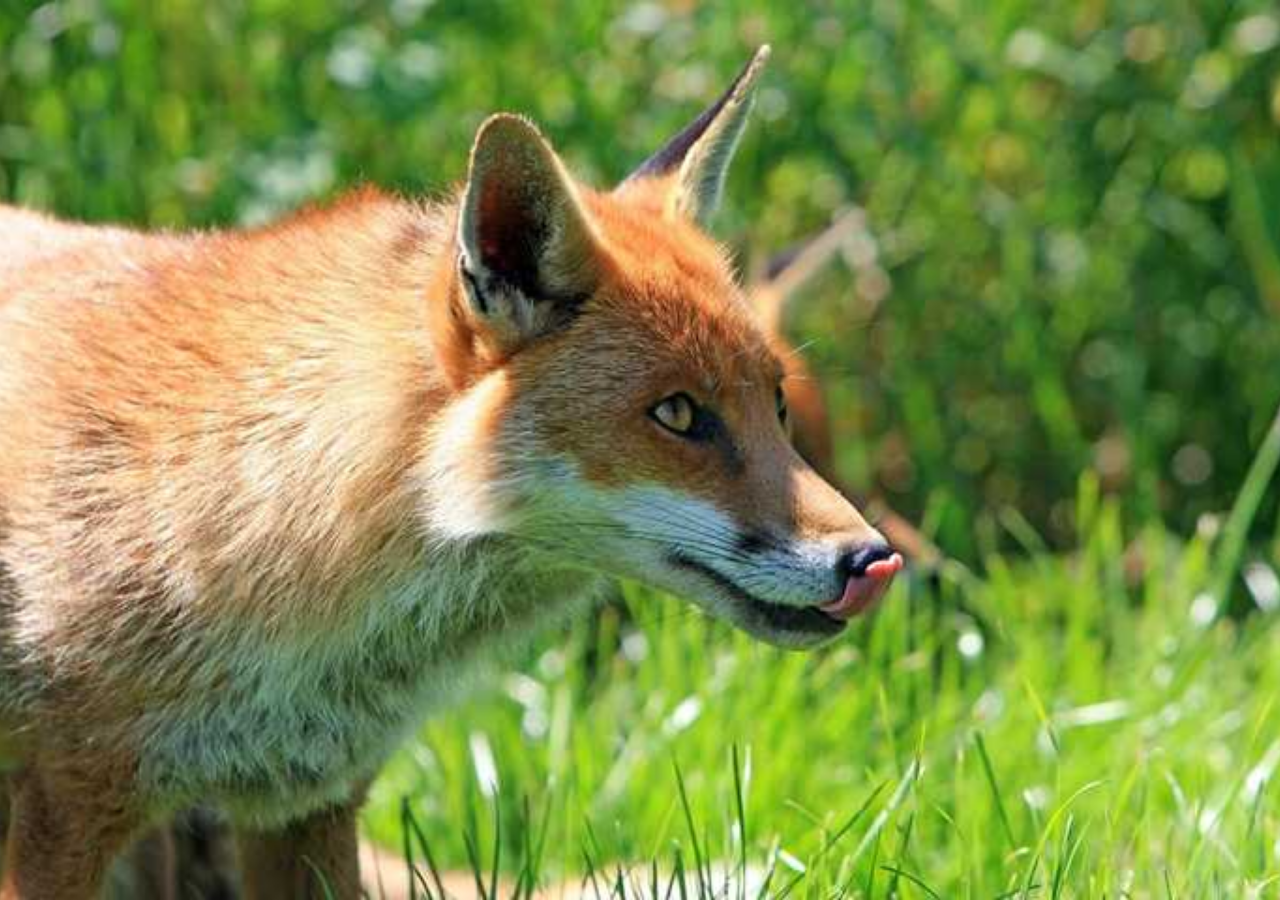
<file: index.html>
<!DOCTYPE html>
<html>
  <head>
    <meta charset="utf-8">
    <title>A2HS demo</title>
    <link href="style.css" rel="stylesheet">
    <script src="index.js" defer></script>
    <link rel="manifest" href="manifest.webmanifest">
  </head>
  <body>
    <img src="images/fox1.jpg" alt="a fox picture">
    <button class="add-button">Add to home screen</button>
  </body>
</html>
</file>
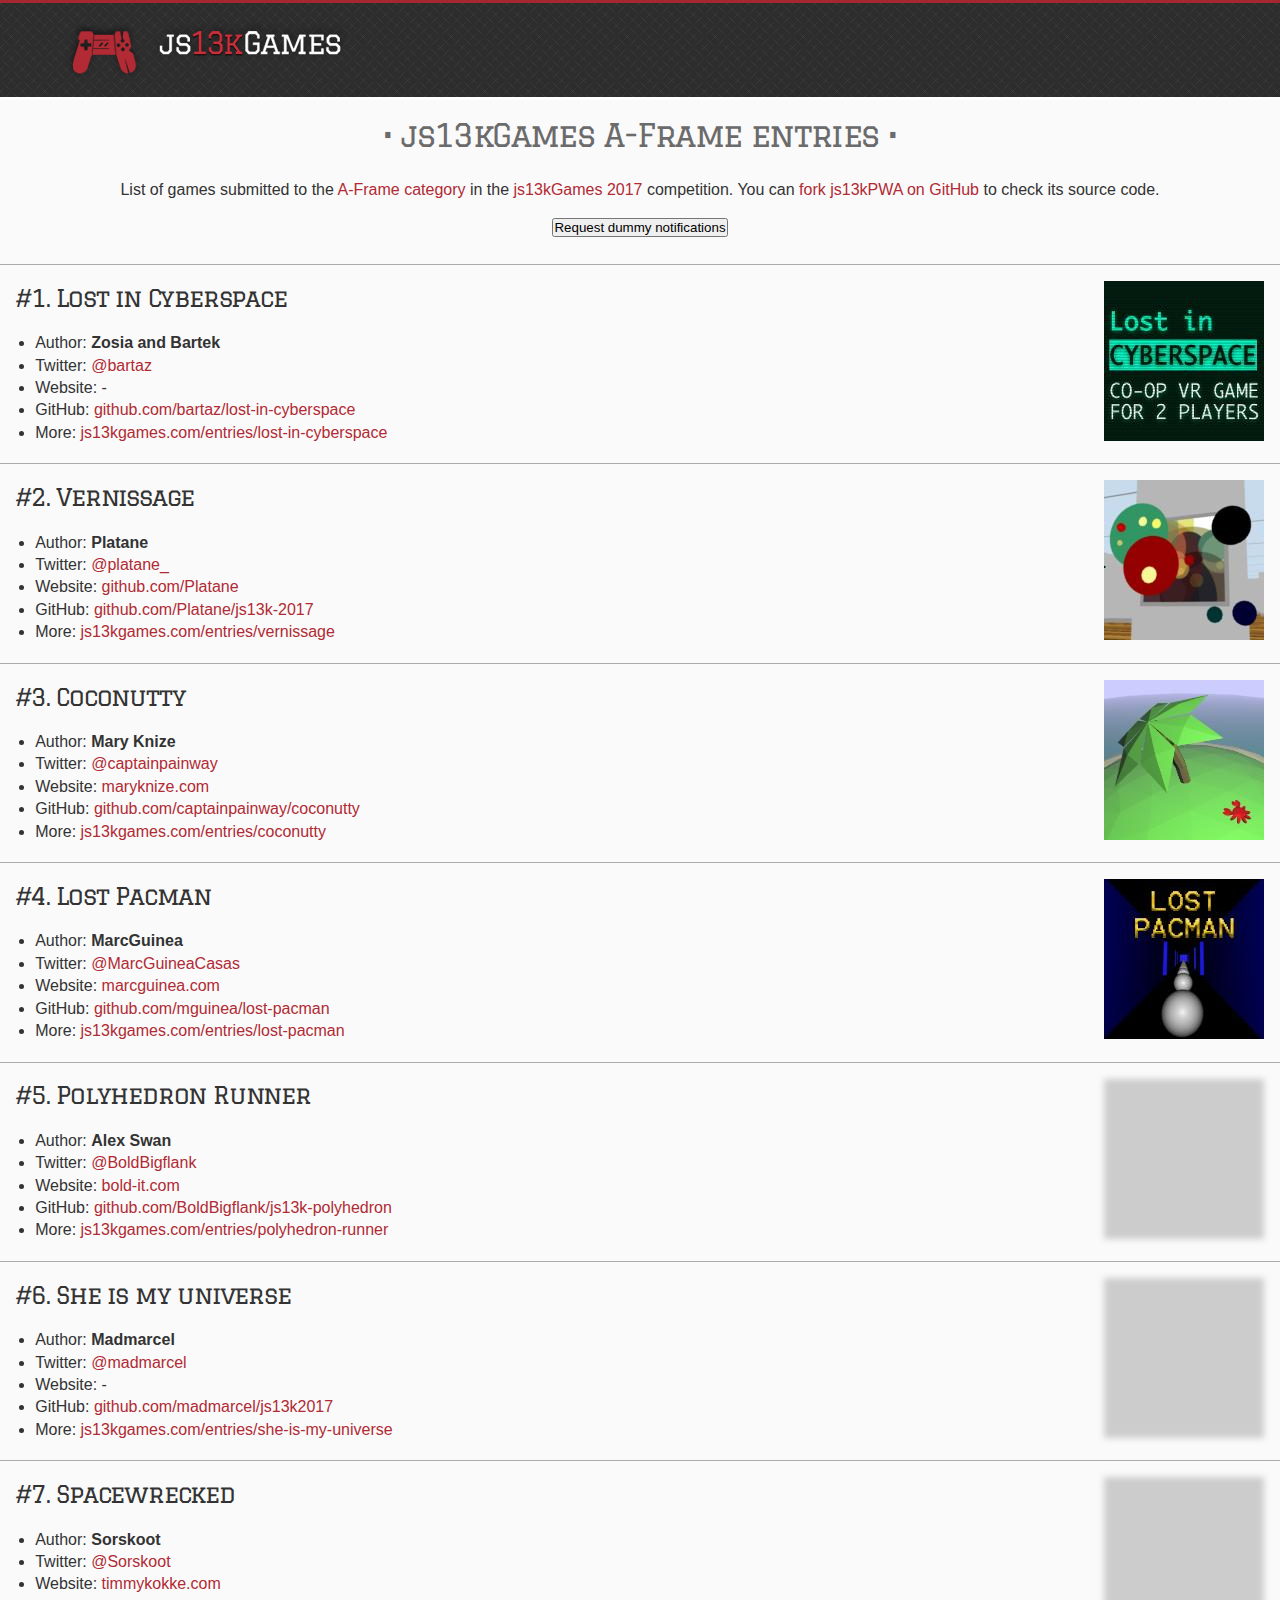
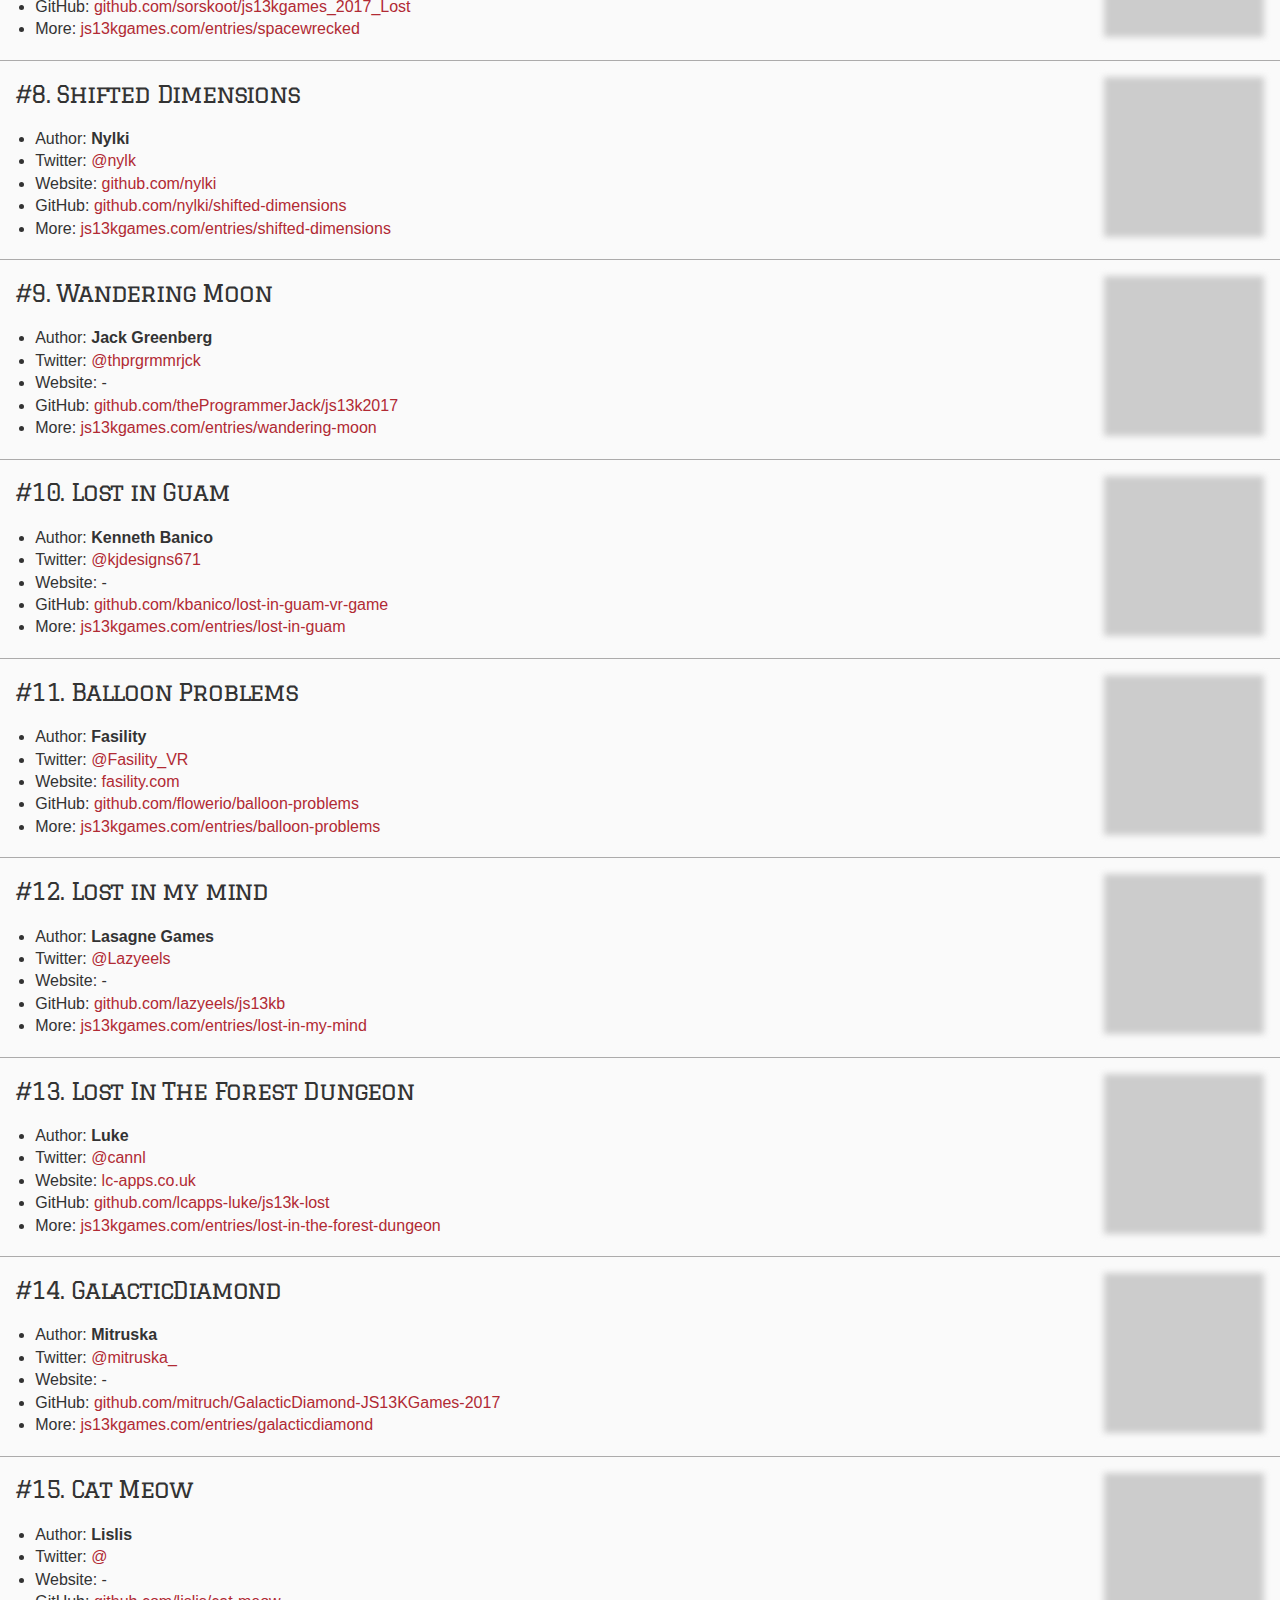
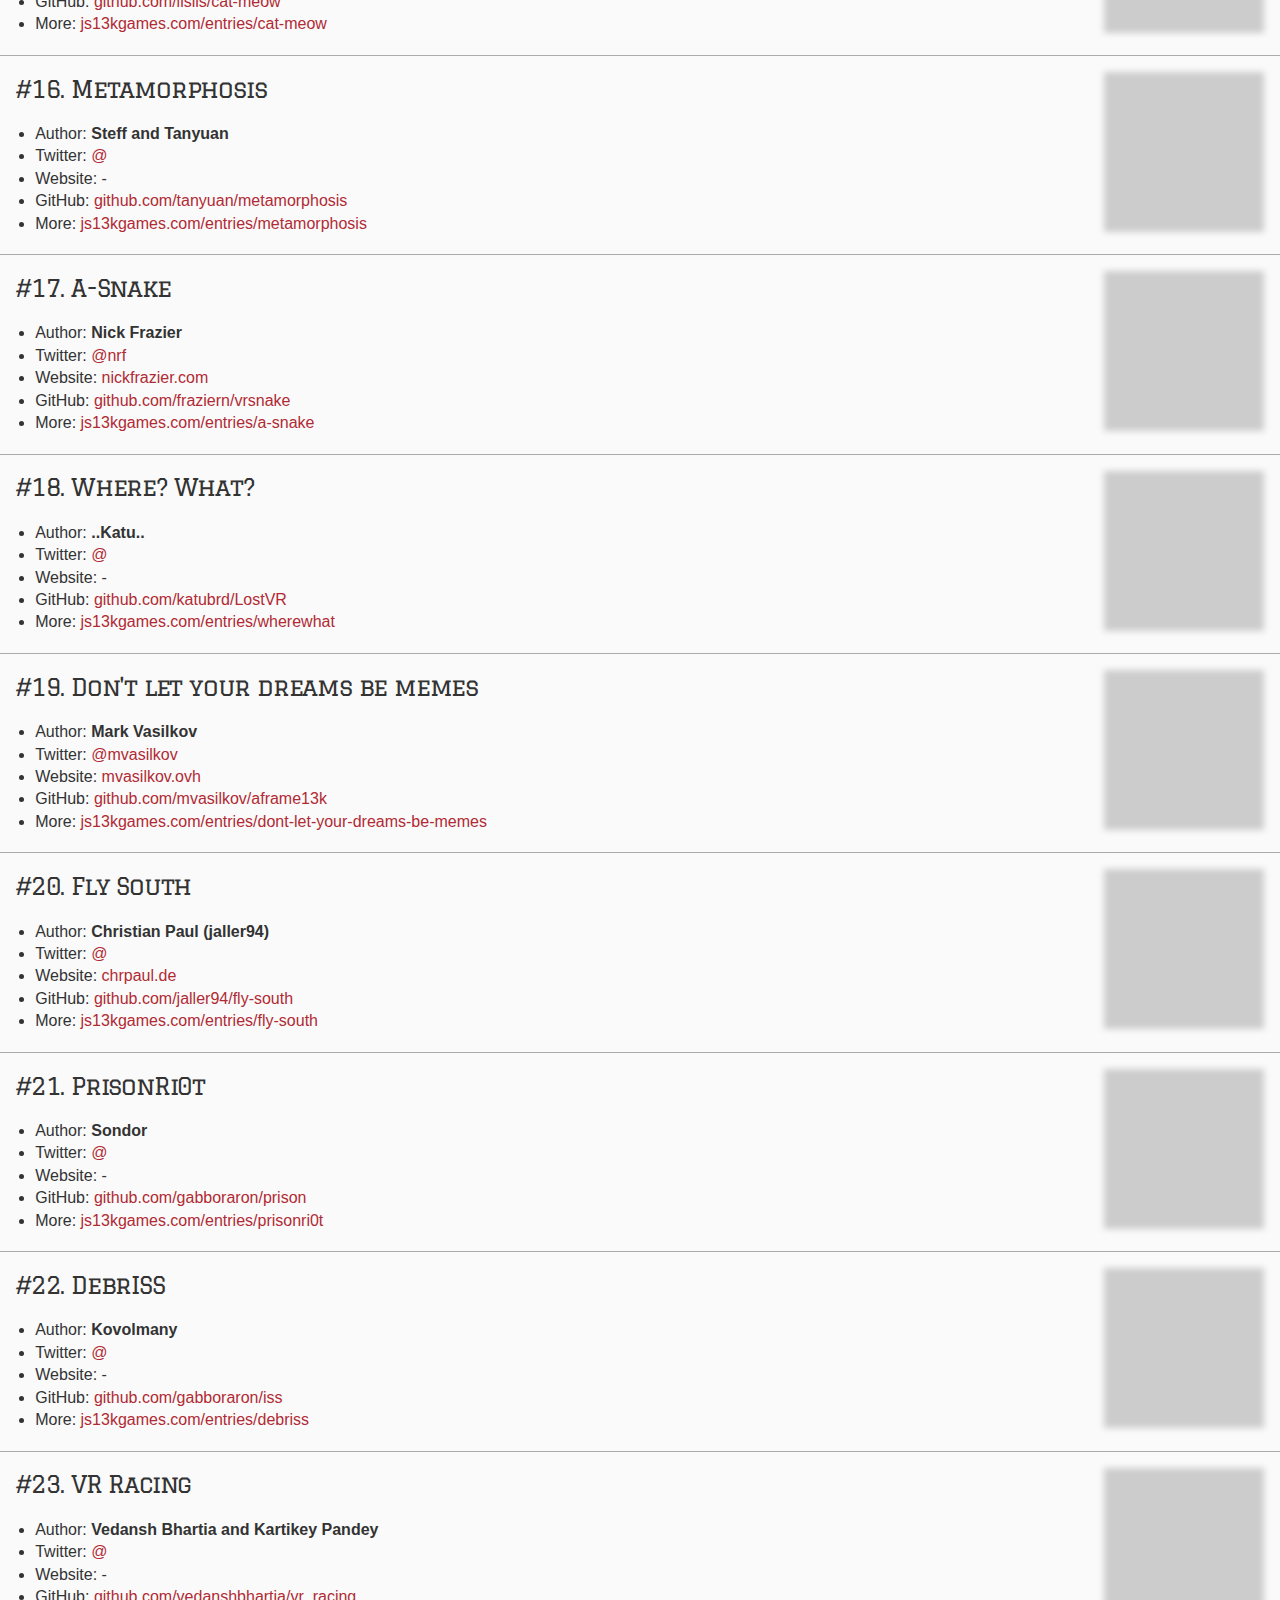
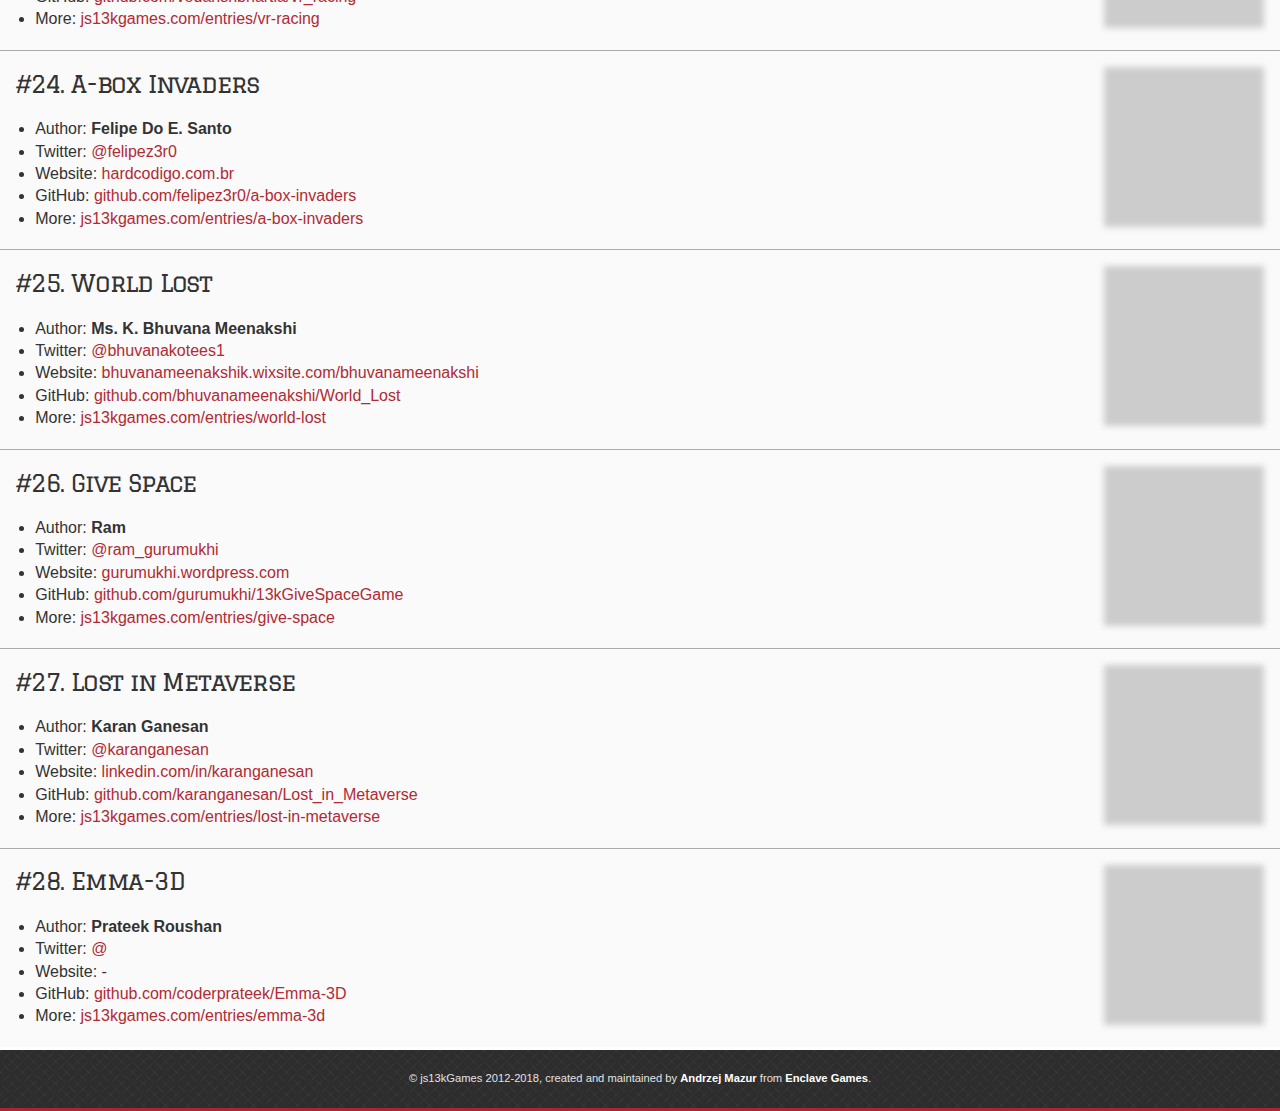
<file: pwa-examples-master/js13kpwa/index.html>
<!DOCTYPE html>
<html lang="en">
<head>
	<meta charset="utf-8">
	<title>js13kGames A-Frame entries</title>
	<meta name="description" content="A list of A-Frame entries submitted to the js13kGames 2017 competition, used as an example for the MDN articles about Progressive Web Apps.">
	<meta name="author" content="end3r">
	<meta name="theme-color" content="#B12A34">
	<meta name="viewport" content="width=device-width, initial-scale=1">
	<meta property="og:image" content="icons/icon-512.png">
	<link rel="shortcut icon" href="favicon.ico">
	<link rel="stylesheet" href="style.css">
	<link rel="manifest" href="js13kpwa.webmanifest">
	<script src="data/games.js" defer></script>
	<script src="app.js" defer></script>
</head>
<body>
<header>
	<p><a class="logo" href="http://js13kgames.com"><img src="img/js13kgames.png" alt="js13kGames"></a></p>
</header>
<main>
	<h1>js13kGames A-Frame entries</h1>
	<p class="description">List of games submitted to the <a href="http://js13kgames.com/aframe">A-Frame category</a> in the <a href="http://2017.js13kgames.com">js13kGames 2017</a> competition. You can <a href="https://github.com/mdn/pwa-examples/blob/master/js13kpwa">fork js13kPWA on GitHub</a> to check its source code.</p>
	<button id="notifications">Request dummy notifications</button>
	<section id="content"></section>
</main>
<footer>
	<p>&copy; js13kGames 2012-2018, created and maintained by <a href="http://end3r.com">Andrzej Mazur</a> from <a href="http://enclavegames.com">Enclave Games</a>.</p>
</footer>
</body>
</html>
</file>
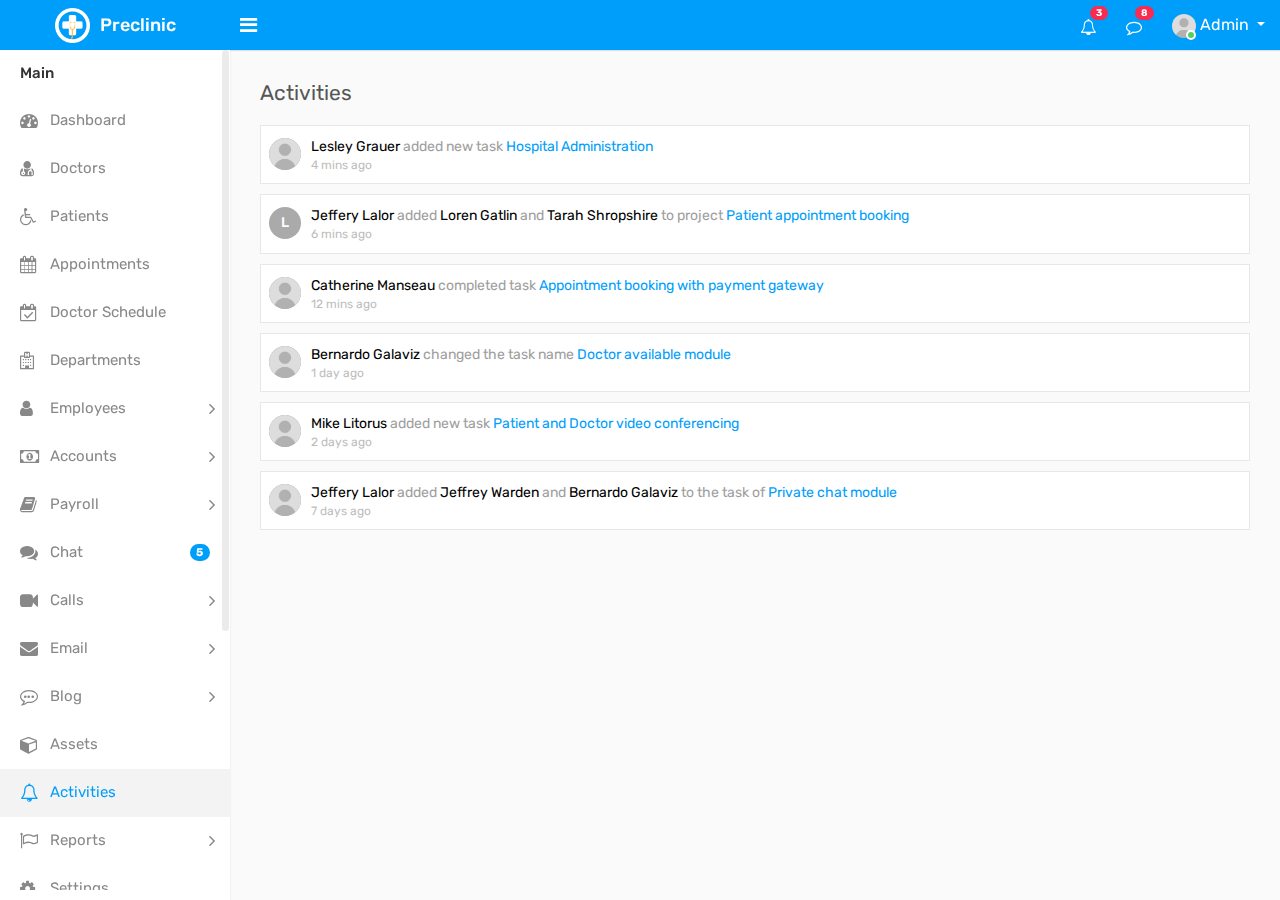
<file: a2hs/version/activities.html>
<!DOCTYPE html>
<html lang="en">


<!-- activities22:59-->
<head>
    <meta charset="utf-8">
    <meta name="viewport" content="width=device-width, initial-scale=1.0, user-scalable=0">
    <link rel="shortcut icon" type="image/x-icon" href="assets/img/favicon.ico">
    <title>Preclinic - Medical & Hospital - Bootstrap 4 Admin Template</title>
    <link rel="stylesheet" type="text/css" href="assets/css/bootstrap.min.css">
    <link rel="stylesheet" type="text/css" href="assets/css/font-awesome.min.css">
    <link rel="stylesheet" type="text/css" href="assets/css/style.css">
    <!--[if lt IE 9]>
		<script src="assets/js/html5shiv.min.js"></script>
		<script src="assets/js/respond.min.js"></script>
	<![endif]-->
</head>

<body>
    <div class="main-wrapper">
        <div class="header">
			<div class="header-left">
				<a href="index-2.html" class="logo">
					<img src="assets/img/logo.png" width="35" height="35" alt=""> <span>Preclinic</span>
				</a>
			</div>
			<a id="toggle_btn" href="javascript:void(0);"><i class="fa fa-bars"></i></a>
            <a id="mobile_btn" class="mobile_btn float-left" href="#sidebar"><i class="fa fa-bars"></i></a>
            <ul class="nav user-menu float-right">
                <li class="nav-item dropdown">
                    <a href="#" class="dropdown-toggle nav-link" data-toggle="dropdown"><i class="fa fa-bell-o"></i> <span class="badge badge-pill bg-danger float-right">3</span></a>
                    <div class="dropdown-menu notifications">
                        <div class="topnav-dropdown-header">
                            <span>Notifications</span>
                        </div>
                        <div class="drop-scroll">
                            <ul class="notification-list">
                                <li class="notification-message">
                                    <a href="activities.html">
                                        <div class="media">
											<span class="avatar">
												<img alt="John Doe" src="assets/img/user.jpg" class="img-fluid rounded-circle">
											</span>
											<div class="media-body">
												<p class="noti-details"><span class="noti-title">John Doe</span> added new task <span class="noti-title">Patient appointment booking</span></p>
												<p class="noti-time"><span class="notification-time">4 mins ago</span></p>
											</div>
                                        </div>
                                    </a>
                                </li>
                                <li class="notification-message">
                                    <a href="activities.html">
                                        <div class="media">
											<span class="avatar">V</span>
											<div class="media-body">
												<p class="noti-details"><span class="noti-title">Tarah Shropshire</span> changed the task name <span class="noti-title">Appointment booking with payment gateway</span></p>
												<p class="noti-time"><span class="notification-time">6 mins ago</span></p>
											</div>
                                        </div>
                                    </a>
                                </li>
                                <li class="notification-message">
                                    <a href="activities.html">
                                        <div class="media">
											<span class="avatar">L</span>
											<div class="media-body">
												<p class="noti-details"><span class="noti-title">Misty Tison</span> added <span class="noti-title">Domenic Houston</span> and <span class="noti-title">Claire Mapes</span> to project <span class="noti-title">Doctor available module</span></p>
												<p class="noti-time"><span class="notification-time">8 mins ago</span></p>
											</div>
                                        </div>
                                    </a>
                                </li>
                                <li class="notification-message">
                                    <a href="activities.html">
                                        <div class="media">
											<span class="avatar">G</span>
											<div class="media-body">
												<p class="noti-details"><span class="noti-title">Rolland Webber</span> completed task <span class="noti-title">Patient and Doctor video conferencing</span></p>
												<p class="noti-time"><span class="notification-time">12 mins ago</span></p>
											</div>
                                        </div>
                                    </a>
                                </li>
                                <li class="notification-message">
                                    <a href="activities.html">
                                        <div class="media">
											<span class="avatar">V</span>
											<div class="media-body">
												<p class="noti-details"><span class="noti-title">Bernardo Galaviz</span> added new task <span class="noti-title">Private chat module</span></p>
												<p class="noti-time"><span class="notification-time">2 days ago</span></p>
											</div>
                                        </div>
                                    </a>
                                </li>
                            </ul>
                        </div>
                        <div class="topnav-dropdown-footer">
                            <a href="activities.html">View all Notifications</a>
                        </div>
                    </div>
                </li>
                <li class="nav-item dropdown">
                    <a href="javascript:void(0);" id="open_msg_box" class="hasnotifications nav-link"><i class="fa fa-comment-o"></i> <span class="badge badge-pill bg-danger float-right">8</span></a>
                </li>
                <li class="nav-item dropdown has-arrow">
                    <a href="#" class="dropdown-toggle nav-link user-link" data-toggle="dropdown">
                        <span class="user-img"><img class="rounded-circle" src="assets/img/user.jpg" width="40" alt="Admin">
							<span class="status online"></span></span>
                        <span>Admin</span>
                    </a>
					<div class="dropdown-menu">
						<a class="dropdown-item" href="profile.html">My Profile</a>
						<a class="dropdown-item" href="edit-profile.html">Edit Profile</a>
						<a class="dropdown-item" href="settings.html">Settings</a>
						<a class="dropdown-item" href="login.html">Logout</a>
					</div>
                </li>
            </ul>
            <div class="dropdown mobile-user-menu float-right">
                <a href="#" class="nav-link dropdown-toggle" data-toggle="dropdown" aria-expanded="false"><i class="fa fa-ellipsis-v"></i></a>
                <div class="dropdown-menu dropdown-menu-right">
                    <a class="dropdown-item" href="profile.html">My Profile</a>
                    <a class="dropdown-item" href="edit-profile.html">Edit Profile</a>
                    <a class="dropdown-item" href="settings.html">Settings</a>
                    <a class="dropdown-item" href="login.html">Logout</a>
                </div>
            </div>
        </div>
        <div class="sidebar" id="sidebar">
            <div class="sidebar-inner slimscroll">
                <div id="sidebar-menu" class="sidebar-menu">
                    <ul>
                        <li class="menu-title">Main</li>
                        <li>
                            <a href="index-2.html"><i class="fa fa-dashboard"></i> <span>Dashboard</span></a>
                        </li>
						<li>
                            <a href="doctors.html"><i class="fa fa-user-md"></i> <span>Doctors</span></a>
                        </li>
                        <li>
                            <a href="patients.html"><i class="fa fa-wheelchair"></i> <span>Patients</span></a>
                        </li>
                        <li>
                            <a href="appointments.html"><i class="fa fa-calendar"></i> <span>Appointments</span></a>
                        </li>
                        <li>
                            <a href="schedule.html"><i class="fa fa-calendar-check-o"></i> <span>Doctor Schedule</span></a>
                        </li>
                        <li>
                            <a href="departments.html"><i class="fa fa-hospital-o"></i> <span>Departments</span></a>
                        </li>
						<li class="submenu">
							<a href="#"><i class="fa fa-user"></i> <span> Employees </span> <span class="menu-arrow"></span></a>
							<ul style="display: none;">
								<li><a href="employees.html">Employees List</a></li>
								<li><a href="leaves.html">Leaves</a></li>
								<li><a href="holidays.html">Holidays</a></li>
								<li><a href="attendance.html">Attendance</a></li>
							</ul>
						</li>
						<li class="submenu">
							<a href="#"><i class="fa fa-money"></i> <span> Accounts </span> <span class="menu-arrow"></span></a>
							<ul style="display: none;">
								<li><a href="invoices.html">Invoices</a></li>
								<li><a href="payments.html">Payments</a></li>
								<li><a href="expenses.html">Expenses</a></li>
								<li><a href="taxes.html">Taxes</a></li>
								<li><a href="provident-fund.html">Provident Fund</a></li>
							</ul>
						</li>
						<li class="submenu">
							<a href="#"><i class="fa fa-book"></i> <span> Payroll </span> <span class="menu-arrow"></span></a>
							<ul style="display: none;">
								<li><a href="salary.html"> Employee Salary </a></li>
								<li><a href="salary-view.html"> Payslip </a></li>
							</ul>
						</li>
                        <li>
                            <a href="chat.html"><i class="fa fa-comments"></i> <span>Chat</span> <span class="badge badge-pill bg-primary float-right">5</span></a>
                        </li>
                        <li class="submenu">
                            <a href="#"><i class="fa fa-video-camera camera"></i> <span> Calls</span> <span class="menu-arrow"></span></a>
                            <ul style="display: none;">
                                <li><a href="voice-call.html">Voice Call</a></li>
                                <li><a href="video-call.html">Video Call</a></li>
                                <li><a href="incoming-call.html">Incoming Call</a></li>
                            </ul>
                        </li>
                        <li class="submenu">
                            <a href="#"><i class="fa fa-envelope"></i> <span> Email</span> <span class="menu-arrow"></span></a>
                            <ul style="display: none;">
                                <li><a href="compose.html">Compose Mail</a></li>
                                <li><a href="inbox.html">Inbox</a></li>
                                <li><a href="mail-view.html">Mail View</a></li>
                            </ul>
                        </li>
                        <li class="submenu">
                            <a href="#"><i class="fa fa-commenting-o"></i> <span> Blog</span> <span class="menu-arrow"></span></a>
                            <ul style="display: none;">
                                <li><a href="blog.html">Blog</a></li>
                                <li><a href="blog-details.html">Blog View</a></li>
                                <li><a href="add-blog.html">Add Blog</a></li>
                                <li><a href="edit-blog.html">Edit Blog</a></li>
                            </ul>
                        </li>
						<li>
							<a href="assets.html"><i class="fa fa-cube"></i> <span>Assets</span></a>
						</li>
						<li class="active">
							<a href="activities.html"><i class="fa fa-bell-o"></i> <span>Activities</span></a>
						</li>
						<li class="submenu">
							<a href="#"><i class="fa fa-flag-o"></i> <span> Reports </span> <span class="menu-arrow"></span></a>
							<ul style="display: none;">
								<li><a href="expense-reports.html"> Expense Report </a></li>
								<li><a href="invoice-reports.html"> Invoice Report </a></li>
							</ul>
						</li>
                        <li>
                            <a href="settings.html"><i class="fa fa-cog"></i> <span>Settings</span></a>
                        </li>
                        <li class="menu-title">UI Elements</li>
                        <li class="submenu">
                            <a href="#"><i class="fa fa-laptop"></i> <span> Components</span> <span class="menu-arrow"></span></a>
                            <ul style="display: none;">
                                <li><a href="uikit.html">UI Kit</a></li>
                                <li><a href="typography.html">Typography</a></li>
                                <li><a href="tabs.html">Tabs</a></li>
                            </ul>
                        </li>
                        <li class="submenu">
                            <a href="#"><i class="fa fa-edit"></i> <span> Forms</span> <span class="menu-arrow"></span></a>
                            <ul style="display: none;">
                                <li><a href="form-basic-inputs.html">Basic Inputs</a></li>
                                <li><a href="form-input-groups.html">Input Groups</a></li>
                                <li><a href="form-horizontal.html">Horizontal Form</a></li>
                                <li><a href="form-vertical.html">Vertical Form</a></li>
                            </ul>
                        </li>
                        <li class="submenu">
                            <a href="#"><i class="fa fa-table"></i> <span> Tables</span> <span class="menu-arrow"></span></a>
                            <ul style="display: none;">
                                <li><a href="tables-basic.html">Basic Tables</a></li>
                                <li><a href="tables-datatables.html">Data Table</a></li>
                            </ul>
                        </li>
                        <li>
                            <a href="calendar.html"><i class="fa fa-calendar"></i> <span>Calendar</span></a>
                        </li>
                        <li class="menu-title">Extras</li>
                        <li class="submenu">
                            <a href="#"><i class="fa fa-columns"></i> <span>Pages</span> <span class="menu-arrow"></span></a>
                            <ul style="display: none;">
                                <li><a href="login.html"> Login </a></li>
                                <li><a href="register.html"> Register </a></li>
                                <li><a href="forgot-password.html"> Forgot Password </a></li>
                                <li><a href="change-password2.html"> Change Password </a></li>
                                <li><a href="lock-screen.html"> Lock Screen </a></li>
                                <li><a href="profile.html"> Profile </a></li>
                                <li><a href="gallery.html"> Gallery </a></li>
                                <li><a href="error-404.html">404 Error </a></li>
                                <li><a href="error-500.html">500 Error </a></li>
                                <li><a href="blank-page.html"> Blank Page </a></li>
                            </ul>
                        </li>
                        <li class="submenu">
                            <a href="javascript:void(0);"><i class="fa fa-share-alt"></i> <span>Multi Level</span> <span class="menu-arrow"></span></a>
                            <ul style="display: none;">
                                <li class="submenu">
                                    <a href="javascript:void(0);"><span>Level 1</span> <span class="menu-arrow"></span></a>
                                    <ul style="display: none;">
                                        <li><a href="javascript:void(0);"><span>Level 2</span></a></li>
                                        <li class="submenu">
                                            <a href="javascript:void(0);"> <span> Level 2</span> <span class="menu-arrow"></span></a>
                                            <ul style="display: none;">
                                                <li><a href="javascript:void(0);">Level 3</a></li>
                                                <li><a href="javascript:void(0);">Level 3</a></li>
                                            </ul>
                                        </li>
                                        <li><a href="javascript:void(0);"><span>Level 2</span></a></li>
                                    </ul>
                                </li>
                                <li>
                                    <a href="javascript:void(0);"><span>Level 1</span></a>
                                </li>
                            </ul>
                        </li>
                    </ul>
                </div>
            </div>
        </div>
        <div class="page-wrapper">
            <div class="content">
                <div class="row">
                    <div class="col-sm-12">
                        <h4 class="page-title">Activities</h4>
                    </div>
                </div>
                <div class="row">
                    <div class="col-md-12">
                        <div class="activity">
                            <div class="activity-box">
                                <ul class="activity-list">
                                    <li>
                                        <div class="activity-user">
                                            <a href="profile.html" title="Lesley Grauer" data-toggle="tooltip" class="avatar">
                                                <img alt="Lesley Grauer" src="assets/img/user.jpg" class="img-fluid rounded-circle">
                                            </a>
                                        </div>
                                        <div class="activity-content">
                                            <div class="timeline-content">
                                                <a href="profile.html" class="name">Lesley Grauer</a> added new task <a href="#">Hospital Administration</a>
                                                <span class="time">4 mins ago</span>
                                            </div>
                                        </div>
										<a class="activity-delete" href="#" title="Delete">&times;</a>
                                    </li>
                                    <li>
                                        <div class="activity-user">
                                            <a href="profile.html" class="avatar" title="Jeffery Lalor" data-toggle="tooltip">L</a>
                                        </div>
                                        <div class="activity-content">
                                            <div class="timeline-content">
                                                <a href="profile.html" class="name">Jeffery Lalor</a> added <a href="profile.html" class="name">Loren Gatlin</a> and <a href="profile.html" class="name">Tarah Shropshire</a> to project <a href="#">Patient appointment booking</a>
                                                <span class="time">6 mins ago</span>
                                            </div>
                                        </div>
										<a class="activity-delete" href="#" title="Delete">&times;</a>
                                    </li>
                                    <li>
                                        <div class="activity-user">
                                            <a href="profile.html" title="Catherine Manseau" data-toggle="tooltip" class="avatar">
                                                <img alt="Catherine Manseau" src="assets/img/user.jpg" class="img-fluid rounded-circle">
                                            </a>
                                        </div>
                                        <div class="activity-content">
                                            <div class="timeline-content">
                                                <a href="profile.html" class="name">Catherine Manseau</a> completed task <a href="#">Appointment booking with payment gateway</a>
                                                <span class="time">12 mins ago</span>
                                            </div>
                                        </div>
										<a class="activity-delete" href="#" title="Delete">&times;</a>
                                    </li>
                                    <li>
                                        <div class="activity-user">
                                            <a href="#" title="Bernardo Galaviz" data-toggle="tooltip" class="avatar">
                                                <img alt="Bernardo Galaviz" src="assets/img/user.jpg" class="img-fluid rounded-circle">
                                            </a>
                                        </div>
                                        <div class="activity-content">
                                            <div class="timeline-content">
                                                <a href="profile.html" class="name">Bernardo Galaviz</a> changed the task name <a href="#">Doctor available module</a>
                                                <span class="time">1 day ago</span>
                                            </div>
                                        </div>
										<a class="activity-delete" href="#" title="Delete">&times;</a>
                                    </li>
                                    <li>
                                        <div class="activity-user">
                                            <a href="profile.html" title="Mike Litorus" data-toggle="tooltip" class="avatar">
                                                <img alt="Mike Litorus" src="assets/img/user.jpg" class="img-fluid rounded-circle">
                                            </a>
                                        </div>
                                        <div class="activity-content">
                                            <div class="timeline-content">
                                                <a href="profile.html" class="name">Mike Litorus</a> added new task <a href="#">Patient and Doctor video conferencing</a>
                                                <span class="time">2 days ago</span>
                                            </div>
                                        </div>
										<a class="activity-delete" href="#" title="Delete">&times;</a>
                                    </li>
                                    <li>
                                        <div class="activity-user">
                                            <a href="profile.html" title="Jeffery Lalor" data-toggle="tooltip" class="avatar">
                                                <img alt="Jeffery Lalor" src="assets/img/user.jpg" class="img-fluid rounded-circle">
                                            </a>
                                        </div>
                                        <div class="activity-content">
                                            <div class="timeline-content">
                                                <a href="profile.html" class="name">Jeffery Lalor</a> added <a href="profile.html" class="name">Jeffrey Warden</a> and <a href="profile.html" class="name">Bernardo Galaviz</a> to the task of <a href="#">Private chat module</a>
                                                <span class="time">7 days ago</span>
                                            </div>
                                        </div>
										<a class="activity-delete" href="#" title="Delete">&times;</a>
                                    </li>
                                </ul>
                            </div>
                        </div>
                    </div>
                </div>
            </div>
            <div class="notification-box">
                <div class="msg-sidebar notifications msg-noti">
                    <div class="topnav-dropdown-header">
                        <span>Messages</span>
                    </div>
                    <div class="drop-scroll msg-list-scroll" id="msg_list">
                        <ul class="list-box">
                            <li>
                                <a href="chat.html">
                                    <div class="list-item">
                                        <div class="list-left">
                                            <span class="avatar">R</span>
                                        </div>
                                        <div class="list-body">
                                            <span class="message-author">Richard Miles </span>
                                            <span class="message-time">12:28 AM</span>
                                            <div class="clearfix"></div>
                                            <span class="message-content">Lorem ipsum dolor sit amet, consectetur adipiscing</span>
                                        </div>
                                    </div>
                                </a>
                            </li>
                            <li>
                                <a href="chat.html">
                                    <div class="list-item new-message">
                                        <div class="list-left">
                                            <span class="avatar">J</span>
                                        </div>
                                        <div class="list-body">
                                            <span class="message-author">John Doe</span>
                                            <span class="message-time">1 Aug</span>
                                            <div class="clearfix"></div>
                                            <span class="message-content">Lorem ipsum dolor sit amet, consectetur adipiscing</span>
                                        </div>
                                    </div>
                                </a>
                            </li>
                            <li>
                                <a href="chat.html">
                                    <div class="list-item">
                                        <div class="list-left">
                                            <span class="avatar">T</span>
                                        </div>
                                        <div class="list-body">
                                            <span class="message-author"> Tarah Shropshire </span>
                                            <span class="message-time">12:28 AM</span>
                                            <div class="clearfix"></div>
                                            <span class="message-content">Lorem ipsum dolor sit amet, consectetur adipiscing</span>
                                        </div>
                                    </div>
                                </a>
                            </li>
                            <li>
                                <a href="chat.html">
                                    <div class="list-item">
                                        <div class="list-left">
                                            <span class="avatar">M</span>
                                        </div>
                                        <div class="list-body">
                                            <span class="message-author">Mike Litorus</span>
                                            <span class="message-time">12:28 AM</span>
                                            <div class="clearfix"></div>
                                            <span class="message-content">Lorem ipsum dolor sit amet, consectetur adipiscing</span>
                                        </div>
                                    </div>
                                </a>
                            </li>
                            <li>
                                <a href="chat.html">
                                    <div class="list-item">
                                        <div class="list-left">
                                            <span class="avatar">C</span>
                                        </div>
                                        <div class="list-body">
                                            <span class="message-author"> Catherine Manseau </span>
                                            <span class="message-time">12:28 AM</span>
                                            <div class="clearfix"></div>
                                            <span class="message-content">Lorem ipsum dolor sit amet, consectetur adipiscing</span>
                                        </div>
                                    </div>
                                </a>
                            </li>
                            <li>
                                <a href="chat.html">
                                    <div class="list-item">
                                        <div class="list-left">
                                            <span class="avatar">D</span>
                                        </div>
                                        <div class="list-body">
                                            <span class="message-author"> Domenic Houston </span>
                                            <span class="message-time">12:28 AM</span>
                                            <div class="clearfix"></div>
                                            <span class="message-content">Lorem ipsum dolor sit amet, consectetur adipiscing</span>
                                        </div>
                                    </div>
                                </a>
                            </li>
                            <li>
                                <a href="chat.html">
                                    <div class="list-item">
                                        <div class="list-left">
                                            <span class="avatar">B</span>
                                        </div>
                                        <div class="list-body">
                                            <span class="message-author"> Buster Wigton </span>
                                            <span class="message-time">12:28 AM</span>
                                            <div class="clearfix"></div>
                                            <span class="message-content">Lorem ipsum dolor sit amet, consectetur adipiscing</span>
                                        </div>
                                    </div>
                                </a>
                            </li>
                            <li>
                                <a href="chat.html">
                                    <div class="list-item">
                                        <div class="list-left">
                                            <span class="avatar">R</span>
                                        </div>
                                        <div class="list-body">
                                            <span class="message-author"> Rolland Webber </span>
                                            <span class="message-time">12:28 AM</span>
                                            <div class="clearfix"></div>
                                            <span class="message-content">Lorem ipsum dolor sit amet, consectetur adipiscing</span>
                                        </div>
                                    </div>
                                </a>
                            </li>
                            <li>
                                <a href="chat.html">
                                    <div class="list-item">
                                        <div class="list-left">
                                            <span class="avatar">C</span>
                                        </div>
                                        <div class="list-body">
                                            <span class="message-author"> Claire Mapes </span>
                                            <span class="message-time">12:28 AM</span>
                                            <div class="clearfix"></div>
                                            <span class="message-content">Lorem ipsum dolor sit amet, consectetur adipiscing</span>
                                        </div>
                                    </div>
                                </a>
                            </li>
                            <li>
                                <a href="chat.html">
                                    <div class="list-item">
                                        <div class="list-left">
                                            <span class="avatar">M</span>
                                        </div>
                                        <div class="list-body">
                                            <span class="message-author">Melita Faucher</span>
                                            <span class="message-time">12:28 AM</span>
                                            <div class="clearfix"></div>
                                            <span class="message-content">Lorem ipsum dolor sit amet, consectetur adipiscing</span>
                                        </div>
                                    </div>
                                </a>
                            </li>
                            <li>
                                <a href="chat.html">
                                    <div class="list-item">
                                        <div class="list-left">
                                            <span class="avatar">J</span>
                                        </div>
                                        <div class="list-body">
                                            <span class="message-author">Jeffery Lalor</span>
                                            <span class="message-time">12:28 AM</span>
                                            <div class="clearfix"></div>
                                            <span class="message-content">Lorem ipsum dolor sit amet, consectetur adipiscing</span>
                                        </div>
                                    </div>
                                </a>
                            </li>
                            <li>
                                <a href="chat.html">
                                    <div class="list-item">
                                        <div class="list-left">
                                            <span class="avatar">L</span>
                                        </div>
                                        <div class="list-body">
                                            <span class="message-author">Loren Gatlin</span>
                                            <span class="message-time">12:28 AM</span>
                                            <div class="clearfix"></div>
                                            <span class="message-content">Lorem ipsum dolor sit amet, consectetur adipiscing</span>
                                        </div>
                                    </div>
                                </a>
                            </li>
                            <li>
                                <a href="chat.html">
                                    <div class="list-item">
                                        <div class="list-left">
                                            <span class="avatar">T</span>
                                        </div>
                                        <div class="list-body">
                                            <span class="message-author">Tarah Shropshire</span>
                                            <span class="message-time">12:28 AM</span>
                                            <div class="clearfix"></div>
                                            <span class="message-content">Lorem ipsum dolor sit amet, consectetur adipiscing</span>
                                        </div>
                                    </div>
                                </a>
                            </li>
                        </ul>
                    </div>
                    <div class="topnav-dropdown-footer">
                        <a href="chat.html">See all messages</a>
                    </div>
                </div>
            </div>
        </div>
    </div>
    <div class="sidebar-overlay" data-reff=""></div>
    <script src="assets/js/jquery-3.2.1.min.js"></script>
	<script src="assets/js/popper.min.js"></script>
    <script src="assets/js/bootstrap.min.js"></script>
    <script src="assets/js/jquery.slimscroll.js"></script>
    <script src="assets/js/app.js"></script>
</body>


<!-- activities22:59-->
</html>
</file>
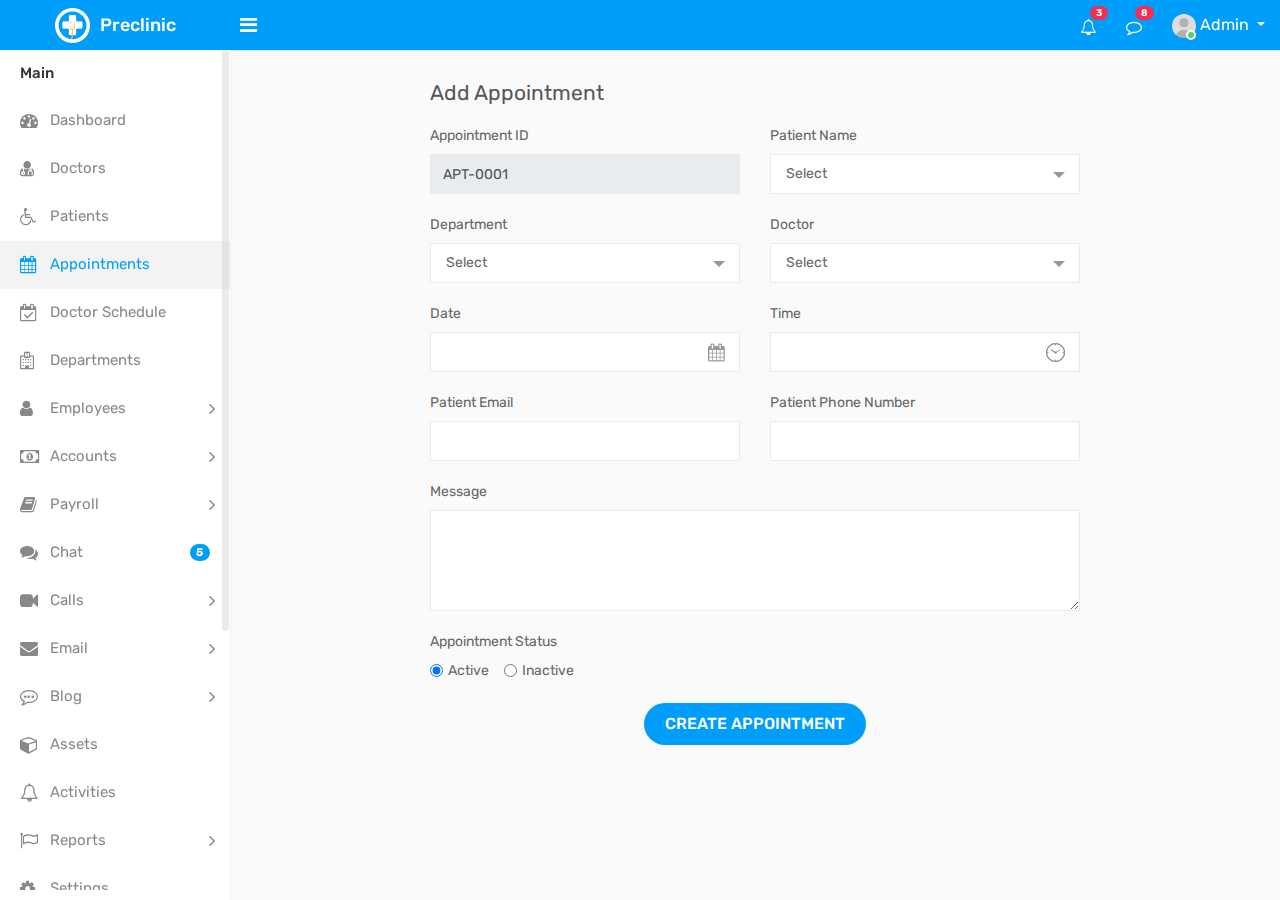
<file: a2hs/version/add-appointment.html>
<!DOCTYPE html>
<html lang="en">


<!-- add-appointment24:07-->
<head>
    <meta charset="utf-8">
    <meta name="viewport" content="width=device-width, initial-scale=1.0, user-scalable=0">
    <link rel="shortcut icon" type="image/x-icon" href="assets/img/favicon.ico">
    <title>Preclinic - Medical & Hospital - Bootstrap 4 Admin Template</title>
    <link rel="stylesheet" type="text/css" href="assets/css/bootstrap.min.css">
    <link rel="stylesheet" type="text/css" href="assets/css/font-awesome.min.css">
    <link rel="stylesheet" type="text/css" href="assets/css/select2.min.css">
    <link rel="stylesheet" type="text/css" href="assets/css/bootstrap-datetimepicker.min.css">
    <link rel="stylesheet" type="text/css" href="assets/css/style.css">
    <!--[if lt IE 9]>
		<script src="assets/js/html5shiv.min.js"></script>
		<script src="assets/js/respond.min.js"></script>
	<![endif]-->
</head>

<body>
    <div class="main-wrapper">
        <div class="header">
			<div class="header-left">
				<a href="index-2.html" class="logo">
					<img src="assets/img/logo.png" width="35" height="35" alt=""> <span>Preclinic</span>
				</a>
			</div>
			<a id="toggle_btn" href="javascript:void(0);"><i class="fa fa-bars"></i></a>
            <a id="mobile_btn" class="mobile_btn float-left" href="#sidebar"><i class="fa fa-bars"></i></a>
            <ul class="nav user-menu float-right">
                <li class="nav-item dropdown d-none d-sm-block">
                    <a href="#" class="dropdown-toggle nav-link" data-toggle="dropdown"><i class="fa fa-bell-o"></i> <span class="badge badge-pill bg-danger float-right">3</span></a>
                    <div class="dropdown-menu notifications">
                        <div class="topnav-dropdown-header">
                            <span>Notifications</span>
                        </div>
                        <div class="drop-scroll">
                            <ul class="notification-list">
                                <li class="notification-message">
                                    <a href="activities.html">
                                        <div class="media">
											<span class="avatar">
												<img alt="John Doe" src="assets/img/user.jpg" class="img-fluid rounded-circle">
											</span>
											<div class="media-body">
												<p class="noti-details"><span class="noti-title">John Doe</span> added new task <span class="noti-title">Patient appointment booking</span></p>
												<p class="noti-time"><span class="notification-time">4 mins ago</span></p>
											</div>
                                        </div>
                                    </a>
                                </li>
                                <li class="notification-message">
                                    <a href="activities.html">
                                        <div class="media">
											<span class="avatar">V</span>
											<div class="media-body">
												<p class="noti-details"><span class="noti-title">Tarah Shropshire</span> changed the task name <span class="noti-title">Appointment booking with payment gateway</span></p>
												<p class="noti-time"><span class="notification-time">6 mins ago</span></p>
											</div>
                                        </div>
                                    </a>
                                </li>
                                <li class="notification-message">
                                    <a href="activities.html">
                                        <div class="media">
											<span class="avatar">L</span>
											<div class="media-body">
												<p class="noti-details"><span class="noti-title">Misty Tison</span> added <span class="noti-title">Domenic Houston</span> and <span class="noti-title">Claire Mapes</span> to project <span class="noti-title">Doctor available module</span></p>
												<p class="noti-time"><span class="notification-time">8 mins ago</span></p>
											</div>
                                        </div>
                                    </a>
                                </li>
                                <li class="notification-message">
                                    <a href="activities.html">
                                        <div class="media">
											<span class="avatar">G</span>
											<div class="media-body">
												<p class="noti-details"><span class="noti-title">Rolland Webber</span> completed task <span class="noti-title">Patient and Doctor video conferencing</span></p>
												<p class="noti-time"><span class="notification-time">12 mins ago</span></p>
											</div>
                                        </div>
                                    </a>
                                </li>
                                <li class="notification-message">
                                    <a href="activities.html">
                                        <div class="media">
											<span class="avatar">V</span>
											<div class="media-body">
												<p class="noti-details"><span class="noti-title">Bernardo Galaviz</span> added new task <span class="noti-title">Private chat module</span></p>
												<p class="noti-time"><span class="notification-time">2 days ago</span></p>
											</div>
                                        </div>
                                    </a>
                                </li>
                            </ul>
                        </div>
                        <div class="topnav-dropdown-footer">
                            <a href="activities.html">View all Notifications</a>
                        </div>
                    </div>
                </li>
                <li class="nav-item dropdown d-none d-sm-block">
                    <a href="javascript:void(0);" id="open_msg_box" class="hasnotifications nav-link"><i class="fa fa-comment-o"></i> <span class="badge badge-pill bg-danger float-right">8</span></a>
                </li>
                <li class="nav-item dropdown has-arrow">
                    <a href="#" class="dropdown-toggle nav-link user-link" data-toggle="dropdown">
                        <span class="user-img"><img class="rounded-circle" src="assets/img/user.jpg" width="40" alt="Admin">
							<span class="status online"></span></span>
                        <span>Admin</span>
                    </a>
					<div class="dropdown-menu">
						<a class="dropdown-item" href="profile.html">My Profile</a>
						<a class="dropdown-item" href="edit-profile.html">Edit Profile</a>
						<a class="dropdown-item" href="settings.html">Settings</a>
						<a class="dropdown-item" href="login.html">Logout</a>
					</div>
                </li>
            </ul>
            <div class="dropdown mobile-user-menu float-right">
                <a href="#" class="nav-link dropdown-toggle" data-toggle="dropdown" aria-expanded="false"><i class="fa fa-ellipsis-v"></i></a>
                <div class="dropdown-menu dropdown-menu-right">
                    <a class="dropdown-item" href="profile.html">My Profile</a>
                    <a class="dropdown-item" href="edit-profile.html">Edit Profile</a>
                    <a class="dropdown-item" href="settings.html">Settings</a>
                    <a class="dropdown-item" href="login.html">Logout</a>
                </div>
            </div>
        </div>
        <div class="sidebar" id="sidebar">
            <div class="sidebar-inner slimscroll">
                <div id="sidebar-menu" class="sidebar-menu">
                    <ul>
                        <li class="menu-title">Main</li>
                        <li>
                            <a href="index-2.html"><i class="fa fa-dashboard"></i> <span>Dashboard</span></a>
                        </li>
						<li>
                            <a href="doctors.html"><i class="fa fa-user-md"></i> <span>Doctors</span></a>
                        </li>
                        <li>
                            <a href="patients.html"><i class="fa fa-wheelchair"></i> <span>Patients</span></a>
                        </li>
                        <li class="active">
                            <a href="appointments.html"><i class="fa fa-calendar"></i> <span>Appointments</span></a>
                        </li>
                        <li>
                            <a href="schedule.html"><i class="fa fa-calendar-check-o"></i> <span>Doctor Schedule</span></a>
                        </li>
                        <li>
                            <a href="departments.html"><i class="fa fa-hospital-o"></i> <span>Departments</span></a>
                        </li>
						<li class="submenu">
							<a href="#"><i class="fa fa-user"></i> <span> Employees </span> <span class="menu-arrow"></span></a>
							<ul style="display: none;">
								<li><a href="employees.html">Employees List</a></li>
								<li><a href="leaves.html">Leaves</a></li>
								<li><a href="holidays.html">Holidays</a></li>
								<li><a href="attendance.html">Attendance</a></li>
							</ul>
						</li>
						<li class="submenu">
							<a href="#"><i class="fa fa-money"></i> <span> Accounts </span> <span class="menu-arrow"></span></a>
							<ul style="display: none;">
								<li><a href="invoices.html">Invoices</a></li>
								<li><a href="payments.html">Payments</a></li>
								<li><a href="expenses.html">Expenses</a></li>
								<li><a href="taxes.html">Taxes</a></li>
								<li><a href="provident-fund.html">Provident Fund</a></li>
							</ul>
						</li>
						<li class="submenu">
							<a href="#"><i class="fa fa-book"></i> <span> Payroll </span> <span class="menu-arrow"></span></a>
							<ul style="display: none;">
								<li><a href="salary.html"> Employee Salary </a></li>
								<li><a href="salary-view.html"> Payslip </a></li>
							</ul>
						</li>
                        <li>
                            <a href="chat.html"><i class="fa fa-comments"></i> <span>Chat</span> <span class="badge badge-pill bg-primary float-right">5</span></a>
                        </li>
                        <li class="submenu">
                            <a href="#"><i class="fa fa-video-camera camera"></i> <span> Calls</span> <span class="menu-arrow"></span></a>
                            <ul style="display: none;">
                                <li><a href="voice-call.html">Voice Call</a></li>
                                <li><a href="video-call.html">Video Call</a></li>
                                <li><a href="incoming-call.html">Incoming Call</a></li>
                            </ul>
                        </li>
                        <li class="submenu">
                            <a href="#"><i class="fa fa-envelope"></i> <span> Email</span> <span class="menu-arrow"></span></a>
                            <ul style="display: none;">
                                <li><a href="compose.html">Compose Mail</a></li>
                                <li><a href="inbox.html">Inbox</a></li>
                                <li><a href="mail-view.html">Mail View</a></li>
                            </ul>
                        </li>
                        <li class="submenu">
                            <a href="#"><i class="fa fa-commenting-o"></i> <span> Blog</span> <span class="menu-arrow"></span></a>
                            <ul style="display: none;">
                                <li><a href="blog.html">Blog</a></li>
                                <li><a href="blog-details.html">Blog View</a></li>
                                <li><a href="add-blog.html">Add Blog</a></li>
                                <li><a href="edit-blog.html">Edit Blog</a></li>
                            </ul>
                        </li>
						<li>
							<a href="assets.html"><i class="fa fa-cube"></i> <span>Assets</span></a>
						</li>
						<li>
							<a href="activities.html"><i class="fa fa-bell-o"></i> <span>Activities</span></a>
						</li>
						<li class="submenu">
							<a href="#"><i class="fa fa-flag-o"></i> <span> Reports </span> <span class="menu-arrow"></span></a>
							<ul style="display: none;">
								<li><a href="expense-reports.html"> Expense Report </a></li>
								<li><a href="invoice-reports.html"> Invoice Report </a></li>
							</ul>
						</li>
                        <li>
                            <a href="settings.html"><i class="fa fa-cog"></i> <span>Settings</span></a>
                        </li>
                        <li class="menu-title">UI Elements</li>
                        <li class="submenu">
                            <a href="#"><i class="fa fa-laptop"></i> <span> Components</span> <span class="menu-arrow"></span></a>
                            <ul style="display: none;">
                                <li><a href="uikit.html">UI Kit</a></li>
                                <li><a href="typography.html">Typography</a></li>
                                <li><a href="tabs.html">Tabs</a></li>
                            </ul>
                        </li>
                        <li class="submenu">
                            <a href="#"><i class="fa fa-edit"></i> <span> Forms</span> <span class="menu-arrow"></span></a>
                            <ul style="display: none;">
                                <li><a href="form-basic-inputs.html">Basic Inputs</a></li>
                                <li><a href="form-input-groups.html">Input Groups</a></li>
                                <li><a href="form-horizontal.html">Horizontal Form</a></li>
                                <li><a href="form-vertical.html">Vertical Form</a></li>
                            </ul>
                        </li>
                        <li class="submenu">
                            <a href="#"><i class="fa fa-table"></i> <span> Tables</span> <span class="menu-arrow"></span></a>
                            <ul style="display: none;">
                                <li><a href="tables-basic.html">Basic Tables</a></li>
                                <li><a href="tables-datatables.html">Data Table</a></li>
                            </ul>
                        </li>
                        <li>
                            <a href="calendar.html"><i class="fa fa-calendar"></i> <span>Calendar</span></a>
                        </li>
                        <li class="menu-title">Extras</li>
                        <li class="submenu">
                            <a href="#"><i class="fa fa-columns"></i> <span>Pages</span> <span class="menu-arrow"></span></a>
                            <ul style="display: none;">
                                <li><a href="login.html"> Login </a></li>
                                <li><a href="register.html"> Register </a></li>
                                <li><a href="forgot-password.html"> Forgot Password </a></li>
                                <li><a href="change-password2.html"> Change Password </a></li>
                                <li><a href="lock-screen.html"> Lock Screen </a></li>
                                <li><a href="profile.html"> Profile </a></li>
                                <li><a href="gallery.html"> Gallery </a></li>
                                <li><a href="error-404.html">404 Error </a></li>
                                <li><a href="error-500.html">500 Error </a></li>
                                <li><a href="blank-page.html"> Blank Page </a></li>
                            </ul>
                        </li>
                        <li class="submenu">
                            <a href="javascript:void(0);"><i class="fa fa-share-alt"></i> <span>Multi Level</span> <span class="menu-arrow"></span></a>
                            <ul style="display: none;">
                                <li class="submenu">
                                    <a href="javascript:void(0);"><span>Level 1</span> <span class="menu-arrow"></span></a>
                                    <ul style="display: none;">
                                        <li><a href="javascript:void(0);"><span>Level 2</span></a></li>
                                        <li class="submenu">
                                            <a href="javascript:void(0);"> <span> Level 2</span> <span class="menu-arrow"></span></a>
                                            <ul style="display: none;">
                                                <li><a href="javascript:void(0);">Level 3</a></li>
                                                <li><a href="javascript:void(0);">Level 3</a></li>
                                            </ul>
                                        </li>
                                        <li><a href="javascript:void(0);"><span>Level 2</span></a></li>
                                    </ul>
                                </li>
                                <li>
                                    <a href="javascript:void(0);"><span>Level 1</span></a>
                                </li>
                            </ul>
                        </li>
                    </ul>
                </div>
            </div>
        </div>
        <div class="page-wrapper">
            <div class="content">
                <div class="row">
                    <div class="col-lg-8 offset-lg-2">
                        <h4 class="page-title">Add Appointment</h4>
                    </div>
                </div>
                <div class="row">
                    <div class="col-lg-8 offset-lg-2">
                        <form>
                            <div class="row">
                                <div class="col-md-6">
                                    <div class="form-group">
										<label>Appointment ID</label>
										<input class="form-control" type="text" value="APT-0001" readonly="">
									</div>
                                </div>
                                <div class="col-md-6">
									<div class="form-group">
										<label>Patient Name</label>
										<select class="select">
											<option>Select</option>
											<option>Jennifer Robinson</option>
											<option>Terry Baker</option>
										</select>
									</div>
                                </div>
                            </div>
                            <div class="row">
                                <div class="col-md-6">
                                    <div class="form-group">
                                        <label>Department</label>
                                        <select class="select">
                                            <option>Select</option>
                                            <option>Dentists</option>
                                            <option>Neurology</option>
                                            <option>Opthalmology</option>
                                            <option>Orthopedics</option>
                                            <option>Cancer Department</option>
                                            <option>ENT Department</option>
                                        </select>
                                    </div>
                                </div>
                                <div class="col-md-6">
                                    <div class="form-group">
                                        <label>Doctor</label>
                                        <select class="select">
											<option>Select</option>
											<option>Cristina Groves</option>
											<option>Marie Wells</option>
											<option>Henry Daniels</option>
                                        </select>
                                    </div>
                                </div>
                            </div>
                            <div class="row">
                                <div class="col-md-6">
                                    <div class="form-group">
                                        <label>Date</label>
                                        <div class="cal-icon">
                                            <input type="text" class="form-control datetimepicker">
                                        </div>
                                    </div>
                                </div>
                                <div class="col-md-6">
                                    <div class="form-group">
                                        <label>Time</label>
                                        <div class="time-icon">
                                            <input type="text" class="form-control" id="datetimepicker3">
                                        </div>
                                    </div>
                                </div>
                            </div>
                            <div class="row">
                                <div class="col-md-6">
                                    <div class="form-group">
                                        <label>Patient Email</label>
                                        <input class="form-control" type="email">
                                    </div>
                                </div>
                                <div class="col-md-6">
                                    <div class="form-group">
                                        <label>Patient Phone Number</label>
                                        <input class="form-control" type="text">
                                    </div>
                                </div>
                            </div>
                            <div class="form-group">
                                <label>Message</label>
                                <textarea cols="30" rows="4" class="form-control"></textarea>
                            </div>
                            <div class="form-group">
                                <label class="display-block">Appointment Status</label>
								<div class="form-check form-check-inline">
									<input class="form-check-input" type="radio" name="status" id="product_active" value="option1" checked>
									<label class="form-check-label" for="product_active">
									Active
									</label>
								</div>
								<div class="form-check form-check-inline">
									<input class="form-check-input" type="radio" name="status" id="product_inactive" value="option2">
									<label class="form-check-label" for="product_inactive">
									Inactive
									</label>
								</div>
                            </div>
                            <div class="m-t-20 text-center">
                                <button class="btn btn-primary submit-btn">Create Appointment</button>
                            </div>
                        </form>
                    </div>
                </div>
            </div>
			<div class="notification-box">
                <div class="msg-sidebar notifications msg-noti">
                    <div class="topnav-dropdown-header">
                        <span>Messages</span>
                    </div>
                    <div class="drop-scroll msg-list-scroll" id="msg_list">
                        <ul class="list-box">
                            <li>
                                <a href="chat.html">
                                    <div class="list-item">
                                        <div class="list-left">
                                            <span class="avatar">R</span>
                                        </div>
                                        <div class="list-body">
                                            <span class="message-author">Richard Miles </span>
                                            <span class="message-time">12:28 AM</span>
                                            <div class="clearfix"></div>
                                            <span class="message-content">Lorem ipsum dolor sit amet, consectetur adipiscing</span>
                                        </div>
                                    </div>
                                </a>
                            </li>
                            <li>
                                <a href="chat.html">
                                    <div class="list-item new-message">
                                        <div class="list-left">
                                            <span class="avatar">J</span>
                                        </div>
                                        <div class="list-body">
                                            <span class="message-author">John Doe</span>
                                            <span class="message-time">1 Aug</span>
                                            <div class="clearfix"></div>
                                            <span class="message-content">Lorem ipsum dolor sit amet, consectetur adipiscing</span>
                                        </div>
                                    </div>
                                </a>
                            </li>
                            <li>
                                <a href="chat.html">
                                    <div class="list-item">
                                        <div class="list-left">
                                            <span class="avatar">T</span>
                                        </div>
                                        <div class="list-body">
                                            <span class="message-author"> Tarah Shropshire </span>
                                            <span class="message-time">12:28 AM</span>
                                            <div class="clearfix"></div>
                                            <span class="message-content">Lorem ipsum dolor sit amet, consectetur adipiscing</span>
                                        </div>
                                    </div>
                                </a>
                            </li>
                            <li>
                                <a href="chat.html">
                                    <div class="list-item">
                                        <div class="list-left">
                                            <span class="avatar">M</span>
                                        </div>
                                        <div class="list-body">
                                            <span class="message-author">Mike Litorus</span>
                                            <span class="message-time">12:28 AM</span>
                                            <div class="clearfix"></div>
                                            <span class="message-content">Lorem ipsum dolor sit amet, consectetur adipiscing</span>
                                        </div>
                                    </div>
                                </a>
                            </li>
                            <li>
                                <a href="chat.html">
                                    <div class="list-item">
                                        <div class="list-left">
                                            <span class="avatar">C</span>
                                        </div>
                                        <div class="list-body">
                                            <span class="message-author"> Catherine Manseau </span>
                                            <span class="message-time">12:28 AM</span>
                                            <div class="clearfix"></div>
                                            <span class="message-content">Lorem ipsum dolor sit amet, consectetur adipiscing</span>
                                        </div>
                                    </div>
                                </a>
                            </li>
                            <li>
                                <a href="chat.html">
                                    <div class="list-item">
                                        <div class="list-left">
                                            <span class="avatar">D</span>
                                        </div>
                                        <div class="list-body">
                                            <span class="message-author"> Domenic Houston </span>
                                            <span class="message-time">12:28 AM</span>
                                            <div class="clearfix"></div>
                                            <span class="message-content">Lorem ipsum dolor sit amet, consectetur adipiscing</span>
                                        </div>
                                    </div>
                                </a>
                            </li>
                            <li>
                                <a href="chat.html">
                                    <div class="list-item">
                                        <div class="list-left">
                                            <span class="avatar">B</span>
                                        </div>
                                        <div class="list-body">
                                            <span class="message-author"> Buster Wigton </span>
                                            <span class="message-time">12:28 AM</span>
                                            <div class="clearfix"></div>
                                            <span class="message-content">Lorem ipsum dolor sit amet, consectetur adipiscing</span>
                                        </div>
                                    </div>
                                </a>
                            </li>
                            <li>
                                <a href="chat.html">
                                    <div class="list-item">
                                        <div class="list-left">
                                            <span class="avatar">R</span>
                                        </div>
                                        <div class="list-body">
                                            <span class="message-author"> Rolland Webber </span>
                                            <span class="message-time">12:28 AM</span>
                                            <div class="clearfix"></div>
                                            <span class="message-content">Lorem ipsum dolor sit amet, consectetur adipiscing</span>
                                        </div>
                                    </div>
                                </a>
                            </li>
                            <li>
                                <a href="chat.html">
                                    <div class="list-item">
                                        <div class="list-left">
                                            <span class="avatar">C</span>
                                        </div>
                                        <div class="list-body">
                                            <span class="message-author"> Claire Mapes </span>
                                            <span class="message-time">12:28 AM</span>
                                            <div class="clearfix"></div>
                                            <span class="message-content">Lorem ipsum dolor sit amet, consectetur adipiscing</span>
                                        </div>
                                    </div>
                                </a>
                            </li>
                            <li>
                                <a href="chat.html">
                                    <div class="list-item">
                                        <div class="list-left">
                                            <span class="avatar">M</span>
                                        </div>
                                        <div class="list-body">
                                            <span class="message-author">Melita Faucher</span>
                                            <span class="message-time">12:28 AM</span>
                                            <div class="clearfix"></div>
                                            <span class="message-content">Lorem ipsum dolor sit amet, consectetur adipiscing</span>
                                        </div>
                                    </div>
                                </a>
                            </li>
                            <li>
                                <a href="chat.html">
                                    <div class="list-item">
                                        <div class="list-left">
                                            <span class="avatar">J</span>
                                        </div>
                                        <div class="list-body">
                                            <span class="message-author">Jeffery Lalor</span>
                                            <span class="message-time">12:28 AM</span>
                                            <div class="clearfix"></div>
                                            <span class="message-content">Lorem ipsum dolor sit amet, consectetur adipiscing</span>
                                        </div>
                                    </div>
                                </a>
                            </li>
                            <li>
                                <a href="chat.html">
                                    <div class="list-item">
                                        <div class="list-left">
                                            <span class="avatar">L</span>
                                        </div>
                                        <div class="list-body">
                                            <span class="message-author">Loren Gatlin</span>
                                            <span class="message-time">12:28 AM</span>
                                            <div class="clearfix"></div>
                                            <span class="message-content">Lorem ipsum dolor sit amet, consectetur adipiscing</span>
                                        </div>
                                    </div>
                                </a>
                            </li>
                            <li>
                                <a href="chat.html">
                                    <div class="list-item">
                                        <div class="list-left">
                                            <span class="avatar">T</span>
                                        </div>
                                        <div class="list-body">
                                            <span class="message-author">Tarah Shropshire</span>
                                            <span class="message-time">12:28 AM</span>
                                            <div class="clearfix"></div>
                                            <span class="message-content">Lorem ipsum dolor sit amet, consectetur adipiscing</span>
                                        </div>
                                    </div>
                                </a>
                            </li>
                        </ul>
                    </div>
                    <div class="topnav-dropdown-footer">
                        <a href="chat.html">See all messages</a>
                    </div>
					
                </div>
            </div>
        </div>
    </div>
    <div class="sidebar-overlay" data-reff=""></div>
    <script src="assets/js/jquery-3.2.1.min.js"></script>
	<script src="assets/js/popper.min.js"></script>
    <script src="assets/js/bootstrap.min.js"></script>
    <script src="assets/js/jquery.slimscroll.js"></script>
    <script src="assets/js/select2.min.js"></script>
	<script src="assets/js/moment.min.js"></script>
	<script src="assets/js/bootstrap-datetimepicker.min.js"></script>
    <script src="assets/js/app.js"></script>
	<script>
            $(function () {
                $('#datetimepicker3').datetimepicker({
                    format: 'LT'

                });
            });
     </script>
</body>


<!-- add-appointment24:07-->
</html>
</file>
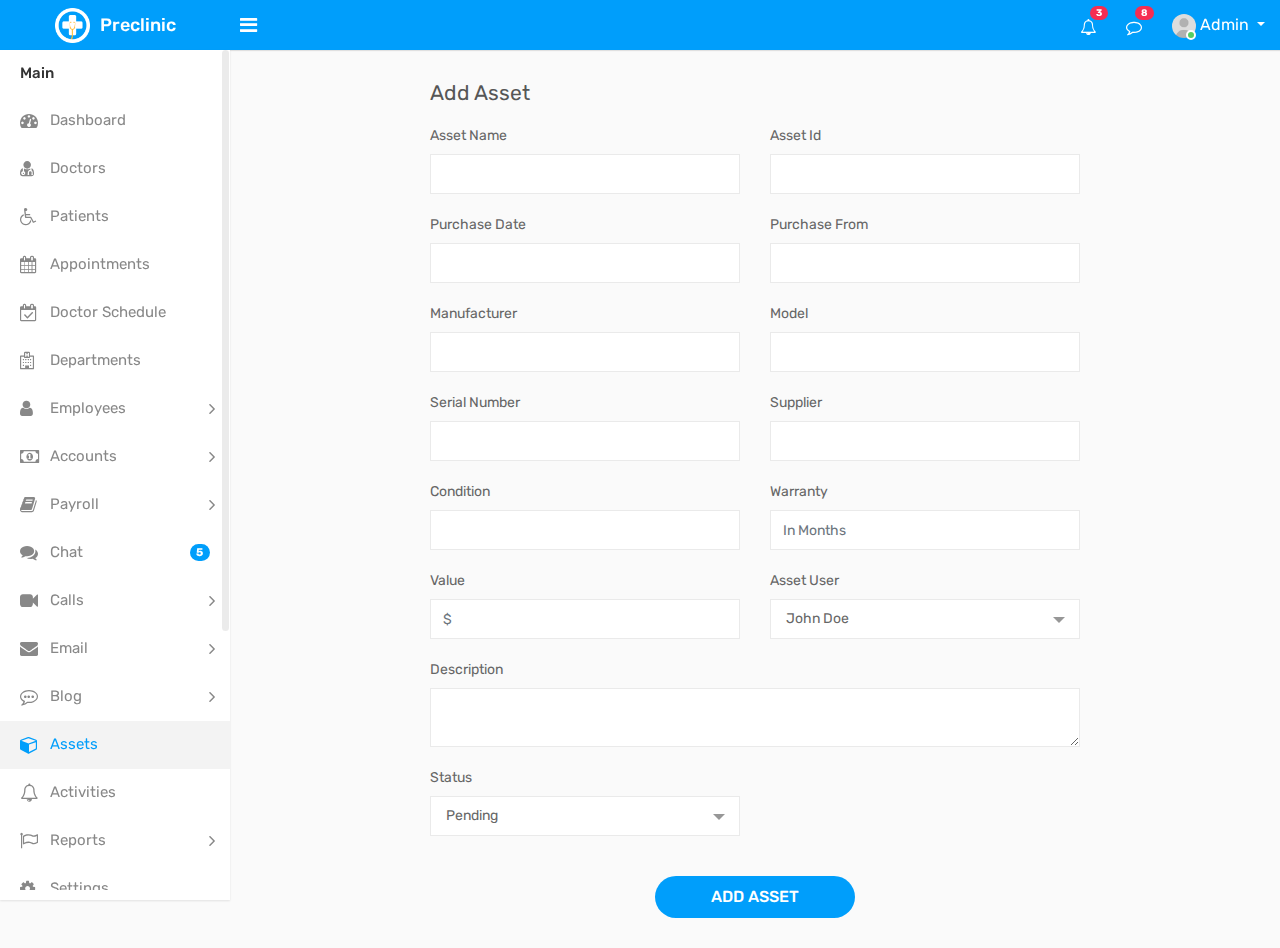
<file: a2hs/version/add-asset.html>
<!DOCTYPE html>
<html lang="en">


<!-- add-asset24:09-->
<head>
    <meta charset="utf-8">
    <meta name="viewport" content="width=device-width, initial-scale=1.0, user-scalable=0">
    <link rel="shortcut icon" type="image/x-icon" href="assets/img/favicon.ico">
    <title>Preclinic - Medical & Hospital - Bootstrap 4 Admin Template</title>
    <link rel="stylesheet" type="text/css" href="assets/css/bootstrap.min.css">
    <link rel="stylesheet" type="text/css" href="assets/css/font-awesome.min.css">
    <link rel="stylesheet" type="text/css" href="assets/css/select2.min.css">
    <link rel="stylesheet" type="text/css" href="assets/css/style.css">
    <!--[if lt IE 9]>
		<script src="assets/js/html5shiv.min.js"></script>
		<script src="assets/js/respond.min.js"></script>
	<![endif]-->
</head>

<body>
    <div class="main-wrapper">
        <div class="header">
			<div class="header-left">
				<a href="index-2.html" class="logo">
					<img src="assets/img/logo.png" width="35" height="35" alt=""> <span>Preclinic</span>
				</a>
			</div>
			<a id="toggle_btn" href="javascript:void(0);"><i class="fa fa-bars"></i></a>
            <a id="mobile_btn" class="mobile_btn float-left" href="#sidebar"><i class="fa fa-bars"></i></a>
            <ul class="nav user-menu float-right">
                <li class="nav-item dropdown d-none d-sm-block">
                    <a href="#" class="dropdown-toggle nav-link" data-toggle="dropdown"><i class="fa fa-bell-o"></i> <span class="badge badge-pill bg-danger float-right">3</span></a>
                    <div class="dropdown-menu notifications">
                        <div class="topnav-dropdown-header">
                            <span>Notifications</span>
                        </div>
                        <div class="drop-scroll">
                            <ul class="notification-list">
                                <li class="notification-message">
                                    <a href="activities.html">
                                        <div class="media">
											<span class="avatar">
												<img alt="John Doe" src="assets/img/user.jpg" class="img-fluid rounded-circle">
											</span>
											<div class="media-body">
												<p class="noti-details"><span class="noti-title">John Doe</span> added new task <span class="noti-title">Patient appointment booking</span></p>
												<p class="noti-time"><span class="notification-time">4 mins ago</span></p>
											</div>
                                        </div>
                                    </a>
                                </li>
                                <li class="notification-message">
                                    <a href="activities.html">
                                        <div class="media">
											<span class="avatar">V</span>
											<div class="media-body">
												<p class="noti-details"><span class="noti-title">Tarah Shropshire</span> changed the task name <span class="noti-title">Appointment booking with payment gateway</span></p>
												<p class="noti-time"><span class="notification-time">6 mins ago</span></p>
											</div>
                                        </div>
                                    </a>
                                </li>
                                <li class="notification-message">
                                    <a href="activities.html">
                                        <div class="media">
											<span class="avatar">L</span>
											<div class="media-body">
												<p class="noti-details"><span class="noti-title">Misty Tison</span> added <span class="noti-title">Domenic Houston</span> and <span class="noti-title">Claire Mapes</span> to project <span class="noti-title">Doctor available module</span></p>
												<p class="noti-time"><span class="notification-time">8 mins ago</span></p>
											</div>
                                        </div>
                                    </a>
                                </li>
                                <li class="notification-message">
                                    <a href="activities.html">
                                        <div class="media">
											<span class="avatar">G</span>
											<div class="media-body">
												<p class="noti-details"><span class="noti-title">Rolland Webber</span> completed task <span class="noti-title">Patient and Doctor video conferencing</span></p>
												<p class="noti-time"><span class="notification-time">12 mins ago</span></p>
											</div>
                                        </div>
                                    </a>
                                </li>
                                <li class="notification-message">
                                    <a href="activities.html">
                                        <div class="media">
											<span class="avatar">V</span>
											<div class="media-body">
												<p class="noti-details"><span class="noti-title">Bernardo Galaviz</span> added new task <span class="noti-title">Private chat module</span></p>
												<p class="noti-time"><span class="notification-time">2 days ago</span></p>
											</div>
                                        </div>
                                    </a>
                                </li>
                            </ul>
                        </div>
                        <div class="topnav-dropdown-footer">
                            <a href="activities.html">View all Notifications</a>
                        </div>
                    </div>
                </li>
                <li class="nav-item dropdown d-none d-sm-block">
                    <a href="javascript:void(0);" id="open_msg_box" class="hasnotifications nav-link"><i class="fa fa-comment-o"></i> <span class="badge badge-pill bg-danger float-right">8</span></a>
                </li>
                <li class="nav-item dropdown has-arrow">
                    <a href="#" class="dropdown-toggle nav-link user-link" data-toggle="dropdown">
                        <span class="user-img"><img class="rounded-circle" src="assets/img/user.jpg" width="40" alt="Admin">
							<span class="status online"></span></span>
                        <span>Admin</span>
                    </a>
					<div class="dropdown-menu">
						<a class="dropdown-item" href="profile.html">My Profile</a>
						<a class="dropdown-item" href="edit-profile.html">Edit Profile</a>
						<a class="dropdown-item" href="settings.html">Settings</a>
						<a class="dropdown-item" href="login.html">Logout</a>
					</div>
                </li>
            </ul>
            <div class="dropdown mobile-user-menu float-right">
                <a href="#" class="nav-link dropdown-toggle" data-toggle="dropdown" aria-expanded="false"><i class="fa fa-ellipsis-v"></i></a>
                <div class="dropdown-menu dropdown-menu-right">
                    <a class="dropdown-item" href="profile.html">My Profile</a>
                    <a class="dropdown-item" href="edit-profile.html">Edit Profile</a>
                    <a class="dropdown-item" href="settings.html">Settings</a>
                    <a class="dropdown-item" href="login.html">Logout</a>
                </div>
            </div>
        </div>
        <div class="sidebar" id="sidebar">
            <div class="sidebar-inner slimscroll">
                <div id="sidebar-menu" class="sidebar-menu">
                    <ul>
                        <li class="menu-title">Main</li>
                        <li>
                            <a href="index-2.html"><i class="fa fa-dashboard"></i> <span>Dashboard</span></a>
                        </li>
						<li>
                            <a href="doctors.html"><i class="fa fa-user-md"></i> <span>Doctors</span></a>
                        </li>
                        <li>
                            <a href="patients.html"><i class="fa fa-wheelchair"></i> <span>Patients</span></a>
                        </li>
                        <li>
                            <a href="appointments.html"><i class="fa fa-calendar"></i> <span>Appointments</span></a>
                        </li>
                        <li>
                            <a href="schedule.html"><i class="fa fa-calendar-check-o"></i> <span>Doctor Schedule</span></a>
                        </li>
                        <li>
                            <a href="departments.html"><i class="fa fa-hospital-o"></i> <span>Departments</span></a>
                        </li>
						<li class="submenu">
							<a href="#"><i class="fa fa-user"></i> <span> Employees </span> <span class="menu-arrow"></span></a>
							<ul style="display: none;">
								<li><a href="employees.html">Employees List</a></li>
								<li><a href="leaves.html">Leaves</a></li>
								<li><a href="holidays.html">Holidays</a></li>
								<li><a href="attendance.html">Attendance</a></li>
							</ul>
						</li>
						<li class="submenu">
							<a href="#"><i class="fa fa-money"></i> <span> Accounts </span> <span class="menu-arrow"></span></a>
							<ul style="display: none;">
								<li><a href="invoices.html">Invoices</a></li>
								<li><a href="payments.html">Payments</a></li>
								<li><a href="expenses.html">Expenses</a></li>
								<li><a href="taxes.html">Taxes</a></li>
								<li><a href="provident-fund.html">Provident Fund</a></li>
							</ul>
						</li>
						<li class="submenu">
							<a href="#"><i class="fa fa-book"></i> <span> Payroll </span> <span class="menu-arrow"></span></a>
							<ul style="display: none;">
								<li><a href="salary.html"> Employee Salary </a></li>
								<li><a href="salary-view.html"> Payslip </a></li>
							</ul>
						</li>
                        <li>
                            <a href="chat.html"><i class="fa fa-comments"></i> <span>Chat</span> <span class="badge badge-pill bg-primary float-right">5</span></a>
                        </li>
                        <li class="submenu">
                            <a href="#"><i class="fa fa-video-camera camera"></i> <span> Calls</span> <span class="menu-arrow"></span></a>
                            <ul style="display: none;">
                                <li><a href="voice-call.html">Voice Call</a></li>
                                <li><a href="video-call.html">Video Call</a></li>
                                <li><a href="incoming-call.html">Incoming Call</a></li>
                            </ul>
                        </li>
                        <li class="submenu">
                            <a href="#"><i class="fa fa-envelope"></i> <span> Email</span> <span class="menu-arrow"></span></a>
                            <ul style="display: none;">
                                <li><a href="compose.html">Compose Mail</a></li>
                                <li><a href="inbox.html">Inbox</a></li>
                                <li><a href="mail-view.html">Mail View</a></li>
                            </ul>
                        </li>
                        <li class="submenu">
                            <a href="#"><i class="fa fa-commenting-o"></i> <span> Blog</span> <span class="menu-arrow"></span></a>
                            <ul style="display: none;">
                                <li><a href="blog.html">Blog</a></li>
                                <li><a href="blog-details.html">Blog View</a></li>
                                <li><a href="add-blog.html">Add Blog</a></li>
                                <li><a href="edit-blog.html">Edit Blog</a></li>
                            </ul>
                        </li>
						<li class="active">
							<a href="assets.html"><i class="fa fa-cube"></i> <span>Assets</span></a>
						</li>
						<li>
							<a href="activities.html"><i class="fa fa-bell-o"></i> <span>Activities</span></a>
						</li>
						<li class="submenu">
							<a href="#"><i class="fa fa-flag-o"></i> <span> Reports </span> <span class="menu-arrow"></span></a>
							<ul style="display: none;">
								<li><a href="expense-reports.html"> Expense Report </a></li>
								<li><a href="invoice-reports.html"> Invoice Report </a></li>
							</ul>
						</li>
                        <li>
                            <a href="settings.html"><i class="fa fa-cog"></i> <span>Settings</span></a>
                        </li>
                        <li class="menu-title">UI Elements</li>
                        <li class="submenu">
                            <a href="#"><i class="fa fa-laptop"></i> <span> Components</span> <span class="menu-arrow"></span></a>
                            <ul style="display: none;">
                                <li><a href="uikit.html">UI Kit</a></li>
                                <li><a href="typography.html">Typography</a></li>
                                <li><a href="tabs.html">Tabs</a></li>
                            </ul>
                        </li>
                        <li class="submenu">
                            <a href="#"><i class="fa fa-edit"></i> <span> Forms</span> <span class="menu-arrow"></span></a>
                            <ul style="display: none;">
                                <li><a href="form-basic-inputs.html">Basic Inputs</a></li>
                                <li><a href="form-input-groups.html">Input Groups</a></li>
                                <li><a href="form-horizontal.html">Horizontal Form</a></li>
                                <li><a href="form-vertical.html">Vertical Form</a></li>
                            </ul>
                        </li>
                        <li class="submenu">
                            <a href="#"><i class="fa fa-table"></i> <span> Tables</span> <span class="menu-arrow"></span></a>
                            <ul style="display: none;">
                                <li><a href="tables-basic.html">Basic Tables</a></li>
                                <li><a href="tables-datatables.html">Data Table</a></li>
                            </ul>
                        </li>
                        <li>
                            <a href="calendar.html"><i class="fa fa-calendar"></i> <span>Calendar</span></a>
                        </li>
                        <li class="menu-title">Extras</li>
                        <li class="submenu">
                            <a href="#"><i class="fa fa-columns"></i> <span>Pages</span> <span class="menu-arrow"></span></a>
                            <ul style="display: none;">
                                <li><a href="login.html"> Login </a></li>
                                <li><a href="register.html"> Register </a></li>
                                <li><a href="forgot-password.html"> Forgot Password </a></li>
                                <li><a href="change-password2.html"> Change Password </a></li>
                                <li><a href="lock-screen.html"> Lock Screen </a></li>
                                <li><a href="profile.html"> Profile </a></li>
                                <li><a href="gallery.html"> Gallery </a></li>
                                <li><a href="error-404.html">404 Error </a></li>
                                <li><a href="error-500.html">500 Error </a></li>
                                <li><a href="blank-page.html"> Blank Page </a></li>
                            </ul>
                        </li>
                        <li class="submenu">
                            <a href="javascript:void(0);"><i class="fa fa-share-alt"></i> <span>Multi Level</span> <span class="menu-arrow"></span></a>
                            <ul style="display: none;">
                                <li class="submenu">
                                    <a href="javascript:void(0);"><span>Level 1</span> <span class="menu-arrow"></span></a>
                                    <ul style="display: none;">
                                        <li><a href="javascript:void(0);"><span>Level 2</span></a></li>
                                        <li class="submenu">
                                            <a href="javascript:void(0);"> <span> Level 2</span> <span class="menu-arrow"></span></a>
                                            <ul style="display: none;">
                                                <li><a href="javascript:void(0);">Level 3</a></li>
                                                <li><a href="javascript:void(0);">Level 3</a></li>
                                            </ul>
                                        </li>
                                        <li><a href="javascript:void(0);"><span>Level 2</span></a></li>
                                    </ul>
                                </li>
                                <li>
                                    <a href="javascript:void(0);"><span>Level 1</span></a>
                                </li>
                            </ul>
                        </li>
                    </ul>
                </div>
            </div>
        </div>
        <div class="page-wrapper">
            <div class="content">
                <div class="row">
                    <div class="col-lg-8 offset-lg-2">
                        <h4 class="page-title">Add Asset</h4>
                    </div>
                </div>
                <div class="row">
                    <div class="col-lg-8 offset-lg-2">
                        <form>
                            <div class="row">
                                <div class="col-md-6">
                                    <div class="form-group">
                                        <label>Asset Name</label>
                                        <input class="form-control" type="text">
                                    </div>
                                </div>
                                <div class="col-md-6">
                                    <div class="form-group">
                                        <label>Asset Id</label>
                                        <input class="form-control" type="text">
                                    </div>
                                </div>
                            </div>
                            <div class="row">
                                <div class="col-md-6">
                                    <div class="form-group">
                                        <label>Purchase Date</label>
                                        <input class="form-control" type="text">
                                    </div>
                                </div>
                                <div class="col-md-6">
                                    <div class="form-group">
                                        <label>Purchase From</label>
                                        <input class="form-control" type="text">
                                    </div>
                                </div>
                            </div>
                            <div class="row">
                                <div class="col-md-6">
                                    <div class="form-group">
                                        <label>Manufacturer</label>
                                        <input class="form-control" type="text">
                                    </div>
                                </div>
                                <div class="col-md-6">
                                    <div class="form-group">
                                        <label>Model</label>
                                        <input class="form-control" type="text">
                                    </div>
                                </div>
                            </div>
                            <div class="row">
                                <div class="col-md-6">
                                    <div class="form-group">
                                        <label>Serial Number</label>
                                        <input class="form-control" type="text">
                                    </div>
                                </div>
                                <div class="col-md-6">
                                    <div class="form-group">
                                        <label>Supplier</label>
                                        <input class="form-control" type="text">
                                    </div>
                                </div>
                                <div class="col-md-6">
                                    <div class="form-group">
                                        <label>Condition</label>
                                        <input class="form-control" type="text">
                                    </div>
                                </div>
                                <div class="col-md-6">
                                    <div class="form-group">
                                        <label>Warranty</label>
                                        <input class="form-control" type="text" placeholder="In Months">
                                    </div>
                                </div>
                            </div>
                            <div class="row">
                                <div class="col-md-6">
                                    <div class="form-group">
                                        <label>Value</label>
                                        <input class="form-control" type="text" placeholder="$">
                                    </div>
                                </div>
                                <div class="col-md-6">
                                    <div class="form-group">
                                        <label>Asset User</label>
                                        <select class="select">
                                            <option>John Doe</option>
                                            <option>Richard Miles</option>
                                        </select>
                                    </div>
                                </div>
                                <div class="col-md-12">
                                    <div class="form-group">
                                        <label>Description</label>
                                        <textarea class="form-control"></textarea>
                                    </div>
                                </div>
                                <div class="col-md-6">
                                    <div class="form-group">
                                        <label>Status</label>
                                        <select class="select">
                                            <option>Pending</option>
                                            <option>Approved</option>
                                            <option>Deployed</option>
                                            <option>Damaged</option>
                                        </select>
                                    </div>
                                </div>
                            </div>
                            <div class="m-t-20 text-center">
                                <button class="btn btn-primary submit-btn">Add Asset</button>
                            </div>
                        </form>
                    </div>
                </div>
            </div>
			<div class="notification-box">
                <div class="msg-sidebar notifications msg-noti">
                    <div class="topnav-dropdown-header">
                        <span>Messages</span>
                    </div>
                    <div class="drop-scroll msg-list-scroll" id="msg_list">
                        <ul class="list-box">
                            <li>
                                <a href="chat.html">
                                    <div class="list-item">
                                        <div class="list-left">
                                            <span class="avatar">R</span>
                                        </div>
                                        <div class="list-body">
                                            <span class="message-author">Richard Miles </span>
                                            <span class="message-time">12:28 AM</span>
                                            <div class="clearfix"></div>
                                            <span class="message-content">Lorem ipsum dolor sit amet, consectetur adipiscing</span>
                                        </div>
                                    </div>
                                </a>
                            </li>
                            <li>
                                <a href="chat.html">
                                    <div class="list-item new-message">
                                        <div class="list-left">
                                            <span class="avatar">J</span>
                                        </div>
                                        <div class="list-body">
                                            <span class="message-author">John Doe</span>
                                            <span class="message-time">1 Aug</span>
                                            <div class="clearfix"></div>
                                            <span class="message-content">Lorem ipsum dolor sit amet, consectetur adipiscing</span>
                                        </div>
                                    </div>
                                </a>
                            </li>
                            <li>
                                <a href="chat.html">
                                    <div class="list-item">
                                        <div class="list-left">
                                            <span class="avatar">T</span>
                                        </div>
                                        <div class="list-body">
                                            <span class="message-author"> Tarah Shropshire </span>
                                            <span class="message-time">12:28 AM</span>
                                            <div class="clearfix"></div>
                                            <span class="message-content">Lorem ipsum dolor sit amet, consectetur adipiscing</span>
                                        </div>
                                    </div>
                                </a>
                            </li>
                            <li>
                                <a href="chat.html">
                                    <div class="list-item">
                                        <div class="list-left">
                                            <span class="avatar">M</span>
                                        </div>
                                        <div class="list-body">
                                            <span class="message-author">Mike Litorus</span>
                                            <span class="message-time">12:28 AM</span>
                                            <div class="clearfix"></div>
                                            <span class="message-content">Lorem ipsum dolor sit amet, consectetur adipiscing</span>
                                        </div>
                                    </div>
                                </a>
                            </li>
                            <li>
                                <a href="chat.html">
                                    <div class="list-item">
                                        <div class="list-left">
                                            <span class="avatar">C</span>
                                        </div>
                                        <div class="list-body">
                                            <span class="message-author"> Catherine Manseau </span>
                                            <span class="message-time">12:28 AM</span>
                                            <div class="clearfix"></div>
                                            <span class="message-content">Lorem ipsum dolor sit amet, consectetur adipiscing</span>
                                        </div>
                                    </div>
                                </a>
                            </li>
                            <li>
                                <a href="chat.html">
                                    <div class="list-item">
                                        <div class="list-left">
                                            <span class="avatar">D</span>
                                        </div>
                                        <div class="list-body">
                                            <span class="message-author"> Domenic Houston </span>
                                            <span class="message-time">12:28 AM</span>
                                            <div class="clearfix"></div>
                                            <span class="message-content">Lorem ipsum dolor sit amet, consectetur adipiscing</span>
                                        </div>
                                    </div>
                                </a>
                            </li>
                            <li>
                                <a href="chat.html">
                                    <div class="list-item">
                                        <div class="list-left">
                                            <span class="avatar">B</span>
                                        </div>
                                        <div class="list-body">
                                            <span class="message-author"> Buster Wigton </span>
                                            <span class="message-time">12:28 AM</span>
                                            <div class="clearfix"></div>
                                            <span class="message-content">Lorem ipsum dolor sit amet, consectetur adipiscing</span>
                                        </div>
                                    </div>
                                </a>
                            </li>
                            <li>
                                <a href="chat.html">
                                    <div class="list-item">
                                        <div class="list-left">
                                            <span class="avatar">R</span>
                                        </div>
                                        <div class="list-body">
                                            <span class="message-author"> Rolland Webber </span>
                                            <span class="message-time">12:28 AM</span>
                                            <div class="clearfix"></div>
                                            <span class="message-content">Lorem ipsum dolor sit amet, consectetur adipiscing</span>
                                        </div>
                                    </div>
                                </a>
                            </li>
                            <li>
                                <a href="chat.html">
                                    <div class="list-item">
                                        <div class="list-left">
                                            <span class="avatar">C</span>
                                        </div>
                                        <div class="list-body">
                                            <span class="message-author"> Claire Mapes </span>
                                            <span class="message-time">12:28 AM</span>
                                            <div class="clearfix"></div>
                                            <span class="message-content">Lorem ipsum dolor sit amet, consectetur adipiscing</span>
                                        </div>
                                    </div>
                                </a>
                            </li>
                            <li>
                                <a href="chat.html">
                                    <div class="list-item">
                                        <div class="list-left">
                                            <span class="avatar">M</span>
                                        </div>
                                        <div class="list-body">
                                            <span class="message-author">Melita Faucher</span>
                                            <span class="message-time">12:28 AM</span>
                                            <div class="clearfix"></div>
                                            <span class="message-content">Lorem ipsum dolor sit amet, consectetur adipiscing</span>
                                        </div>
                                    </div>
                                </a>
                            </li>
                            <li>
                                <a href="chat.html">
                                    <div class="list-item">
                                        <div class="list-left">
                                            <span class="avatar">J</span>
                                        </div>
                                        <div class="list-body">
                                            <span class="message-author">Jeffery Lalor</span>
                                            <span class="message-time">12:28 AM</span>
                                            <div class="clearfix"></div>
                                            <span class="message-content">Lorem ipsum dolor sit amet, consectetur adipiscing</span>
                                        </div>
                                    </div>
                                </a>
                            </li>
                            <li>
                                <a href="chat.html">
                                    <div class="list-item">
                                        <div class="list-left">
                                            <span class="avatar">L</span>
                                        </div>
                                        <div class="list-body">
                                            <span class="message-author">Loren Gatlin</span>
                                            <span class="message-time">12:28 AM</span>
                                            <div class="clearfix"></div>
                                            <span class="message-content">Lorem ipsum dolor sit amet, consectetur adipiscing</span>
                                        </div>
                                    </div>
                                </a>
                            </li>
                            <li>
                                <a href="chat.html">
                                    <div class="list-item">
                                        <div class="list-left">
                                            <span class="avatar">T</span>
                                        </div>
                                        <div class="list-body">
                                            <span class="message-author">Tarah Shropshire</span>
                                            <span class="message-time">12:28 AM</span>
                                            <div class="clearfix"></div>
                                            <span class="message-content">Lorem ipsum dolor sit amet, consectetur adipiscing</span>
                                        </div>
                                    </div>
                                </a>
                            </li>
                        </ul>
                    </div>
                    <div class="topnav-dropdown-footer">
                        <a href="chat.html">See all messages</a>
                    </div>
                </div>
            </div>
        </div>
    </div>
    <div class="sidebar-overlay" data-reff=""></div>
     <script src="assets/js/jquery-3.2.1.min.js"></script>
	<script src="assets/js/popper.min.js"></script>
    <script src="assets/js/bootstrap.min.js"></script>
    <script src="assets/js/jquery.slimscroll.js"></script>
    <script src="assets/js/select2.min.js"></script>
	<script src="assets/js/moment.min.js"></script>
	<script src="assets/js/bootstrap-datetimepicker.min.js"></script>
    <script src="assets/js/app.js"></script>
</body>


<!-- add-asset24:09-->
</html>
</file>
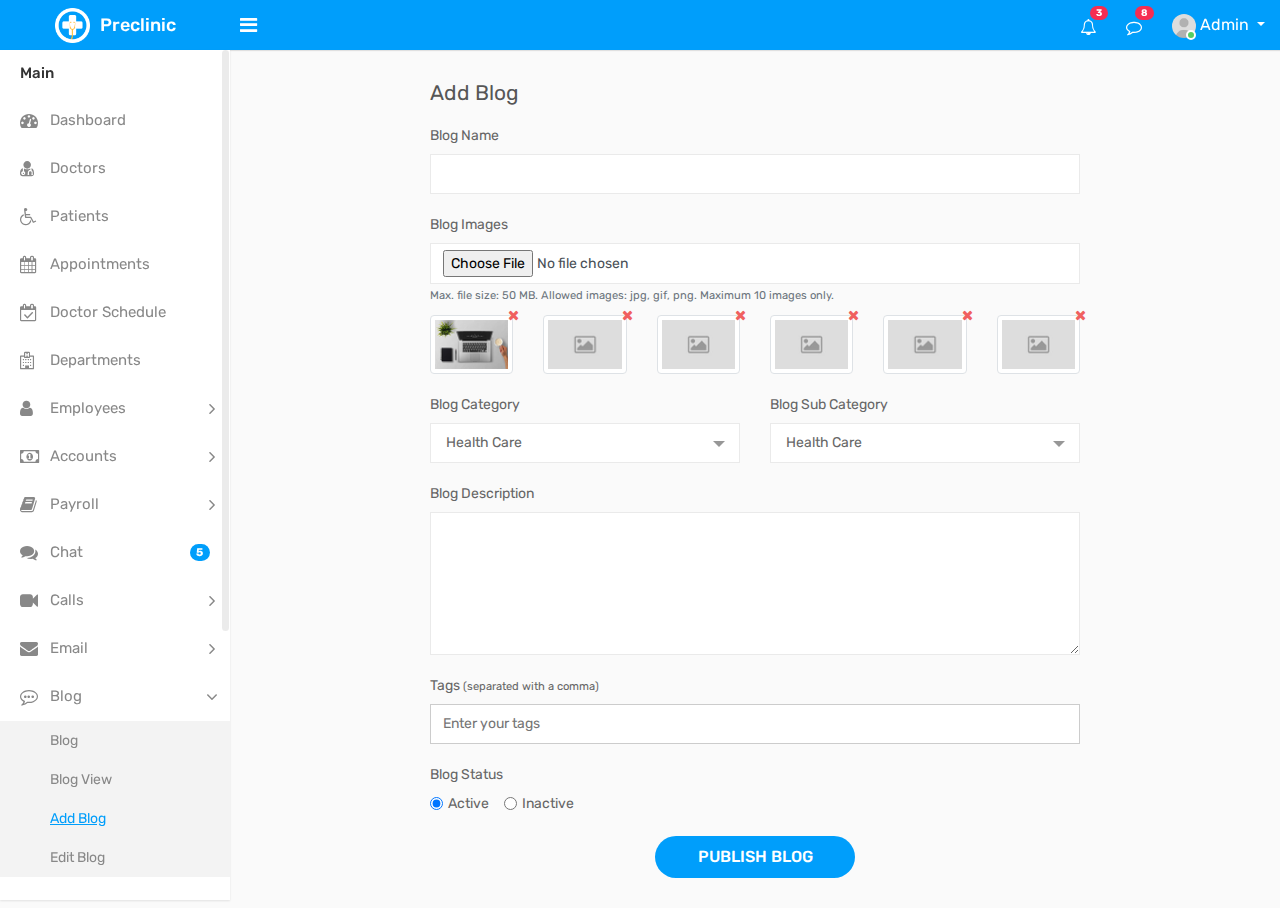
<file: a2hs/version/add-blog.html>
<!DOCTYPE html>
<html lang="en">


<!-- add-blog23:56-->
<head>
    <meta charset="utf-8">
    <meta name="viewport" content="width=device-width, initial-scale=1.0, user-scalable=0">
    <link rel="shortcut icon" type="image/x-icon" href="assets/img/favicon.ico">
    <title>Preclinic - Medical & Hospital - Bootstrap 4 Admin Template</title>
    <link rel="stylesheet" type="text/css" href="assets/css/bootstrap.min.css">
    <link rel="stylesheet" type="text/css" href="assets/css/font-awesome.min.css">
    <link rel="stylesheet" type="text/css" href="assets/css/select2.min.css">
    <link rel="stylesheet" type="text/css" href="assets/css/tagsinput.css">
    <link rel="stylesheet" type="text/css" href="assets/css/style.css">
    <!--[if lt IE 9]>
		<script src="assets/js/html5shiv.min.js"></script>
		<script src="assets/js/respond.min.js"></script>
	<![endif]-->
</head>

<body>
    <div class="main-wrapper">
        <div class="header">
			<div class="header-left">
				<a href="index-2.html" class="logo">
					<img src="assets/img/logo.png" width="35" height="35" alt=""> <span>Preclinic</span>
				</a>
			</div>
			<a id="toggle_btn" href="javascript:void(0);"><i class="fa fa-bars"></i></a>
            <a id="mobile_btn" class="mobile_btn float-left" href="#sidebar"><i class="fa fa-bars"></i></a>
            <ul class="nav user-menu float-right">
                <li class="nav-item dropdown d-none d-sm-block">
                    <a href="#" class="dropdown-toggle nav-link" data-toggle="dropdown"><i class="fa fa-bell-o"></i> <span class="badge badge-pill bg-danger float-right">3</span></a>
                    <div class="dropdown-menu notifications">
                        <div class="topnav-dropdown-header">
                            <span>Notifications</span>
                        </div>
                        <div class="drop-scroll">
                            <ul class="notification-list">
                                <li class="notification-message">
                                    <a href="activities.html">
                                        <div class="media">
											<span class="avatar">
												<img alt="John Doe" src="assets/img/user.jpg" class="img-fluid rounded-circle">
											</span>
											<div class="media-body">
												<p class="noti-details"><span class="noti-title">John Doe</span> added new task <span class="noti-title">Patient appointment booking</span></p>
												<p class="noti-time"><span class="notification-time">4 mins ago</span></p>
											</div>
                                        </div>
                                    </a>
                                </li>
                                <li class="notification-message">
                                    <a href="activities.html">
                                        <div class="media">
											<span class="avatar">V</span>
											<div class="media-body">
												<p class="noti-details"><span class="noti-title">Tarah Shropshire</span> changed the task name <span class="noti-title">Appointment booking with payment gateway</span></p>
												<p class="noti-time"><span class="notification-time">6 mins ago</span></p>
											</div>
                                        </div>
                                    </a>
                                </li>
                                <li class="notification-message">
                                    <a href="activities.html">
                                        <div class="media">
											<span class="avatar">L</span>
											<div class="media-body">
												<p class="noti-details"><span class="noti-title">Misty Tison</span> added <span class="noti-title">Domenic Houston</span> and <span class="noti-title">Claire Mapes</span> to project <span class="noti-title">Doctor available module</span></p>
												<p class="noti-time"><span class="notification-time">8 mins ago</span></p>
											</div>
                                        </div>
                                    </a>
                                </li>
                                <li class="notification-message">
                                    <a href="activities.html">
                                        <div class="media">
											<span class="avatar">G</span>
											<div class="media-body">
												<p class="noti-details"><span class="noti-title">Rolland Webber</span> completed task <span class="noti-title">Patient and Doctor video conferencing</span></p>
												<p class="noti-time"><span class="notification-time">12 mins ago</span></p>
											</div>
                                        </div>
                                    </a>
                                </li>
                                <li class="notification-message">
                                    <a href="activities.html">
                                        <div class="media">
											<span class="avatar">V</span>
											<div class="media-body">
												<p class="noti-details"><span class="noti-title">Bernardo Galaviz</span> added new task <span class="noti-title">Private chat module</span></p>
												<p class="noti-time"><span class="notification-time">2 days ago</span></p>
											</div>
                                        </div>
                                    </a>
                                </li>
                            </ul>
                        </div>
                        <div class="topnav-dropdown-footer">
                            <a href="activities.html">View all Notifications</a>
                        </div>
                    </div>
                </li>
                <li class="nav-item dropdown d-none d-sm-block">
                    <a href="javascript:void(0);" id="open_msg_box" class="hasnotifications nav-link"><i class="fa fa-comment-o"></i> <span class="badge badge-pill bg-danger float-right">8</span></a>
                </li>
                <li class="nav-item dropdown has-arrow">
                    <a href="#" class="dropdown-toggle nav-link user-link" data-toggle="dropdown">
                        <span class="user-img"><img class="rounded-circle" src="assets/img/user.jpg" width="40" alt="Admin">
							<span class="status online"></span></span>
                        <span>Admin</span>
                    </a>
					<div class="dropdown-menu">
						<a class="dropdown-item" href="profile.html">My Profile</a>
						<a class="dropdown-item" href="edit-profile.html">Edit Profile</a>
						<a class="dropdown-item" href="settings.html">Settings</a>
						<a class="dropdown-item" href="login.html">Logout</a>
					</div>
                </li>
            </ul>
            <div class="dropdown mobile-user-menu float-right">
                <a href="#" class="nav-link dropdown-toggle" data-toggle="dropdown" aria-expanded="false"><i class="fa fa-ellipsis-v"></i></a>
                <div class="dropdown-menu dropdown-menu-right">
                    <a class="dropdown-item" href="profile.html">My Profile</a>
                    <a class="dropdown-item" href="edit-profile.html">Edit Profile</a>
                    <a class="dropdown-item" href="settings.html">Settings</a>
                    <a class="dropdown-item" href="login.html">Logout</a>
                </div>
            </div>
        </div>
        <div class="sidebar" id="sidebar">
            <div class="sidebar-inner slimscroll">
                <div id="sidebar-menu" class="sidebar-menu">
                    <ul>
                        <li class="menu-title">Main</li>
                        <li>
                            <a href="index-2.html"><i class="fa fa-dashboard"></i> <span>Dashboard</span></a>
                        </li>
						<li>
                            <a href="doctors.html"><i class="fa fa-user-md"></i> <span>Doctors</span></a>
                        </li>
                        <li>
                            <a href="patients.html"><i class="fa fa-wheelchair"></i> <span>Patients</span></a>
                        </li>
                        <li>
                            <a href="appointments.html"><i class="fa fa-calendar"></i> <span>Appointments</span></a>
                        </li>
                        <li>
                            <a href="schedule.html"><i class="fa fa-calendar-check-o"></i> <span>Doctor Schedule</span></a>
                        </li>
                        <li>
                            <a href="departments.html"><i class="fa fa-hospital-o"></i> <span>Departments</span></a>
                        </li>
						<li class="submenu">
							<a href="#"><i class="fa fa-user"></i> <span> Employees </span> <span class="menu-arrow"></span></a>
							<ul style="display: none;">
								<li><a href="employees.html">Employees List</a></li>
								<li><a href="leaves.html">Leaves</a></li>
								<li><a href="holidays.html">Holidays</a></li>
								<li><a href="attendance.html">Attendance</a></li>
							</ul>
						</li>
						<li class="submenu">
							<a href="#"><i class="fa fa-money"></i> <span> Accounts </span> <span class="menu-arrow"></span></a>
							<ul style="display: none;">
								<li><a href="invoices.html">Invoices</a></li>
								<li><a href="payments.html">Payments</a></li>
								<li><a href="expenses.html">Expenses</a></li>
								<li><a href="taxes.html">Taxes</a></li>
								<li><a href="provident-fund.html">Provident Fund</a></li>
							</ul>
						</li>
						<li class="submenu">
							<a href="#"><i class="fa fa-book"></i> <span> Payroll </span> <span class="menu-arrow"></span></a>
							<ul style="display: none;">
								<li><a href="salary.html"> Employee Salary </a></li>
								<li><a href="salary-view.html"> Payslip </a></li>
							</ul>
						</li>
                        <li>
                            <a href="chat.html"><i class="fa fa-comments"></i> <span>Chat</span> <span class="badge badge-pill bg-primary float-right">5</span></a>
                        </li>
                        <li class="submenu">
                            <a href="#"><i class="fa fa-video-camera camera"></i> <span> Calls</span> <span class="menu-arrow"></span></a>
                            <ul style="display: none;">
                                <li><a href="voice-call.html">Voice Call</a></li>
                                <li><a href="video-call.html">Video Call</a></li>
                                <li><a href="incoming-call.html">Incoming Call</a></li>
                            </ul>
                        </li>
                        <li class="submenu">
                            <a href="#"><i class="fa fa-envelope"></i> <span> Email</span> <span class="menu-arrow"></span></a>
                            <ul style="display: none;">
                                <li><a href="compose.html">Compose Mail</a></li>
                                <li><a href="inbox.html">Inbox</a></li>
                                <li><a href="mail-view.html">Mail View</a></li>
                            </ul>
                        </li>
                        <li class="submenu">
                            <a href="#"><i class="fa fa-commenting-o"></i> <span> Blog</span> <span class="menu-arrow"></span></a>
                            <ul style="display: none;">
                                <li><a href="blog.html">Blog</a></li>
                                <li><a href="blog-details.html">Blog View</a></li>
                                <li><a class="active" href="add-blog.html">Add Blog</a></li>
                                <li><a href="edit-blog.html">Edit Blog</a></li>
                            </ul>
                        </li>
						<li>
							<a href="assets.html"><i class="fa fa-cube"></i> <span>Assets</span></a>
						</li>
						<li>
							<a href="activities.html"><i class="fa fa-bell-o"></i> <span>Activities</span></a>
						</li>
						<li class="submenu">
							<a href="#"><i class="fa fa-flag-o"></i> <span> Reports </span> <span class="menu-arrow"></span></a>
							<ul style="display: none;">
								<li><a href="expense-reports.html"> Expense Report </a></li>
								<li><a href="invoice-reports.html"> Invoice Report </a></li>
							</ul>
						</li>
                        <li>
                            <a href="settings.html"><i class="fa fa-cog"></i> <span>Settings</span></a>
                        </li>
                        <li class="menu-title">UI Elements</li>
                        <li class="submenu">
                            <a href="#"><i class="fa fa-laptop"></i> <span> Components</span> <span class="menu-arrow"></span></a>
                            <ul style="display: none;">
                                <li><a href="uikit.html">UI Kit</a></li>
                                <li><a href="typography.html">Typography</a></li>
                                <li><a href="tabs.html">Tabs</a></li>
                            </ul>
                        </li>
                        <li class="submenu">
                            <a href="#"><i class="fa fa-edit"></i> <span> Forms</span> <span class="menu-arrow"></span></a>
                            <ul style="display: none;">
                                <li><a href="form-basic-inputs.html">Basic Inputs</a></li>
                                <li><a href="form-input-groups.html">Input Groups</a></li>
                                <li><a href="form-horizontal.html">Horizontal Form</a></li>
                                <li><a href="form-vertical.html">Vertical Form</a></li>
                            </ul>
                        </li>
                        <li class="submenu">
                            <a href="#"><i class="fa fa-table"></i> <span> Tables</span> <span class="menu-arrow"></span></a>
                            <ul style="display: none;">
                                <li><a href="tables-basic.html">Basic Tables</a></li>
                                <li><a href="tables-datatables.html">Data Table</a></li>
                            </ul>
                        </li>
                        <li>
                            <a href="calendar.html"><i class="fa fa-calendar"></i> <span>Calendar</span></a>
                        </li>
                        <li class="menu-title">Extras</li>
                        <li class="submenu">
                            <a href="#"><i class="fa fa-columns"></i> <span>Pages</span> <span class="menu-arrow"></span></a>
                            <ul style="display: none;">
                                <li><a href="login.html"> Login </a></li>
                                <li><a href="register.html"> Register </a></li>
                                <li><a href="forgot-password.html"> Forgot Password </a></li>
                                <li><a href="change-password2.html"> Change Password </a></li>
                                <li><a href="lock-screen.html"> Lock Screen </a></li>
                                <li><a href="profile.html"> Profile </a></li>
                                <li><a href="gallery.html"> Gallery </a></li>
                                <li><a href="error-404.html">404 Error </a></li>
                                <li><a href="error-500.html">500 Error </a></li>
                                <li><a href="blank-page.html"> Blank Page </a></li>
                            </ul>
                        </li>
                        <li class="submenu">
                            <a href="javascript:void(0);"><i class="fa fa-share-alt"></i> <span>Multi Level</span> <span class="menu-arrow"></span></a>
                            <ul style="display: none;">
                                <li class="submenu">
                                    <a href="javascript:void(0);"><span>Level 1</span> <span class="menu-arrow"></span></a>
                                    <ul style="display: none;">
                                        <li><a href="javascript:void(0);"><span>Level 2</span></a></li>
                                        <li class="submenu">
                                            <a href="javascript:void(0);"> <span> Level 2</span> <span class="menu-arrow"></span></a>
                                            <ul style="display: none;">
                                                <li><a href="javascript:void(0);">Level 3</a></li>
                                                <li><a href="javascript:void(0);">Level 3</a></li>
                                            </ul>
                                        </li>
                                        <li><a href="javascript:void(0);"><span>Level 2</span></a></li>
                                    </ul>
                                </li>
                                <li>
                                    <a href="javascript:void(0);"><span>Level 1</span></a>
                                </li>
                            </ul>
                        </li>
                    </ul>
                </div>
            </div>
        </div>
        <div class="page-wrapper">
            <div class="content">
                <div class="row">
                    <div class="col-lg-8 offset-lg-2">
                        <h4 class="page-title">Add Blog</h4>
                    </div>
                </div>
                <div class="row">
                    <div class="col-lg-8 offset-lg-2">
                        <form>
                            <div class="form-group">
                                <label>Blog Name</label>
                                <input class="form-control" type="text">
                            </div>
                            <div class="form-group">
                                <label>Blog Images</label>
                                <div>
                                    <input class="form-control" type="file">
                                    <small class="form-text text-muted">Max. file size: 50 MB. Allowed images: jpg, gif, png. Maximum 10 images only.</small>
                                </div>
                                <div class="row">
                                    <div class="col-md-3 col-sm-3 col-4 col-lg-3 col-xl-2">
                                        <div class="product-thumbnail">
											<img src="assets/img/blog/blog-thumb-01.jpg" class="img-thumbnail img-fluid" alt="">
                                            <span class="product-remove" title="remove"><i class="fa fa-close"></i></span>
                                        </div>
                                    </div>
                                    <div class="col-md-3 col-sm-3 col-4 col-lg-3 col-xl-2">
                                        <div class="product-thumbnail">
                                                <img src="assets/img/placeholder-thumb.jpg" class="img-thumbnail img-fluid" alt="">
                                            <span class="product-remove" title="remove"><i class="fa fa-close"></i></span>
                                        </div>
                                    </div>
                                    <div class="col-md-3 col-sm-3 col-4 col-lg-3 col-xl-2">
                                        <div class="product-thumbnail">
											<img src="assets/img/placeholder-thumb.jpg" class="img-thumbnail img-fluid" alt="">
                                            <span class="product-remove" title="remove"><i class="fa fa-close"></i></span>
                                        </div>
                                    </div>
                                    <div class="col-md-3 col-sm-3 col-4 col-lg-3 col-xl-2">
                                        <div class="product-thumbnail">
											<img src="assets/img/placeholder-thumb.jpg" class="img-thumbnail img-fluid" alt="">
                                            <span class="product-remove" title="remove"><i class="fa fa-close"></i></span>
                                        </div>
                                    </div>
                                    <div class="col-md-3 col-sm-3 col-4 col-lg-3 col-xl-2">
                                        <div class="product-thumbnail">
											<img src="assets/img/placeholder-thumb.jpg" class="img-thumbnail img-fluid" alt="">
                                            <span class="product-remove" title="remove"><i class="fa fa-close"></i></span>
                                        </div>
                                    </div>
                                    <div class="col-md-3 col-sm-3 col-4 col-lg-3 col-xl-2">
                                        <div class="product-thumbnail">
											<img src="assets/img/placeholder-thumb.jpg" class="img-thumbnail img-fluid" alt="">
                                            <span class="product-remove" title="remove"><i class="fa fa-close"></i></span>
                                        </div>
                                    </div>
                                </div>
                            </div>
                            <div class="row">
                                <div class="col-md-6">
                                    <div class="form-group">
                                        <label>Blog Category</label>
                                        <select class="select">
                                            <option>Health Care</option>
                                            <option>Child</option>
                                            <option>AHealth Care</option>
                                        </select>
                                    </div>
                                </div>
                                <div class="col-md-6">
                                    <div class="form-group">
                                        <label>Blog Sub Category</label>
                                        <select class="select">
                                            <option>Health Care</option>
                                            <option>Health Care</option>
                                            <option>Health Care</option>
                                            <option>Health Care</option>
                                            <option>Health Care</option>
                                            <option>Health Care</option>
                                            <option>Health Care</option>
                                        </select>
                                    </div>
                                </div>
                            </div>
                            <div class="form-group">
                                <label>Blog Description</label>
                                <textarea cols="30" rows="6" class="form-control"></textarea>
                            </div>
                            <div class="form-group">
                                <label>Tags <small>(separated with a comma)</small></label>
                                <input type="text" placeholder="Enter your tags" data-role="tagsinput" class="form-control">
                            </div>
                            <div class="form-group">
                                <label class="display-block">Blog Status</label>
								<div class="form-check form-check-inline">
									<input class="form-check-input" type="radio" name="status" id="blog_active" value="option1" checked>
									<label class="form-check-label" for="blog_active">
									Active
									</label>
								</div>
								<div class="form-check form-check-inline">
									<input class="form-check-input" type="radio" name="status" id="blog_inactive" value="option2">
									<label class="form-check-label" for="blog_inactive">
									Inactive
									</label>
								</div>
                            </div>
                            <div class="m-t-20 text-center">
                                <button class="btn btn-primary submit-btn">Publish Blog</button>
                            </div>
                        </form>
                    </div>
                </div>
            </div>
            <div class="notification-box">
                <div class="msg-sidebar notifications msg-noti">
                    <div class="topnav-dropdown-header">
                        <span>Messages</span>
                    </div>
                    <div class="drop-scroll msg-list-scroll" id="msg_list">
                        <ul class="list-box">
                            <li>
                                <a href="chat.html">
                                    <div class="list-item">
                                        <div class="list-left">
                                            <span class="avatar">R</span>
                                        </div>
                                        <div class="list-body">
                                            <span class="message-author">Richard Miles </span>
                                            <span class="message-time">12:28 AM</span>
                                            <div class="clearfix"></div>
                                            <span class="message-content">Lorem ipsum dolor sit amet, consectetur adipiscing</span>
                                        </div>
                                    </div>
                                </a>
                            </li>
                            <li>
                                <a href="chat.html">
                                    <div class="list-item new-message">
                                        <div class="list-left">
                                            <span class="avatar">J</span>
                                        </div>
                                        <div class="list-body">
                                            <span class="message-author">John Doe</span>
                                            <span class="message-time">1 Aug</span>
                                            <div class="clearfix"></div>
                                            <span class="message-content">Lorem ipsum dolor sit amet, consectetur adipiscing</span>
                                        </div>
                                    </div>
                                </a>
                            </li>
                            <li>
                                <a href="chat.html">
                                    <div class="list-item">
                                        <div class="list-left">
                                            <span class="avatar">T</span>
                                        </div>
                                        <div class="list-body">
                                            <span class="message-author"> Tarah Shropshire </span>
                                            <span class="message-time">12:28 AM</span>
                                            <div class="clearfix"></div>
                                            <span class="message-content">Lorem ipsum dolor sit amet, consectetur adipiscing</span>
                                        </div>
                                    </div>
                                </a>
                            </li>
                            <li>
                                <a href="chat.html">
                                    <div class="list-item">
                                        <div class="list-left">
                                            <span class="avatar">M</span>
                                        </div>
                                        <div class="list-body">
                                            <span class="message-author">Mike Litorus</span>
                                            <span class="message-time">12:28 AM</span>
                                            <div class="clearfix"></div>
                                            <span class="message-content">Lorem ipsum dolor sit amet, consectetur adipiscing</span>
                                        </div>
                                    </div>
                                </a>
                            </li>
                            <li>
                                <a href="chat.html">
                                    <div class="list-item">
                                        <div class="list-left">
                                            <span class="avatar">C</span>
                                        </div>
                                        <div class="list-body">
                                            <span class="message-author"> Catherine Manseau </span>
                                            <span class="message-time">12:28 AM</span>
                                            <div class="clearfix"></div>
                                            <span class="message-content">Lorem ipsum dolor sit amet, consectetur adipiscing</span>
                                        </div>
                                    </div>
                                </a>
                            </li>
                            <li>
                                <a href="chat.html">
                                    <div class="list-item">
                                        <div class="list-left">
                                            <span class="avatar">D</span>
                                        </div>
                                        <div class="list-body">
                                            <span class="message-author"> Domenic Houston </span>
                                            <span class="message-time">12:28 AM</span>
                                            <div class="clearfix"></div>
                                            <span class="message-content">Lorem ipsum dolor sit amet, consectetur adipiscing</span>
                                        </div>
                                    </div>
                                </a>
                            </li>
                            <li>
                                <a href="chat.html">
                                    <div class="list-item">
                                        <div class="list-left">
                                            <span class="avatar">B</span>
                                        </div>
                                        <div class="list-body">
                                            <span class="message-author"> Buster Wigton </span>
                                            <span class="message-time">12:28 AM</span>
                                            <div class="clearfix"></div>
                                            <span class="message-content">Lorem ipsum dolor sit amet, consectetur adipiscing</span>
                                        </div>
                                    </div>
                                </a>
                            </li>
                            <li>
                                <a href="chat.html">
                                    <div class="list-item">
                                        <div class="list-left">
                                            <span class="avatar">R</span>
                                        </div>
                                        <div class="list-body">
                                            <span class="message-author"> Rolland Webber </span>
                                            <span class="message-time">12:28 AM</span>
                                            <div class="clearfix"></div>
                                            <span class="message-content">Lorem ipsum dolor sit amet, consectetur adipiscing</span>
                                        </div>
                                    </div>
                                </a>
                            </li>
                            <li>
                                <a href="chat.html">
                                    <div class="list-item">
                                        <div class="list-left">
                                            <span class="avatar">C</span>
                                        </div>
                                        <div class="list-body">
                                            <span class="message-author"> Claire Mapes </span>
                                            <span class="message-time">12:28 AM</span>
                                            <div class="clearfix"></div>
                                            <span class="message-content">Lorem ipsum dolor sit amet, consectetur adipiscing</span>
                                        </div>
                                    </div>
                                </a>
                            </li>
                            <li>
                                <a href="chat.html">
                                    <div class="list-item">
                                        <div class="list-left">
                                            <span class="avatar">M</span>
                                        </div>
                                        <div class="list-body">
                                            <span class="message-author">Melita Faucher</span>
                                            <span class="message-time">12:28 AM</span>
                                            <div class="clearfix"></div>
                                            <span class="message-content">Lorem ipsum dolor sit amet, consectetur adipiscing</span>
                                        </div>
                                    </div>
                                </a>
                            </li>
                            <li>
                                <a href="chat.html">
                                    <div class="list-item">
                                        <div class="list-left">
                                            <span class="avatar">J</span>
                                        </div>
                                        <div class="list-body">
                                            <span class="message-author">Jeffery Lalor</span>
                                            <span class="message-time">12:28 AM</span>
                                            <div class="clearfix"></div>
                                            <span class="message-content">Lorem ipsum dolor sit amet, consectetur adipiscing</span>
                                        </div>
                                    </div>
                                </a>
                            </li>
                            <li>
                                <a href="chat.html">
                                    <div class="list-item">
                                        <div class="list-left">
                                            <span class="avatar">L</span>
                                        </div>
                                        <div class="list-body">
                                            <span class="message-author">Loren Gatlin</span>
                                            <span class="message-time">12:28 AM</span>
                                            <div class="clearfix"></div>
                                            <span class="message-content">Lorem ipsum dolor sit amet, consectetur adipiscing</span>
                                        </div>
                                    </div>
                                </a>
                            </li>
                            <li>
                                <a href="chat.html">
                                    <div class="list-item">
                                        <div class="list-left">
                                            <span class="avatar">T</span>
                                        </div>
                                        <div class="list-body">
                                            <span class="message-author">Tarah Shropshire</span>
                                            <span class="message-time">12:28 AM</span>
                                            <div class="clearfix"></div>
                                            <span class="message-content">Lorem ipsum dolor sit amet, consectetur adipiscing</span>
                                        </div>
                                    </div>
                                </a>
                            </li>
                        </ul>
                    </div>
                    <div class="topnav-dropdown-footer">
                        <a href="chat.html">See all messages</a>
                    </div>
                </div>
            </div>
        </div>
    </div>
    <div class="sidebar-overlay" data-reff=""></div>
    <script src="assets/js/jquery-3.2.1.min.js"></script>
	<script src="assets/js/popper.min.js"></script>
    <script src="assets/js/bootstrap.min.js"></script>
    <script src="assets/js/jquery.slimscroll.js"></script>
    <script src="assets/js/select2.min.js"></script>
    <script src="assets/js/tagsinput.js"></script>
    <script src="assets/js/app.js"></script>
</body>


<!-- add-blog23:57-->
</html>
</file>
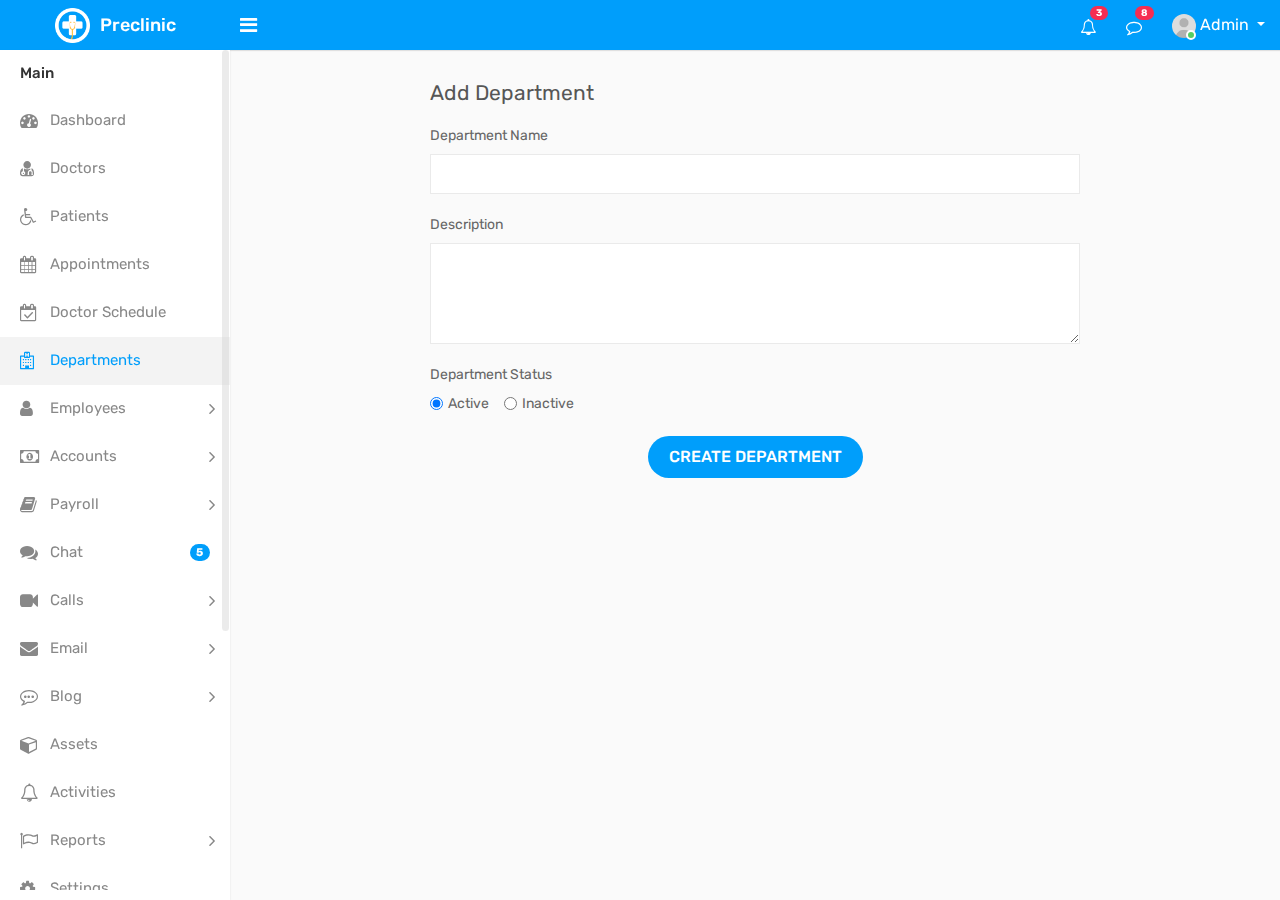
<file: a2hs/version/add-department.html>
<!DOCTYPE html>
<html lang="en">


<!-- add-department24:07-->
<head>
    <meta charset="utf-8">
    <meta name="viewport" content="width=device-width, initial-scale=1.0, user-scalable=0">
    <link rel="shortcut icon" type="image/x-icon" href="assets/img/favicon.ico">
    <title>Preclinic - Medical & Hospital - Bootstrap 4 Admin Template</title>
    <link rel="stylesheet" type="text/css" href="assets/css/bootstrap.min.css">
    <link rel="stylesheet" type="text/css" href="assets/css/font-awesome.min.css">
    <link rel="stylesheet" type="text/css" href="assets/css/select2.min.css">
    <link rel="stylesheet" type="text/css" href="assets/css/style.css">
    <!--[if lt IE 9]>
		<script src="assets/js/html5shiv.min.js"></script>
		<script src="assets/js/respond.min.js"></script>
	<![endif]-->
</head>

<body>
    <div class="main-wrapper">
        <div class="header">
			<div class="header-left">
				<a href="index-2.html" class="logo">
					<img src="assets/img/logo.png" width="35" height="35" alt=""> <span>Preclinic</span>
				</a>
			</div>
			<a id="toggle_btn" href="javascript:void(0);"><i class="fa fa-bars"></i></a>
            <a id="mobile_btn" class="mobile_btn float-left" href="#sidebar"><i class="fa fa-bars"></i></a>
            <ul class="nav user-menu float-right">
                <li class="nav-item dropdown d-none d-sm-block">
                    <a href="#" class="dropdown-toggle nav-link" data-toggle="dropdown"><i class="fa fa-bell-o"></i> <span class="badge badge-pill bg-danger float-right">3</span></a>
                    <div class="dropdown-menu notifications">
                        <div class="topnav-dropdown-header">
                            <span>Notifications</span>
                        </div>
                        <div class="drop-scroll">
                            <ul class="notification-list">
                                <li class="notification-message">
                                    <a href="activities.html">
                                        <div class="media">
											<span class="avatar">
												<img alt="John Doe" src="assets/img/user.jpg" class="img-fluid rounded-circle">
											</span>
											<div class="media-body">
												<p class="noti-details"><span class="noti-title">John Doe</span> added new task <span class="noti-title">Patient appointment booking</span></p>
												<p class="noti-time"><span class="notification-time">4 mins ago</span></p>
											</div>
                                        </div>
                                    </a>
                                </li>
                                <li class="notification-message">
                                    <a href="activities.html">
                                        <div class="media">
											<span class="avatar">V</span>
											<div class="media-body">
												<p class="noti-details"><span class="noti-title">Tarah Shropshire</span> changed the task name <span class="noti-title">Appointment booking with payment gateway</span></p>
												<p class="noti-time"><span class="notification-time">6 mins ago</span></p>
											</div>
                                        </div>
                                    </a>
                                </li>
                                <li class="notification-message">
                                    <a href="activities.html">
                                        <div class="media">
											<span class="avatar">L</span>
											<div class="media-body">
												<p class="noti-details"><span class="noti-title">Misty Tison</span> added <span class="noti-title">Domenic Houston</span> and <span class="noti-title">Claire Mapes</span> to project <span class="noti-title">Doctor available module</span></p>
												<p class="noti-time"><span class="notification-time">8 mins ago</span></p>
											</div>
                                        </div>
                                    </a>
                                </li>
                                <li class="notification-message">
                                    <a href="activities.html">
                                        <div class="media">
											<span class="avatar">G</span>
											<div class="media-body">
												<p class="noti-details"><span class="noti-title">Rolland Webber</span> completed task <span class="noti-title">Patient and Doctor video conferencing</span></p>
												<p class="noti-time"><span class="notification-time">12 mins ago</span></p>
											</div>
                                        </div>
                                    </a>
                                </li>
                                <li class="notification-message">
                                    <a href="activities.html">
                                        <div class="media">
											<span class="avatar">V</span>
											<div class="media-body">
												<p class="noti-details"><span class="noti-title">Bernardo Galaviz</span> added new task <span class="noti-title">Private chat module</span></p>
												<p class="noti-time"><span class="notification-time">2 days ago</span></p>
											</div>
                                        </div>
                                    </a>
                                </li>
                            </ul>
                        </div>
                        <div class="topnav-dropdown-footer">
                            <a href="activities.html">View all Notifications</a>
                        </div>
                    </div>
                </li>
                <li class="nav-item dropdown d-none d-sm-block">
                    <a href="javascript:void(0);" id="open_msg_box" class="hasnotifications nav-link"><i class="fa fa-comment-o"></i> <span class="badge badge-pill bg-danger float-right">8</span></a>
                </li>
                <li class="nav-item dropdown has-arrow">
                    <a href="#" class="dropdown-toggle nav-link user-link" data-toggle="dropdown">
                        <span class="user-img"><img class="rounded-circle" src="assets/img/user.jpg" width="40" alt="Admin">
							<span class="status online"></span></span>
                        <span>Admin</span>
                    </a>
					<div class="dropdown-menu">
						<a class="dropdown-item" href="profile.html">My Profile</a>
						<a class="dropdown-item" href="edit-profile.html">Edit Profile</a>
						<a class="dropdown-item" href="settings.html">Settings</a>
						<a class="dropdown-item" href="login.html">Logout</a>
					</div>
                </li>
            </ul>
            <div class="dropdown mobile-user-menu float-right">
                <a href="#" class="nav-link dropdown-toggle" data-toggle="dropdown" aria-expanded="false"><i class="fa fa-ellipsis-v"></i></a>
                <div class="dropdown-menu dropdown-menu-right">
                    <a class="dropdown-item" href="profile.html">My Profile</a>
                    <a class="dropdown-item" href="edit-profile.html">Edit Profile</a>
                    <a class="dropdown-item" href="settings.html">Settings</a>
                    <a class="dropdown-item" href="login.html">Logout</a>
                </div>
            </div>
        </div>
        <div class="sidebar" id="sidebar">
            <div class="sidebar-inner slimscroll">
                <div id="sidebar-menu" class="sidebar-menu">
                    <ul>
                        <li class="menu-title">Main</li>
                        <li>
                            <a href="index-2.html"><i class="fa fa-dashboard"></i> <span>Dashboard</span></a>
                        </li>
						<li>
                            <a href="doctors.html"><i class="fa fa-user-md"></i> <span>Doctors</span></a>
                        </li>
                        <li>
                            <a href="patients.html"><i class="fa fa-wheelchair"></i> <span>Patients</span></a>
                        </li>
                        <li>
                            <a href="appointments.html"><i class="fa fa-calendar"></i> <span>Appointments</span></a>
                        </li>
                        <li>
                            <a href="schedule.html"><i class="fa fa-calendar-check-o"></i> <span>Doctor Schedule</span></a>
                        </li>
                        <li class="active">
                            <a href="departments.html"><i class="fa fa-hospital-o"></i> <span>Departments</span></a>
                        </li>
						<li class="submenu">
							<a href="#"><i class="fa fa-user"></i> <span> Employees </span> <span class="menu-arrow"></span></a>
							<ul style="display: none;">
								<li><a href="employees.html">Employees List</a></li>
								<li><a href="leaves.html">Leaves</a></li>
								<li><a href="holidays.html">Holidays</a></li>
								<li><a href="attendance.html">Attendance</a></li>
							</ul>
						</li>
						<li class="submenu">
							<a href="#"><i class="fa fa-money"></i> <span> Accounts </span> <span class="menu-arrow"></span></a>
							<ul style="display: none;">
								<li><a href="invoices.html">Invoices</a></li>
								<li><a href="payments.html">Payments</a></li>
								<li><a href="expenses.html">Expenses</a></li>
								<li><a href="taxes.html">Taxes</a></li>
								<li><a href="provident-fund.html">Provident Fund</a></li>
							</ul>
						</li>
						<li class="submenu">
							<a href="#"><i class="fa fa-book"></i> <span> Payroll </span> <span class="menu-arrow"></span></a>
							<ul style="display: none;">
								<li><a href="salary.html"> Employee Salary </a></li>
								<li><a href="salary-view.html"> Payslip </a></li>
							</ul>
						</li>
                        <li>
                            <a href="chat.html"><i class="fa fa-comments"></i> <span>Chat</span> <span class="badge badge-pill bg-primary float-right">5</span></a>
                        </li>
                        <li class="submenu">
                            <a href="#"><i class="fa fa-video-camera camera"></i> <span> Calls</span> <span class="menu-arrow"></span></a>
                            <ul style="display: none;">
                                <li><a href="voice-call.html">Voice Call</a></li>
                                <li><a href="video-call.html">Video Call</a></li>
                                <li><a href="incoming-call.html">Incoming Call</a></li>
                            </ul>
                        </li>
                        <li class="submenu">
                            <a href="#"><i class="fa fa-envelope"></i> <span> Email</span> <span class="menu-arrow"></span></a>
                            <ul style="display: none;">
                                <li><a href="compose.html">Compose Mail</a></li>
                                <li><a href="inbox.html">Inbox</a></li>
                                <li><a href="mail-view.html">Mail View</a></li>
                            </ul>
                        </li>
                        <li class="submenu">
                            <a href="#"><i class="fa fa-commenting-o"></i> <span> Blog</span> <span class="menu-arrow"></span></a>
                            <ul style="display: none;">
                                <li><a href="blog.html">Blog</a></li>
                                <li><a href="blog-details.html">Blog View</a></li>
                                <li><a href="add-blog.html">Add Blog</a></li>
                                <li><a href="edit-blog.html">Edit Blog</a></li>
                            </ul>
                        </li>
						<li>
							<a href="assets.html"><i class="fa fa-cube"></i> <span>Assets</span></a>
						</li>
						<li>
							<a href="activities.html"><i class="fa fa-bell-o"></i> <span>Activities</span></a>
						</li>
						<li class="submenu">
							<a href="#"><i class="fa fa-flag-o"></i> <span> Reports </span> <span class="menu-arrow"></span></a>
							<ul style="display: none;">
								<li><a href="expense-reports.html"> Expense Report </a></li>
								<li><a href="invoice-reports.html"> Invoice Report </a></li>
							</ul>
						</li>
                        <li>
                            <a href="settings.html"><i class="fa fa-cog"></i> <span>Settings</span></a>
                        </li>
                        <li class="menu-title">UI Elements</li>
                        <li class="submenu">
                            <a href="#"><i class="fa fa-laptop"></i> <span> Components</span> <span class="menu-arrow"></span></a>
                            <ul style="display: none;">
                                <li><a href="uikit.html">UI Kit</a></li>
                                <li><a href="typography.html">Typography</a></li>
                                <li><a href="tabs.html">Tabs</a></li>
                            </ul>
                        </li>
                        <li class="submenu">
                            <a href="#"><i class="fa fa-edit"></i> <span> Forms</span> <span class="menu-arrow"></span></a>
                            <ul style="display: none;">
                                <li><a href="form-basic-inputs.html">Basic Inputs</a></li>
                                <li><a href="form-input-groups.html">Input Groups</a></li>
                                <li><a href="form-horizontal.html">Horizontal Form</a></li>
                                <li><a href="form-vertical.html">Vertical Form</a></li>
                            </ul>
                        </li>
                        <li class="submenu">
                            <a href="#"><i class="fa fa-table"></i> <span> Tables</span> <span class="menu-arrow"></span></a>
                            <ul style="display: none;">
                                <li><a href="tables-basic.html">Basic Tables</a></li>
                                <li><a href="tables-datatables.html">Data Table</a></li>
                            </ul>
                        </li>
                        <li>
                            <a href="calendar.html"><i class="fa fa-calendar"></i> <span>Calendar</span></a>
                        </li>
                        <li class="menu-title">Extras</li>
                        <li class="submenu">
                            <a href="#"><i class="fa fa-columns"></i> <span>Pages</span> <span class="menu-arrow"></span></a>
                            <ul style="display: none;">
                                <li><a href="login.html"> Login </a></li>
                                <li><a href="register.html"> Register </a></li>
                                <li><a href="forgot-password.html"> Forgot Password </a></li>
                                <li><a href="change-password2.html"> Change Password </a></li>
                                <li><a href="lock-screen.html"> Lock Screen </a></li>
                                <li><a href="profile.html"> Profile </a></li>
                                <li><a href="gallery.html"> Gallery </a></li>
                                <li><a href="error-404.html">404 Error </a></li>
                                <li><a href="error-500.html">500 Error </a></li>
                                <li><a href="blank-page.html"> Blank Page </a></li>
                            </ul>
                        </li>
                        <li class="submenu">
                            <a href="javascript:void(0);"><i class="fa fa-share-alt"></i> <span>Multi Level</span> <span class="menu-arrow"></span></a>
                            <ul style="display: none;">
                                <li class="submenu">
                                    <a href="javascript:void(0);"><span>Level 1</span> <span class="menu-arrow"></span></a>
                                    <ul style="display: none;">
                                        <li><a href="javascript:void(0);"><span>Level 2</span></a></li>
                                        <li class="submenu">
                                            <a href="javascript:void(0);"> <span> Level 2</span> <span class="menu-arrow"></span></a>
                                            <ul style="display: none;">
                                                <li><a href="javascript:void(0);">Level 3</a></li>
                                                <li><a href="javascript:void(0);">Level 3</a></li>
                                            </ul>
                                        </li>
                                        <li><a href="javascript:void(0);"><span>Level 2</span></a></li>
                                    </ul>
                                </li>
                                <li>
                                    <a href="javascript:void(0);"><span>Level 1</span></a>
                                </li>
                            </ul>
                        </li>
                    </ul>
                </div>
            </div>
        </div>
        <div class="page-wrapper">
            <div class="content">
                <div class="row">
                    <div class="col-lg-8 offset-lg-2">
                        <h4 class="page-title">Add Department</h4>
                    </div>
                </div>
                <div class="row">
                    <div class="col-lg-8 offset-lg-2">
                        <form>
							<div class="form-group">
								<label>Department Name</label>
								<input class="form-control" type="text">
							</div>
                            <div class="form-group">
                                <label>Description</label>
                                <textarea cols="30" rows="4" class="form-control"></textarea>
                            </div>
                            <div class="form-group">
                                <label class="display-block">Department Status</label>
								<div class="form-check form-check-inline">
									<input class="form-check-input" type="radio" name="status" id="product_active" value="option1" checked>
									<label class="form-check-label" for="product_active">
									Active
									</label>
								</div>
								<div class="form-check form-check-inline">
									<input class="form-check-input" type="radio" name="status" id="product_inactive" value="option2">
									<label class="form-check-label" for="product_inactive">
									Inactive
									</label>
								</div>
                            </div>
                            <div class="m-t-20 text-center">
                                <button class="btn btn-primary submit-btn">Create Department</button>
                            </div>
                        </form>
                    </div>
                </div>
            </div>
			<div class="notification-box">
                <div class="msg-sidebar notifications msg-noti">
                    <div class="topnav-dropdown-header">
                        <span>Messages</span>
                    </div>
                    <div class="drop-scroll msg-list-scroll" id="msg_list">
                        <ul class="list-box">
                            <li>
                                <a href="chat.html">
                                    <div class="list-item">
                                        <div class="list-left">
                                            <span class="avatar">R</span>
                                        </div>
                                        <div class="list-body">
                                            <span class="message-author">Richard Miles </span>
                                            <span class="message-time">12:28 AM</span>
                                            <div class="clearfix"></div>
                                            <span class="message-content">Lorem ipsum dolor sit amet, consectetur adipiscing</span>
                                        </div>
                                    </div>
                                </a>
                            </li>
                            <li>
                                <a href="chat.html">
                                    <div class="list-item new-message">
                                        <div class="list-left">
                                            <span class="avatar">J</span>
                                        </div>
                                        <div class="list-body">
                                            <span class="message-author">John Doe</span>
                                            <span class="message-time">1 Aug</span>
                                            <div class="clearfix"></div>
                                            <span class="message-content">Lorem ipsum dolor sit amet, consectetur adipiscing</span>
                                        </div>
                                    </div>
                                </a>
                            </li>
                            <li>
                                <a href="chat.html">
                                    <div class="list-item">
                                        <div class="list-left">
                                            <span class="avatar">T</span>
                                        </div>
                                        <div class="list-body">
                                            <span class="message-author"> Tarah Shropshire </span>
                                            <span class="message-time">12:28 AM</span>
                                            <div class="clearfix"></div>
                                            <span class="message-content">Lorem ipsum dolor sit amet, consectetur adipiscing</span>
                                        </div>
                                    </div>
                                </a>
                            </li>
                            <li>
                                <a href="chat.html">
                                    <div class="list-item">
                                        <div class="list-left">
                                            <span class="avatar">M</span>
                                        </div>
                                        <div class="list-body">
                                            <span class="message-author">Mike Litorus</span>
                                            <span class="message-time">12:28 AM</span>
                                            <div class="clearfix"></div>
                                            <span class="message-content">Lorem ipsum dolor sit amet, consectetur adipiscing</span>
                                        </div>
                                    </div>
                                </a>
                            </li>
                            <li>
                                <a href="chat.html">
                                    <div class="list-item">
                                        <div class="list-left">
                                            <span class="avatar">C</span>
                                        </div>
                                        <div class="list-body">
                                            <span class="message-author"> Catherine Manseau </span>
                                            <span class="message-time">12:28 AM</span>
                                            <div class="clearfix"></div>
                                            <span class="message-content">Lorem ipsum dolor sit amet, consectetur adipiscing</span>
                                        </div>
                                    </div>
                                </a>
                            </li>
                            <li>
                                <a href="chat.html">
                                    <div class="list-item">
                                        <div class="list-left">
                                            <span class="avatar">D</span>
                                        </div>
                                        <div class="list-body">
                                            <span class="message-author"> Domenic Houston </span>
                                            <span class="message-time">12:28 AM</span>
                                            <div class="clearfix"></div>
                                            <span class="message-content">Lorem ipsum dolor sit amet, consectetur adipiscing</span>
                                        </div>
                                    </div>
                                </a>
                            </li>
                            <li>
                                <a href="chat.html">
                                    <div class="list-item">
                                        <div class="list-left">
                                            <span class="avatar">B</span>
                                        </div>
                                        <div class="list-body">
                                            <span class="message-author"> Buster Wigton </span>
                                            <span class="message-time">12:28 AM</span>
                                            <div class="clearfix"></div>
                                            <span class="message-content">Lorem ipsum dolor sit amet, consectetur adipiscing</span>
                                        </div>
                                    </div>
                                </a>
                            </li>
                            <li>
                                <a href="chat.html">
                                    <div class="list-item">
                                        <div class="list-left">
                                            <span class="avatar">R</span>
                                        </div>
                                        <div class="list-body">
                                            <span class="message-author"> Rolland Webber </span>
                                            <span class="message-time">12:28 AM</span>
                                            <div class="clearfix"></div>
                                            <span class="message-content">Lorem ipsum dolor sit amet, consectetur adipiscing</span>
                                        </div>
                                    </div>
                                </a>
                            </li>
                            <li>
                                <a href="chat.html">
                                    <div class="list-item">
                                        <div class="list-left">
                                            <span class="avatar">C</span>
                                        </div>
                                        <div class="list-body">
                                            <span class="message-author"> Claire Mapes </span>
                                            <span class="message-time">12:28 AM</span>
                                            <div class="clearfix"></div>
                                            <span class="message-content">Lorem ipsum dolor sit amet, consectetur adipiscing</span>
                                        </div>
                                    </div>
                                </a>
                            </li>
                            <li>
                                <a href="chat.html">
                                    <div class="list-item">
                                        <div class="list-left">
                                            <span class="avatar">M</span>
                                        </div>
                                        <div class="list-body">
                                            <span class="message-author">Melita Faucher</span>
                                            <span class="message-time">12:28 AM</span>
                                            <div class="clearfix"></div>
                                            <span class="message-content">Lorem ipsum dolor sit amet, consectetur adipiscing</span>
                                        </div>
                                    </div>
                                </a>
                            </li>
                            <li>
                                <a href="chat.html">
                                    <div class="list-item">
                                        <div class="list-left">
                                            <span class="avatar">J</span>
                                        </div>
                                        <div class="list-body">
                                            <span class="message-author">Jeffery Lalor</span>
                                            <span class="message-time">12:28 AM</span>
                                            <div class="clearfix"></div>
                                            <span class="message-content">Lorem ipsum dolor sit amet, consectetur adipiscing</span>
                                        </div>
                                    </div>
                                </a>
                            </li>
                            <li>
                                <a href="chat.html">
                                    <div class="list-item">
                                        <div class="list-left">
                                            <span class="avatar">L</span>
                                        </div>
                                        <div class="list-body">
                                            <span class="message-author">Loren Gatlin</span>
                                            <span class="message-time">12:28 AM</span>
                                            <div class="clearfix"></div>
                                            <span class="message-content">Lorem ipsum dolor sit amet, consectetur adipiscing</span>
                                        </div>
                                    </div>
                                </a>
                            </li>
                            <li>
                                <a href="chat.html">
                                    <div class="list-item">
                                        <div class="list-left">
                                            <span class="avatar">T</span>
                                        </div>
                                        <div class="list-body">
                                            <span class="message-author">Tarah Shropshire</span>
                                            <span class="message-time">12:28 AM</span>
                                            <div class="clearfix"></div>
                                            <span class="message-content">Lorem ipsum dolor sit amet, consectetur adipiscing</span>
                                        </div>
                                    </div>
                                </a>
                            </li>
                        </ul>
                    </div>
                    <div class="topnav-dropdown-footer">
                        <a href="chat.html">See all messages</a>
                    </div>
                </div>
            </div>
        </div>
    </div>
    <div class="sidebar-overlay" data-reff=""></div>
    <script src="assets/js/jquery-3.2.1.min.js"></script>
	<script src="assets/js/popper.min.js"></script>
    <script src="assets/js/bootstrap.min.js"></script>
    <script src="assets/js/jquery.slimscroll.js"></script>
    <script src="assets/js/select2.min.js"></script>
    <script src="assets/js/app.js"></script>
</body>


<!-- add-department24:07-->
</html>
</file>
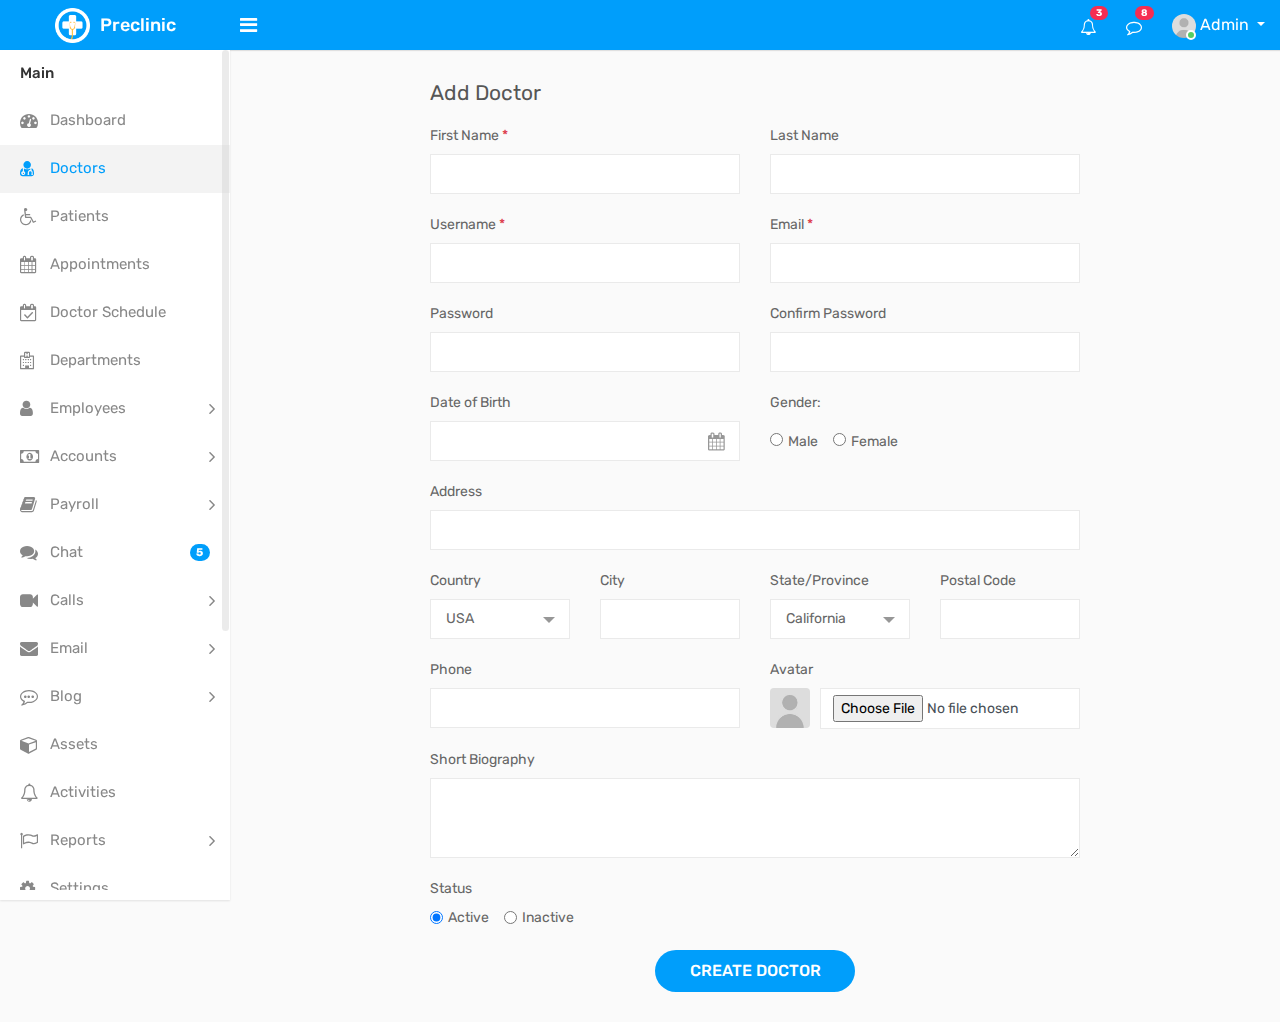
<file: a2hs/version/add-doctor.html>
<!DOCTYPE html>
<html lang="en">


<!-- add-doctor24:06-->
<head>
    <meta charset="utf-8">
    <meta name="viewport" content="width=device-width, initial-scale=1.0, user-scalable=0">
    <link rel="shortcut icon" type="image/x-icon" href="assets/img/favicon.ico">
    <title>Preclinic - Medical & Hospital - Bootstrap 4 Admin Template</title>
    <link rel="stylesheet" type="text/css" href="assets/css/bootstrap.min.css">
    <link rel="stylesheet" type="text/css" href="assets/css/font-awesome.min.css">
    <link rel="stylesheet" type="text/css" href="assets/css/select2.min.css">
    <link rel="stylesheet" type="text/css" href="assets/css/bootstrap-datetimepicker.min.css">
    <link rel="stylesheet" type="text/css" href="assets/css/style.css">
    <!--[if lt IE 9]>
		<script src="assets/js/html5shiv.min.js"></script>
		<script src="assets/js/respond.min.js"></script>
	<![endif]-->
</head>

<body>
    <div class="main-wrapper">
        <div class="header">
			<div class="header-left">
				<a href="index-2.html" class="logo">
					<img src="assets/img/logo.png" width="35" height="35" alt=""> <span>Preclinic</span>
				</a>
			</div>
			<a id="toggle_btn" href="javascript:void(0);"><i class="fa fa-bars"></i></a>
            <a id="mobile_btn" class="mobile_btn float-left" href="#sidebar"><i class="fa fa-bars"></i></a>
            <ul class="nav user-menu float-right">
                <li class="nav-item dropdown d-none d-sm-block">
                    <a href="#" class="dropdown-toggle nav-link" data-toggle="dropdown"><i class="fa fa-bell-o"></i> <span class="badge badge-pill bg-danger float-right">3</span></a>
                    <div class="dropdown-menu notifications">
                        <div class="topnav-dropdown-header">
                            <span>Notifications</span>
                        </div>
                        <div class="drop-scroll">
                            <ul class="notification-list">
                                <li class="notification-message">
                                    <a href="activities.html">
                                        <div class="media">
											<span class="avatar">
												<img alt="John Doe" src="assets/img/user.jpg" class="img-fluid rounded-circle">
											</span>
											<div class="media-body">
												<p class="noti-details"><span class="noti-title">John Doe</span> added new task <span class="noti-title">Patient appointment booking</span></p>
												<p class="noti-time"><span class="notification-time">4 mins ago</span></p>
											</div>
                                        </div>
                                    </a>
                                </li>
                                <li class="notification-message">
                                    <a href="activities.html">
                                        <div class="media">
											<span class="avatar">V</span>
											<div class="media-body">
												<p class="noti-details"><span class="noti-title">Tarah Shropshire</span> changed the task name <span class="noti-title">Appointment booking with payment gateway</span></p>
												<p class="noti-time"><span class="notification-time">6 mins ago</span></p>
											</div>
                                        </div>
                                    </a>
                                </li>
                                <li class="notification-message">
                                    <a href="activities.html">
                                        <div class="media">
											<span class="avatar">L</span>
											<div class="media-body">
												<p class="noti-details"><span class="noti-title">Misty Tison</span> added <span class="noti-title">Domenic Houston</span> and <span class="noti-title">Claire Mapes</span> to project <span class="noti-title">Doctor available module</span></p>
												<p class="noti-time"><span class="notification-time">8 mins ago</span></p>
											</div>
                                        </div>
                                    </a>
                                </li>
                                <li class="notification-message">
                                    <a href="activities.html">
                                        <div class="media">
											<span class="avatar">G</span>
											<div class="media-body">
												<p class="noti-details"><span class="noti-title">Rolland Webber</span> completed task <span class="noti-title">Patient and Doctor video conferencing</span></p>
												<p class="noti-time"><span class="notification-time">12 mins ago</span></p>
											</div>
                                        </div>
                                    </a>
                                </li>
                                <li class="notification-message">
                                    <a href="activities.html">
                                        <div class="media">
											<span class="avatar">V</span>
											<div class="media-body">
												<p class="noti-details"><span class="noti-title">Bernardo Galaviz</span> added new task <span class="noti-title">Private chat module</span></p>
												<p class="noti-time"><span class="notification-time">2 days ago</span></p>
											</div>
                                        </div>
                                    </a>
                                </li>
                            </ul>
                        </div>
                        <div class="topnav-dropdown-footer">
                            <a href="activities.html">View all Notifications</a>
                        </div>
                    </div>
                </li>
                <li class="nav-item dropdown d-none d-sm-block">
                    <a href="javascript:void(0);" id="open_msg_box" class="hasnotifications nav-link"><i class="fa fa-comment-o"></i> <span class="badge badge-pill bg-danger float-right">8</span></a>
                </li>
                <li class="nav-item dropdown has-arrow">
                    <a href="#" class="dropdown-toggle nav-link user-link" data-toggle="dropdown">
                        <span class="user-img"><img class="rounded-circle" src="assets/img/user.jpg" width="40" alt="Admin">
							<span class="status online"></span></span>
                        <span>Admin</span>
                    </a>
					<div class="dropdown-menu">
						<a class="dropdown-item" href="profile.html">My Profile</a>
						<a class="dropdown-item" href="edit-profile.html">Edit Profile</a>
						<a class="dropdown-item" href="settings.html">Settings</a>
						<a class="dropdown-item" href="login.html">Logout</a>
					</div>
                </li>
            </ul>
            <div class="dropdown mobile-user-menu float-right">
                <a href="#" class="nav-link dropdown-toggle" data-toggle="dropdown" aria-expanded="false"><i class="fa fa-ellipsis-v"></i></a>
                <div class="dropdown-menu dropdown-menu-right">
                    <a class="dropdown-item" href="profile.html">My Profile</a>
                    <a class="dropdown-item" href="edit-profile.html">Edit Profile</a>
                    <a class="dropdown-item" href="settings.html">Settings</a>
                    <a class="dropdown-item" href="login.html">Logout</a>
                </div>
            </div>
        </div>
        <div class="sidebar" id="sidebar">
            <div class="sidebar-inner slimscroll">
                <div id="sidebar-menu" class="sidebar-menu">
                    <ul>
                        <li class="menu-title">Main</li>
                        <li>
                            <a href="index-2.html"><i class="fa fa-dashboard"></i> <span>Dashboard</span></a>
                        </li>
						<li class="active">
                            <a href="doctors.html"><i class="fa fa-user-md"></i> <span>Doctors</span></a>
                        </li>
                        <li>
                            <a href="patients.html"><i class="fa fa-wheelchair"></i> <span>Patients</span></a>
                        </li>
                        <li>
                            <a href="appointments.html"><i class="fa fa-calendar"></i> <span>Appointments</span></a>
                        </li>
                        <li>
                            <a href="schedule.html"><i class="fa fa-calendar-check-o"></i> <span>Doctor Schedule</span></a>
                        </li>
                        <li>
                            <a href="departments.html"><i class="fa fa-hospital-o"></i> <span>Departments</span></a>
                        </li>
						<li class="submenu">
							<a href="#"><i class="fa fa-user"></i> <span> Employees </span> <span class="menu-arrow"></span></a>
							<ul style="display: none;">
								<li><a href="employees.html">Employees List</a></li>
								<li><a href="leaves.html">Leaves</a></li>
								<li><a href="holidays.html">Holidays</a></li>
								<li><a href="attendance.html">Attendance</a></li>
							</ul>
						</li>
						<li class="submenu">
							<a href="#"><i class="fa fa-money"></i> <span> Accounts </span> <span class="menu-arrow"></span></a>
							<ul style="display: none;">
								<li><a href="invoices.html">Invoices</a></li>
								<li><a href="payments.html">Payments</a></li>
								<li><a href="expenses.html">Expenses</a></li>
								<li><a href="taxes.html">Taxes</a></li>
								<li><a href="provident-fund.html">Provident Fund</a></li>
							</ul>
						</li>
						<li class="submenu">
							<a href="#"><i class="fa fa-book"></i> <span> Payroll </span> <span class="menu-arrow"></span></a>
							<ul style="display: none;">
								<li><a href="salary.html"> Employee Salary </a></li>
								<li><a href="salary-view.html"> Payslip </a></li>
							</ul>
						</li>
                        <li>
                            <a href="chat.html"><i class="fa fa-comments"></i> <span>Chat</span> <span class="badge badge-pill bg-primary float-right">5</span></a>
                        </li>
                        <li class="submenu">
                            <a href="#"><i class="fa fa-video-camera camera"></i> <span> Calls</span> <span class="menu-arrow"></span></a>
                            <ul style="display: none;">
                                <li><a href="voice-call.html">Voice Call</a></li>
                                <li><a href="video-call.html">Video Call</a></li>
                                <li><a href="incoming-call.html">Incoming Call</a></li>
                            </ul>
                        </li>
                        <li class="submenu">
                            <a href="#"><i class="fa fa-envelope"></i> <span> Email</span> <span class="menu-arrow"></span></a>
                            <ul style="display: none;">
                                <li><a href="compose.html">Compose Mail</a></li>
                                <li><a href="inbox.html">Inbox</a></li>
                                <li><a href="mail-view.html">Mail View</a></li>
                            </ul>
                        </li>
                        <li class="submenu">
                            <a href="#"><i class="fa fa-commenting-o"></i> <span> Blog</span> <span class="menu-arrow"></span></a>
                            <ul style="display: none;">
                                <li><a href="blog.html">Blog</a></li>
                                <li><a href="blog-details.html">Blog View</a></li>
                                <li><a href="add-blog.html">Add Blog</a></li>
                                <li><a href="edit-blog.html">Edit Blog</a></li>
                            </ul>
                        </li>
						<li>
							<a href="assets.html"><i class="fa fa-cube"></i> <span>Assets</span></a>
						</li>
						<li>
							<a href="activities.html"><i class="fa fa-bell-o"></i> <span>Activities</span></a>
						</li>
						<li class="submenu">
							<a href="#"><i class="fa fa-flag-o"></i> <span> Reports </span> <span class="menu-arrow"></span></a>
							<ul style="display: none;">
								<li><a href="expense-reports.html"> Expense Report </a></li>
								<li><a href="invoice-reports.html"> Invoice Report </a></li>
							</ul>
						</li>
                        <li>
                            <a href="settings.html"><i class="fa fa-cog"></i> <span>Settings</span></a>
                        </li>
                        <li class="menu-title">UI Elements</li>
                        <li class="submenu">
                            <a href="#"><i class="fa fa-laptop"></i> <span> Components</span> <span class="menu-arrow"></span></a>
                            <ul style="display: none;">
                                <li><a href="uikit.html">UI Kit</a></li>
                                <li><a href="typography.html">Typography</a></li>
                                <li><a href="tabs.html">Tabs</a></li>
                            </ul>
                        </li>
                        <li class="submenu">
                            <a href="#"><i class="fa fa-edit"></i> <span> Forms</span> <span class="menu-arrow"></span></a>
                            <ul style="display: none;">
                                <li><a href="form-basic-inputs.html">Basic Inputs</a></li>
                                <li><a href="form-input-groups.html">Input Groups</a></li>
                                <li><a href="form-horizontal.html">Horizontal Form</a></li>
                                <li><a href="form-vertical.html">Vertical Form</a></li>
                            </ul>
                        </li>
                        <li class="submenu">
                            <a href="#"><i class="fa fa-table"></i> <span> Tables</span> <span class="menu-arrow"></span></a>
                            <ul style="display: none;">
                                <li><a href="tables-basic.html">Basic Tables</a></li>
                                <li><a href="tables-datatables.html">Data Table</a></li>
                            </ul>
                        </li>
                        <li>
                            <a href="calendar.html"><i class="fa fa-calendar"></i> <span>Calendar</span></a>
                        </li>
                        <li class="menu-title">Extras</li>
                        <li class="submenu">
                            <a href="#"><i class="fa fa-columns"></i> <span>Pages</span> <span class="menu-arrow"></span></a>
                            <ul style="display: none;">
                                <li><a href="login.html"> Login </a></li>
                                <li><a href="register.html"> Register </a></li>
                                <li><a href="forgot-password.html"> Forgot Password </a></li>
                                <li><a href="change-password2.html"> Change Password </a></li>
                                <li><a href="lock-screen.html"> Lock Screen </a></li>
                                <li><a href="profile.html"> Profile </a></li>
                                <li><a href="gallery.html"> Gallery </a></li>
                                <li><a href="error-404.html">404 Error </a></li>
                                <li><a href="error-500.html">500 Error </a></li>
                                <li><a href="blank-page.html"> Blank Page </a></li>
                            </ul>
                        </li>
                        <li class="submenu">
                            <a href="javascript:void(0);"><i class="fa fa-share-alt"></i> <span>Multi Level</span> <span class="menu-arrow"></span></a>
                            <ul style="display: none;">
                                <li class="submenu">
                                    <a href="javascript:void(0);"><span>Level 1</span> <span class="menu-arrow"></span></a>
                                    <ul style="display: none;">
                                        <li><a href="javascript:void(0);"><span>Level 2</span></a></li>
                                        <li class="submenu">
                                            <a href="javascript:void(0);"> <span> Level 2</span> <span class="menu-arrow"></span></a>
                                            <ul style="display: none;">
                                                <li><a href="javascript:void(0);">Level 3</a></li>
                                                <li><a href="javascript:void(0);">Level 3</a></li>
                                            </ul>
                                        </li>
                                        <li><a href="javascript:void(0);"><span>Level 2</span></a></li>
                                    </ul>
                                </li>
                                <li>
                                    <a href="javascript:void(0);"><span>Level 1</span></a>
                                </li>
                            </ul>
                        </li>
                    </ul>
                </div>
            </div>
        </div>
        <div class="page-wrapper">
            <div class="content">
                <div class="row">
                    <div class="col-lg-8 offset-lg-2">
                        <h4 class="page-title">Add Doctor</h4>
                    </div>
                </div>
                <div class="row">
                    <div class="col-lg-8 offset-lg-2">
                        <form>
                            <div class="row">
                                <div class="col-sm-6">
                                    <div class="form-group">
                                        <label>First Name <span class="text-danger">*</span></label>
                                        <input class="form-control" type="text">
                                    </div>
                                </div>
                                <div class="col-sm-6">
                                    <div class="form-group">
                                        <label>Last Name</label>
                                        <input class="form-control" type="text">
                                    </div>
                                </div>
                                <div class="col-sm-6">
                                    <div class="form-group">
                                        <label>Username <span class="text-danger">*</span></label>
                                        <input class="form-control" type="text">
                                    </div>
                                </div>
                                <div class="col-sm-6">
                                    <div class="form-group">
                                        <label>Email <span class="text-danger">*</span></label>
                                        <input class="form-control" type="email">
                                    </div>
                                </div>
                                <div class="col-sm-6">
                                    <div class="form-group">
                                        <label>Password</label>
                                        <input class="form-control" type="password">
                                    </div>
                                </div>
                                <div class="col-sm-6">
                                    <div class="form-group">
                                        <label>Confirm Password</label>
                                        <input class="form-control" type="password">
                                    </div>
                                </div>
								<div class="col-sm-6">
                                    <div class="form-group">
                                        <label>Date of Birth</label>
                                        <div class="cal-icon">
                                            <input type="text" class="form-control datetimepicker">
                                        </div>
                                    </div>
                                </div>
                                <div class="col-sm-6">
									<div class="form-group gender-select">
										<label class="gen-label">Gender:</label>
										<div class="form-check-inline">
											<label class="form-check-label">
												<input type="radio" name="gender" class="form-check-input">Male
											</label>
										</div>
										<div class="form-check-inline">
											<label class="form-check-label">
												<input type="radio" name="gender" class="form-check-input">Female
											</label>
										</div>
									</div>
                                </div>
								<div class="col-sm-12">
									<div class="row">
										<div class="col-sm-12">
											<div class="form-group">
												<label>Address</label>
												<input type="text" class="form-control ">
											</div>
										</div>
										<div class="col-sm-6 col-md-6 col-lg-3">
											<div class="form-group">
												<label>Country</label>
												<select class="form-control select">
													<option>USA</option>
													<option>United Kingdom</option>
												</select>
											</div>
										</div>
										<div class="col-sm-6 col-md-6 col-lg-3">
											<div class="form-group">
												<label>City</label>
												<input type="text" class="form-control">
											</div>
										</div>
										<div class="col-sm-6 col-md-6 col-lg-3">
											<div class="form-group">
												<label>State/Province</label>
												<select class="form-control select">
													<option>California</option>
													<option>Alaska</option>
													<option>Alabama</option>
												</select>
											</div>
										</div>
										<div class="col-sm-6 col-md-6 col-lg-3">
											<div class="form-group">
												<label>Postal Code</label>
												<input type="text" class="form-control">
											</div>
										</div>
									</div>
								</div>
                                <div class="col-sm-6">
                                    <div class="form-group">
                                        <label>Phone </label>
                                        <input class="form-control" type="text">
                                    </div>
                                </div>
                                <div class="col-sm-6">
									<div class="form-group">
										<label>Avatar</label>
										<div class="profile-upload">
											<div class="upload-img">
												<img alt="" src="assets/img/user.jpg">
											</div>
											<div class="upload-input">
												<input type="file" class="form-control">
											</div>
										</div>
									</div>
                                </div>
                            </div>
							<div class="form-group">
                                <label>Short Biography</label>
                                <textarea class="form-control" rows="3" cols="30"></textarea>
                            </div>
                            <div class="form-group">
                                <label class="display-block">Status</label>
								<div class="form-check form-check-inline">
									<input class="form-check-input" type="radio" name="status" id="doctor_active" value="option1" checked>
									<label class="form-check-label" for="doctor_active">
									Active
									</label>
								</div>
								<div class="form-check form-check-inline">
									<input class="form-check-input" type="radio" name="status" id="doctor_inactive" value="option2">
									<label class="form-check-label" for="doctor_inactive">
									Inactive
									</label>
								</div>
                            </div>
                            <div class="m-t-20 text-center">
                                <button class="btn btn-primary submit-btn">Create Doctor</button>
                            </div>
                        </form>
                    </div>
                </div>
            </div>
			<div class="notification-box">
                <div class="msg-sidebar notifications msg-noti">
                    <div class="topnav-dropdown-header">
                        <span>Messages</span>
                    </div>
                    <div class="drop-scroll msg-list-scroll" id="msg_list">
                        <ul class="list-box">
                            <li>
                                <a href="chat.html">
                                    <div class="list-item">
                                        <div class="list-left">
                                            <span class="avatar">R</span>
                                        </div>
                                        <div class="list-body">
                                            <span class="message-author">Richard Miles </span>
                                            <span class="message-time">12:28 AM</span>
                                            <div class="clearfix"></div>
                                            <span class="message-content">Lorem ipsum dolor sit amet, consectetur adipiscing</span>
                                        </div>
                                    </div>
                                </a>
                            </li>
                            <li>
                                <a href="chat.html">
                                    <div class="list-item new-message">
                                        <div class="list-left">
                                            <span class="avatar">J</span>
                                        </div>
                                        <div class="list-body">
                                            <span class="message-author">John Doe</span>
                                            <span class="message-time">1 Aug</span>
                                            <div class="clearfix"></div>
                                            <span class="message-content">Lorem ipsum dolor sit amet, consectetur adipiscing</span>
                                        </div>
                                    </div>
                                </a>
                            </li>
                            <li>
                                <a href="chat.html">
                                    <div class="list-item">
                                        <div class="list-left">
                                            <span class="avatar">T</span>
                                        </div>
                                        <div class="list-body">
                                            <span class="message-author"> Tarah Shropshire </span>
                                            <span class="message-time">12:28 AM</span>
                                            <div class="clearfix"></div>
                                            <span class="message-content">Lorem ipsum dolor sit amet, consectetur adipiscing</span>
                                        </div>
                                    </div>
                                </a>
                            </li>
                            <li>
                                <a href="chat.html">
                                    <div class="list-item">
                                        <div class="list-left">
                                            <span class="avatar">M</span>
                                        </div>
                                        <div class="list-body">
                                            <span class="message-author">Mike Litorus</span>
                                            <span class="message-time">12:28 AM</span>
                                            <div class="clearfix"></div>
                                            <span class="message-content">Lorem ipsum dolor sit amet, consectetur adipiscing</span>
                                        </div>
                                    </div>
                                </a>
                            </li>
                            <li>
                                <a href="chat.html">
                                    <div class="list-item">
                                        <div class="list-left">
                                            <span class="avatar">C</span>
                                        </div>
                                        <div class="list-body">
                                            <span class="message-author"> Catherine Manseau </span>
                                            <span class="message-time">12:28 AM</span>
                                            <div class="clearfix"></div>
                                            <span class="message-content">Lorem ipsum dolor sit amet, consectetur adipiscing</span>
                                        </div>
                                    </div>
                                </a>
                            </li>
                            <li>
                                <a href="chat.html">
                                    <div class="list-item">
                                        <div class="list-left">
                                            <span class="avatar">D</span>
                                        </div>
                                        <div class="list-body">
                                            <span class="message-author"> Domenic Houston </span>
                                            <span class="message-time">12:28 AM</span>
                                            <div class="clearfix"></div>
                                            <span class="message-content">Lorem ipsum dolor sit amet, consectetur adipiscing</span>
                                        </div>
                                    </div>
                                </a>
                            </li>
                            <li>
                                <a href="chat.html">
                                    <div class="list-item">
                                        <div class="list-left">
                                            <span class="avatar">B</span>
                                        </div>
                                        <div class="list-body">
                                            <span class="message-author"> Buster Wigton </span>
                                            <span class="message-time">12:28 AM</span>
                                            <div class="clearfix"></div>
                                            <span class="message-content">Lorem ipsum dolor sit amet, consectetur adipiscing</span>
                                        </div>
                                    </div>
                                </a>
                            </li>
                            <li>
                                <a href="chat.html">
                                    <div class="list-item">
                                        <div class="list-left">
                                            <span class="avatar">R</span>
                                        </div>
                                        <div class="list-body">
                                            <span class="message-author"> Rolland Webber </span>
                                            <span class="message-time">12:28 AM</span>
                                            <div class="clearfix"></div>
                                            <span class="message-content">Lorem ipsum dolor sit amet, consectetur adipiscing</span>
                                        </div>
                                    </div>
                                </a>
                            </li>
                            <li>
                                <a href="chat.html">
                                    <div class="list-item">
                                        <div class="list-left">
                                            <span class="avatar">C</span>
                                        </div>
                                        <div class="list-body">
                                            <span class="message-author"> Claire Mapes </span>
                                            <span class="message-time">12:28 AM</span>
                                            <div class="clearfix"></div>
                                            <span class="message-content">Lorem ipsum dolor sit amet, consectetur adipiscing</span>
                                        </div>
                                    </div>
                                </a>
                            </li>
                            <li>
                                <a href="chat.html">
                                    <div class="list-item">
                                        <div class="list-left">
                                            <span class="avatar">M</span>
                                        </div>
                                        <div class="list-body">
                                            <span class="message-author">Melita Faucher</span>
                                            <span class="message-time">12:28 AM</span>
                                            <div class="clearfix"></div>
                                            <span class="message-content">Lorem ipsum dolor sit amet, consectetur adipiscing</span>
                                        </div>
                                    </div>
                                </a>
                            </li>
                            <li>
                                <a href="chat.html">
                                    <div class="list-item">
                                        <div class="list-left">
                                            <span class="avatar">J</span>
                                        </div>
                                        <div class="list-body">
                                            <span class="message-author">Jeffery Lalor</span>
                                            <span class="message-time">12:28 AM</span>
                                            <div class="clearfix"></div>
                                            <span class="message-content">Lorem ipsum dolor sit amet, consectetur adipiscing</span>
                                        </div>
                                    </div>
                                </a>
                            </li>
                            <li>
                                <a href="chat.html">
                                    <div class="list-item">
                                        <div class="list-left">
                                            <span class="avatar">L</span>
                                        </div>
                                        <div class="list-body">
                                            <span class="message-author">Loren Gatlin</span>
                                            <span class="message-time">12:28 AM</span>
                                            <div class="clearfix"></div>
                                            <span class="message-content">Lorem ipsum dolor sit amet, consectetur adipiscing</span>
                                        </div>
                                    </div>
                                </a>
                            </li>
                            <li>
                                <a href="chat.html">
                                    <div class="list-item">
                                        <div class="list-left">
                                            <span class="avatar">T</span>
                                        </div>
                                        <div class="list-body">
                                            <span class="message-author">Tarah Shropshire</span>
                                            <span class="message-time">12:28 AM</span>
                                            <div class="clearfix"></div>
                                            <span class="message-content">Lorem ipsum dolor sit amet, consectetur adipiscing</span>
                                        </div>
                                    </div>
                                </a>
                            </li>
                        </ul>
                    </div>
                    <div class="topnav-dropdown-footer">
                        <a href="chat.html">See all messages</a>
                    </div>
                </div>
            </div>
        </div>
    </div>
    <div class="sidebar-overlay" data-reff=""></div>
    <script src="assets/js/jquery-3.2.1.min.js"></script>
	<script src="assets/js/popper.min.js"></script>
    <script src="assets/js/bootstrap.min.js"></script>
    <script src="assets/js/jquery.slimscroll.js"></script>
    <script src="assets/js/select2.min.js"></script>
	<script src="assets/js/moment.min.js"></script>
	<script src="assets/js/bootstrap-datetimepicker.min.js"></script>
    <script src="assets/js/app.js"></script>
</body>


<!-- add-doctor24:06-->
</html>
</file>
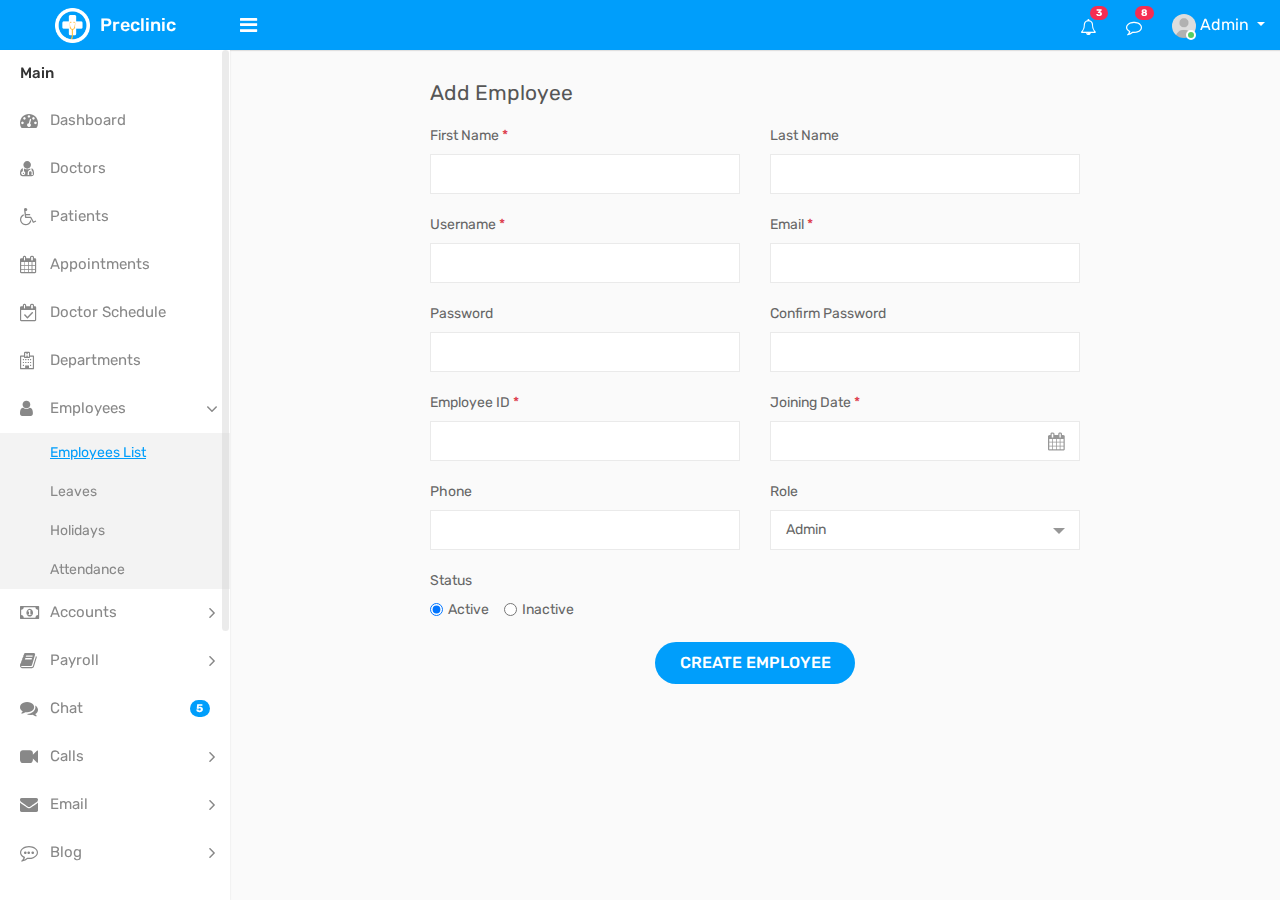
<file: a2hs/version/add-employee.html>
<!DOCTYPE html>
<html lang="en">


<!-- add-employee24:07-->
<head>
    <meta charset="utf-8">
    <meta name="viewport" content="width=device-width, initial-scale=1.0, user-scalable=0">
    <link rel="shortcut icon" type="image/x-icon" href="assets/img/favicon.ico">
    <title>Preclinic - Medical & Hospital - Bootstrap 4 Admin Template</title>
    <link rel="stylesheet" type="text/css" href="assets/css/bootstrap.min.css">
    <link rel="stylesheet" type="text/css" href="assets/css/font-awesome.min.css">
    <link rel="stylesheet" type="text/css" href="assets/css/select2.min.css">
	<link rel="stylesheet" type="text/css" href="assets/css/bootstrap-datetimepicker.min.css">
    <link rel="stylesheet" type="text/css" href="assets/css/style.css">
    <!--[if lt IE 9]>
		<script src="assets/js/html5shiv.min.js"></script>
		<script src="assets/js/respond.min.js"></script>
	<![endif]-->
</head>

<body>
    <div class="main-wrapper">
        <div class="header">
			<div class="header-left">
				<a href="index-2.html" class="logo">
					<img src="assets/img/logo.png" width="35" height="35" alt=""> <span>Preclinic</span>
				</a>
			</div>
			<a id="toggle_btn" href="javascript:void(0);"><i class="fa fa-bars"></i></a>
            <a id="mobile_btn" class="mobile_btn float-left" href="#sidebar"><i class="fa fa-bars"></i></a>
            <ul class="nav user-menu float-right">
                <li class="nav-item dropdown d-none d-sm-block">
                    <a href="#" class="dropdown-toggle nav-link" data-toggle="dropdown"><i class="fa fa-bell-o"></i> <span class="badge badge-pill bg-danger float-right">3</span></a>
                    <div class="dropdown-menu notifications">
                        <div class="topnav-dropdown-header">
                            <span>Notifications</span>
                        </div>
                        <div class="drop-scroll">
                            <ul class="notification-list">
                                <li class="notification-message">
                                    <a href="activities.html">
                                        <div class="media">
											<span class="avatar">
												<img alt="John Doe" src="assets/img/user.jpg" class="img-fluid rounded-circle">
											</span>
											<div class="media-body">
												<p class="noti-details"><span class="noti-title">John Doe</span> added new task <span class="noti-title">Patient appointment booking</span></p>
												<p class="noti-time"><span class="notification-time">4 mins ago</span></p>
											</div>
                                        </div>
                                    </a>
                                </li>
                                <li class="notification-message">
                                    <a href="activities.html">
                                        <div class="media">
											<span class="avatar">V</span>
											<div class="media-body">
												<p class="noti-details"><span class="noti-title">Tarah Shropshire</span> changed the task name <span class="noti-title">Appointment booking with payment gateway</span></p>
												<p class="noti-time"><span class="notification-time">6 mins ago</span></p>
											</div>
                                        </div>
                                    </a>
                                </li>
                                <li class="notification-message">
                                    <a href="activities.html">
                                        <div class="media">
											<span class="avatar">L</span>
											<div class="media-body">
												<p class="noti-details"><span class="noti-title">Misty Tison</span> added <span class="noti-title">Domenic Houston</span> and <span class="noti-title">Claire Mapes</span> to project <span class="noti-title">Doctor available module</span></p>
												<p class="noti-time"><span class="notification-time">8 mins ago</span></p>
											</div>
                                        </div>
                                    </a>
                                </li>
                                <li class="notification-message">
                                    <a href="activities.html">
                                        <div class="media">
											<span class="avatar">G</span>
											<div class="media-body">
												<p class="noti-details"><span class="noti-title">Rolland Webber</span> completed task <span class="noti-title">Patient and Doctor video conferencing</span></p>
												<p class="noti-time"><span class="notification-time">12 mins ago</span></p>
											</div>
                                        </div>
                                    </a>
                                </li>
                                <li class="notification-message">
                                    <a href="activities.html">
                                        <div class="media">
											<span class="avatar">V</span>
											<div class="media-body">
												<p class="noti-details"><span class="noti-title">Bernardo Galaviz</span> added new task <span class="noti-title">Private chat module</span></p>
												<p class="noti-time"><span class="notification-time">2 days ago</span></p>
											</div>
                                        </div>
                                    </a>
                                </li>
                            </ul>
                        </div>
                        <div class="topnav-dropdown-footer">
                            <a href="activities.html">View all Notifications</a>
                        </div>
                    </div>
                </li>
                <li class="nav-item dropdown d-none d-sm-block">
                    <a href="javascript:void(0);" id="open_msg_box" class="hasnotifications nav-link"><i class="fa fa-comment-o"></i> <span class="badge badge-pill bg-danger float-right">8</span></a>
                </li>
                <li class="nav-item dropdown has-arrow">
                    <a href="#" class="dropdown-toggle nav-link user-link" data-toggle="dropdown">
                        <span class="user-img"><img class="rounded-circle" src="assets/img/user.jpg" width="40" alt="Admin">
							<span class="status online"></span></span>
                        <span>Admin</span>
                    </a>
					<div class="dropdown-menu">
						<a class="dropdown-item" href="profile.html">My Profile</a>
						<a class="dropdown-item" href="edit-profile.html">Edit Profile</a>
						<a class="dropdown-item" href="settings.html">Settings</a>
						<a class="dropdown-item" href="login.html">Logout</a>
					</div>
                </li>
            </ul>
            <div class="dropdown mobile-user-menu float-right">
                <a href="#" class="nav-link dropdown-toggle" data-toggle="dropdown" aria-expanded="false"><i class="fa fa-ellipsis-v"></i></a>
                <div class="dropdown-menu dropdown-menu-right">
                    <a class="dropdown-item" href="profile.html">My Profile</a>
                    <a class="dropdown-item" href="edit-profile.html">Edit Profile</a>
                    <a class="dropdown-item" href="settings.html">Settings</a>
                    <a class="dropdown-item" href="login.html">Logout</a>
                </div>
            </div>
        </div>
        <div class="sidebar" id="sidebar">
            <div class="sidebar-inner slimscroll">
                <div id="sidebar-menu" class="sidebar-menu">
                    <ul>
                        <li class="menu-title">Main</li>
                        <li>
                            <a href="index-2.html"><i class="fa fa-dashboard"></i> <span>Dashboard</span></a>
                        </li>
						<li>
                            <a href="doctors.html"><i class="fa fa-user-md"></i> <span>Doctors</span></a>
                        </li>
                        <li>
                            <a href="patients.html"><i class="fa fa-wheelchair"></i> <span>Patients</span></a>
                        </li>
                        <li>
                            <a href="appointments.html"><i class="fa fa-calendar"></i> <span>Appointments</span></a>
                        </li>
                        <li>
                            <a href="schedule.html"><i class="fa fa-calendar-check-o"></i> <span>Doctor Schedule</span></a>
                        </li>
                        <li>
                            <a href="departments.html"><i class="fa fa-hospital-o"></i> <span>Departments</span></a>
                        </li>
						<li class="submenu">
							<a href="#"><i class="fa fa-user"></i> <span> Employees </span> <span class="menu-arrow"></span></a>
							<ul style="display: none;">
								<li><a class="active" href="employees.html">Employees List</a></li>
								<li><a href="leaves.html">Leaves</a></li>
								<li><a href="holidays.html">Holidays</a></li>
								<li><a href="attendance.html">Attendance</a></li>
							</ul>
						</li>
						<li class="submenu">
							<a href="#"><i class="fa fa-money"></i> <span> Accounts </span> <span class="menu-arrow"></span></a>
							<ul style="display: none;">
								<li><a href="invoices.html">Invoices</a></li>
								<li><a href="payments.html">Payments</a></li>
								<li><a href="expenses.html">Expenses</a></li>
								<li><a href="taxes.html">Taxes</a></li>
								<li><a href="provident-fund.html">Provident Fund</a></li>
							</ul>
						</li>
						<li class="submenu">
							<a href="#"><i class="fa fa-book"></i> <span> Payroll </span> <span class="menu-arrow"></span></a>
							<ul style="display: none;">
								<li><a href="salary.html"> Employee Salary </a></li>
								<li><a href="salary-view.html"> Payslip </a></li>
							</ul>
						</li>
                        <li>
                            <a href="chat.html"><i class="fa fa-comments"></i> <span>Chat</span> <span class="badge badge-pill bg-primary float-right">5</span></a>
                        </li>
                        <li class="submenu">
                            <a href="#"><i class="fa fa-video-camera camera"></i> <span> Calls</span> <span class="menu-arrow"></span></a>
                            <ul style="display: none;">
                                <li><a href="voice-call.html">Voice Call</a></li>
                                <li><a href="video-call.html">Video Call</a></li>
                                <li><a href="incoming-call.html">Incoming Call</a></li>
                            </ul>
                        </li>
                        <li class="submenu">
                            <a href="#"><i class="fa fa-envelope"></i> <span> Email</span> <span class="menu-arrow"></span></a>
                            <ul style="display: none;">
                                <li><a href="compose.html">Compose Mail</a></li>
                                <li><a href="inbox.html">Inbox</a></li>
                                <li><a href="mail-view.html">Mail View</a></li>
                            </ul>
                        </li>
                        <li class="submenu">
                            <a href="#"><i class="fa fa-commenting-o"></i> <span> Blog</span> <span class="menu-arrow"></span></a>
                            <ul style="display: none;">
                                <li><a href="blog.html">Blog</a></li>
                                <li><a href="blog-details.html">Blog View</a></li>
                                <li><a href="add-blog.html">Add Blog</a></li>
                                <li><a href="edit-blog.html">Edit Blog</a></li>
                            </ul>
                        </li>
						<li>
							<a href="assets.html"><i class="fa fa-cube"></i> <span>Assets</span></a>
						</li>
						<li>
							<a href="activities.html"><i class="fa fa-bell-o"></i> <span>Activities</span></a>
						</li>
						<li class="submenu">
							<a href="#"><i class="fa fa-flag-o"></i> <span> Reports </span> <span class="menu-arrow"></span></a>
							<ul style="display: none;">
								<li><a href="expense-reports.html"> Expense Report </a></li>
								<li><a href="invoice-reports.html"> Invoice Report </a></li>
							</ul>
						</li>
                        <li>
                            <a href="settings.html"><i class="fa fa-cog"></i> <span>Settings</span></a>
                        </li>
                        <li class="menu-title">UI Elements</li>
                        <li class="submenu">
                            <a href="#"><i class="fa fa-laptop"></i> <span> Components</span> <span class="menu-arrow"></span></a>
                            <ul style="display: none;">
                                <li><a href="uikit.html">UI Kit</a></li>
                                <li><a href="typography.html">Typography</a></li>
                                <li><a href="tabs.html">Tabs</a></li>
                            </ul>
                        </li>
                        <li class="submenu">
                            <a href="#"><i class="fa fa-edit"></i> <span> Forms</span> <span class="menu-arrow"></span></a>
                            <ul style="display: none;">
                                <li><a href="form-basic-inputs.html">Basic Inputs</a></li>
                                <li><a href="form-input-groups.html">Input Groups</a></li>
                                <li><a href="form-horizontal.html">Horizontal Form</a></li>
                                <li><a href="form-vertical.html">Vertical Form</a></li>
                            </ul>
                        </li>
                        <li class="submenu">
                            <a href="#"><i class="fa fa-table"></i> <span> Tables</span> <span class="menu-arrow"></span></a>
                            <ul style="display: none;">
                                <li><a href="tables-basic.html">Basic Tables</a></li>
                                <li><a href="tables-datatables.html">Data Table</a></li>
                            </ul>
                        </li>
                        <li>
                            <a href="calendar.html"><i class="fa fa-calendar"></i> <span>Calendar</span></a>
                        </li>
                        <li class="menu-title">Extras</li>
                        <li class="submenu">
                            <a href="#"><i class="fa fa-columns"></i> <span>Pages</span> <span class="menu-arrow"></span></a>
                            <ul style="display: none;">
                                <li><a href="login.html"> Login </a></li>
                                <li><a href="register.html"> Register </a></li>
                                <li><a href="forgot-password.html"> Forgot Password </a></li>
                                <li><a href="change-password2.html"> Change Password </a></li>
                                <li><a href="lock-screen.html"> Lock Screen </a></li>
                                <li><a href="profile.html"> Profile </a></li>
                                <li><a href="gallery.html"> Gallery </a></li>
                                <li><a href="error-404.html">404 Error </a></li>
                                <li><a href="error-500.html">500 Error </a></li>
                                <li><a href="blank-page.html"> Blank Page </a></li>
                            </ul>
                        </li>
                        <li class="submenu">
                            <a href="javascript:void(0);"><i class="fa fa-share-alt"></i> <span>Multi Level</span> <span class="menu-arrow"></span></a>
                            <ul style="display: none;">
                                <li class="submenu">
                                    <a href="javascript:void(0);"><span>Level 1</span> <span class="menu-arrow"></span></a>
                                    <ul style="display: none;">
                                        <li><a href="javascript:void(0);"><span>Level 2</span></a></li>
                                        <li class="submenu">
                                            <a href="javascript:void(0);"> <span> Level 2</span> <span class="menu-arrow"></span></a>
                                            <ul style="display: none;">
                                                <li><a href="javascript:void(0);">Level 3</a></li>
                                                <li><a href="javascript:void(0);">Level 3</a></li>
                                            </ul>
                                        </li>
                                        <li><a href="javascript:void(0);"><span>Level 2</span></a></li>
                                    </ul>
                                </li>
                                <li>
                                    <a href="javascript:void(0);"><span>Level 1</span></a>
                                </li>
                            </ul>
                        </li>
                    </ul>
                </div>
            </div>
        </div>
        <div class="page-wrapper">
            <div class="content">
                <div class="row">
                    <div class="col-lg-8 offset-lg-2">
                        <h4 class="page-title">Add Employee</h4>
                    </div>
                </div>
                <div class="row">
                    <div class="col-lg-8 offset-lg-2">
                        <form>
                            <div class="row">
                                <div class="col-sm-6">
                                    <div class="form-group">
                                        <label>First Name <span class="text-danger">*</span></label>
                                        <input class="form-control" type="text">
                                    </div>
                                </div>
                                <div class="col-sm-6">
                                    <div class="form-group">
                                        <label>Last Name</label>
                                        <input class="form-control" type="text">
                                    </div>
                                </div>
                                <div class="col-sm-6">
                                    <div class="form-group">
                                        <label>Username <span class="text-danger">*</span></label>
                                        <input class="form-control" type="text">
                                    </div>
                                </div>
                                <div class="col-sm-6">
                                    <div class="form-group">
                                        <label>Email <span class="text-danger">*</span></label>
                                        <input class="form-control" type="email">
                                    </div>
                                </div>
                                <div class="col-sm-6">
                                    <div class="form-group">
                                        <label>Password</label>
                                        <input class="form-control" type="password">
                                    </div>
                                </div>
                                <div class="col-sm-6">
                                    <div class="form-group">
                                        <label>Confirm Password</label>
                                        <input class="form-control" type="password">
                                    </div>
                                </div>
                                <div class="col-sm-6">
                                    <div class="form-group">
                                        <label>Employee ID <span class="text-danger">*</span></label>
                                        <input type="text" class="form-control">
                                    </div>
                                </div>
                                <div class="col-sm-6">
                                    <div class="form-group">
                                        <label>Joining Date <span class="text-danger">*</span></label>
                                        <div class="cal-icon">
                                            <input class="form-control datetimepicker" type="text">
                                        </div>
                                    </div>
                                </div>
                                <div class="col-sm-6">
                                    <div class="form-group">
                                        <label>Phone </label>
                                        <input class="form-control" type="text">
                                    </div>
                                </div>
                                <div class="col-sm-6">
                                    <div class="form-group">
                                        <label>Role</label>
                                        <select class="select">
                                            <option>Admin</option>
                                            <option>Doctor</option>
                                            <option>Nurse</option>
                                            <option>Laboratorist</option>
                                            <option>Pharmacist</option>
                                            <option>Accountant</option>
                                            <option>Receptionist</option>
                                        </select>
                                    </div>
                                </div>
                            </div>
                            <div class="form-group">
                                <label class="display-block">Status</label>
								<div class="form-check form-check-inline">
									<input class="form-check-input" type="radio" name="status" id="employee_active" value="option1" checked>
									<label class="form-check-label" for="employee_active">
									Active
									</label>
								</div>
								<div class="form-check form-check-inline">
									<input class="form-check-input" type="radio" name="status" id="employee_inactive" value="option2">
									<label class="form-check-label" for="employee_inactive">
									Inactive
									</label>
								</div>
                            </div>
                            <div class="m-t-20 text-center">
                                <button class="btn btn-primary submit-btn">Create Employee</button>
                            </div>
                        </form>
                    </div>
                </div>
            </div>
			<div class="notification-box">
                <div class="msg-sidebar notifications msg-noti">
                    <div class="topnav-dropdown-header">
                        <span>Messages</span>
                    </div>
                    <div class="drop-scroll msg-list-scroll" id="msg_list">
                        <ul class="list-box">
                            <li>
                                <a href="chat.html">
                                    <div class="list-item">
                                        <div class="list-left">
                                            <span class="avatar">R</span>
                                        </div>
                                        <div class="list-body">
                                            <span class="message-author">Richard Miles </span>
                                            <span class="message-time">12:28 AM</span>
                                            <div class="clearfix"></div>
                                            <span class="message-content">Lorem ipsum dolor sit amet, consectetur adipiscing</span>
                                        </div>
                                    </div>
                                </a>
                            </li>
                            <li>
                                <a href="chat.html">
                                    <div class="list-item new-message">
                                        <div class="list-left">
                                            <span class="avatar">J</span>
                                        </div>
                                        <div class="list-body">
                                            <span class="message-author">John Doe</span>
                                            <span class="message-time">1 Aug</span>
                                            <div class="clearfix"></div>
                                            <span class="message-content">Lorem ipsum dolor sit amet, consectetur adipiscing</span>
                                        </div>
                                    </div>
                                </a>
                            </li>
                            <li>
                                <a href="chat.html">
                                    <div class="list-item">
                                        <div class="list-left">
                                            <span class="avatar">T</span>
                                        </div>
                                        <div class="list-body">
                                            <span class="message-author"> Tarah Shropshire </span>
                                            <span class="message-time">12:28 AM</span>
                                            <div class="clearfix"></div>
                                            <span class="message-content">Lorem ipsum dolor sit amet, consectetur adipiscing</span>
                                        </div>
                                    </div>
                                </a>
                            </li>
                            <li>
                                <a href="chat.html">
                                    <div class="list-item">
                                        <div class="list-left">
                                            <span class="avatar">M</span>
                                        </div>
                                        <div class="list-body">
                                            <span class="message-author">Mike Litorus</span>
                                            <span class="message-time">12:28 AM</span>
                                            <div class="clearfix"></div>
                                            <span class="message-content">Lorem ipsum dolor sit amet, consectetur adipiscing</span>
                                        </div>
                                    </div>
                                </a>
                            </li>
                            <li>
                                <a href="chat.html">
                                    <div class="list-item">
                                        <div class="list-left">
                                            <span class="avatar">C</span>
                                        </div>
                                        <div class="list-body">
                                            <span class="message-author"> Catherine Manseau </span>
                                            <span class="message-time">12:28 AM</span>
                                            <div class="clearfix"></div>
                                            <span class="message-content">Lorem ipsum dolor sit amet, consectetur adipiscing</span>
                                        </div>
                                    </div>
                                </a>
                            </li>
                            <li>
                                <a href="chat.html">
                                    <div class="list-item">
                                        <div class="list-left">
                                            <span class="avatar">D</span>
                                        </div>
                                        <div class="list-body">
                                            <span class="message-author"> Domenic Houston </span>
                                            <span class="message-time">12:28 AM</span>
                                            <div class="clearfix"></div>
                                            <span class="message-content">Lorem ipsum dolor sit amet, consectetur adipiscing</span>
                                        </div>
                                    </div>
                                </a>
                            </li>
                            <li>
                                <a href="chat.html">
                                    <div class="list-item">
                                        <div class="list-left">
                                            <span class="avatar">B</span>
                                        </div>
                                        <div class="list-body">
                                            <span class="message-author"> Buster Wigton </span>
                                            <span class="message-time">12:28 AM</span>
                                            <div class="clearfix"></div>
                                            <span class="message-content">Lorem ipsum dolor sit amet, consectetur adipiscing</span>
                                        </div>
                                    </div>
                                </a>
                            </li>
                            <li>
                                <a href="chat.html">
                                    <div class="list-item">
                                        <div class="list-left">
                                            <span class="avatar">R</span>
                                        </div>
                                        <div class="list-body">
                                            <span class="message-author"> Rolland Webber </span>
                                            <span class="message-time">12:28 AM</span>
                                            <div class="clearfix"></div>
                                            <span class="message-content">Lorem ipsum dolor sit amet, consectetur adipiscing</span>
                                        </div>
                                    </div>
                                </a>
                            </li>
                            <li>
                                <a href="chat.html">
                                    <div class="list-item">
                                        <div class="list-left">
                                            <span class="avatar">C</span>
                                        </div>
                                        <div class="list-body">
                                            <span class="message-author"> Claire Mapes </span>
                                            <span class="message-time">12:28 AM</span>
                                            <div class="clearfix"></div>
                                            <span class="message-content">Lorem ipsum dolor sit amet, consectetur adipiscing</span>
                                        </div>
                                    </div>
                                </a>
                            </li>
                            <li>
                                <a href="chat.html">
                                    <div class="list-item">
                                        <div class="list-left">
                                            <span class="avatar">M</span>
                                        </div>
                                        <div class="list-body">
                                            <span class="message-author">Melita Faucher</span>
                                            <span class="message-time">12:28 AM</span>
                                            <div class="clearfix"></div>
                                            <span class="message-content">Lorem ipsum dolor sit amet, consectetur adipiscing</span>
                                        </div>
                                    </div>
                                </a>
                            </li>
                            <li>
                                <a href="chat.html">
                                    <div class="list-item">
                                        <div class="list-left">
                                            <span class="avatar">J</span>
                                        </div>
                                        <div class="list-body">
                                            <span class="message-author">Jeffery Lalor</span>
                                            <span class="message-time">12:28 AM</span>
                                            <div class="clearfix"></div>
                                            <span class="message-content">Lorem ipsum dolor sit amet, consectetur adipiscing</span>
                                        </div>
                                    </div>
                                </a>
                            </li>
                            <li>
                                <a href="chat.html">
                                    <div class="list-item">
                                        <div class="list-left">
                                            <span class="avatar">L</span>
                                        </div>
                                        <div class="list-body">
                                            <span class="message-author">Loren Gatlin</span>
                                            <span class="message-time">12:28 AM</span>
                                            <div class="clearfix"></div>
                                            <span class="message-content">Lorem ipsum dolor sit amet, consectetur adipiscing</span>
                                        </div>
                                    </div>
                                </a>
                            </li>
                            <li>
                                <a href="chat.html">
                                    <div class="list-item">
                                        <div class="list-left">
                                            <span class="avatar">T</span>
                                        </div>
                                        <div class="list-body">
                                            <span class="message-author">Tarah Shropshire</span>
                                            <span class="message-time">12:28 AM</span>
                                            <div class="clearfix"></div>
                                            <span class="message-content">Lorem ipsum dolor sit amet, consectetur adipiscing</span>
                                        </div>
                                    </div>
                                </a>
                            </li>
                        </ul>
                    </div>
                    <div class="topnav-dropdown-footer">
                        <a href="chat.html">See all messages</a>
                    </div>
                </div>
            </div>
        </div>
    </div>
    <div class="sidebar-overlay" data-reff=""></div>
    <script src="assets/js/jquery-3.2.1.min.js"></script>
	<script src="assets/js/popper.min.js"></script>
    <script src="assets/js/bootstrap.min.js"></script>
    <script src="assets/js/jquery.slimscroll.js"></script>
    <script src="assets/js/select2.min.js"></script>
    <script src="assets/js/app.js"></script>
	<script src="assets/js/moment.min.js"></script>
	<script src="assets/js/bootstrap-datetimepicker.min.js"></script>
	
</body>


<!-- add-employee24:07-->
</html>
</file>
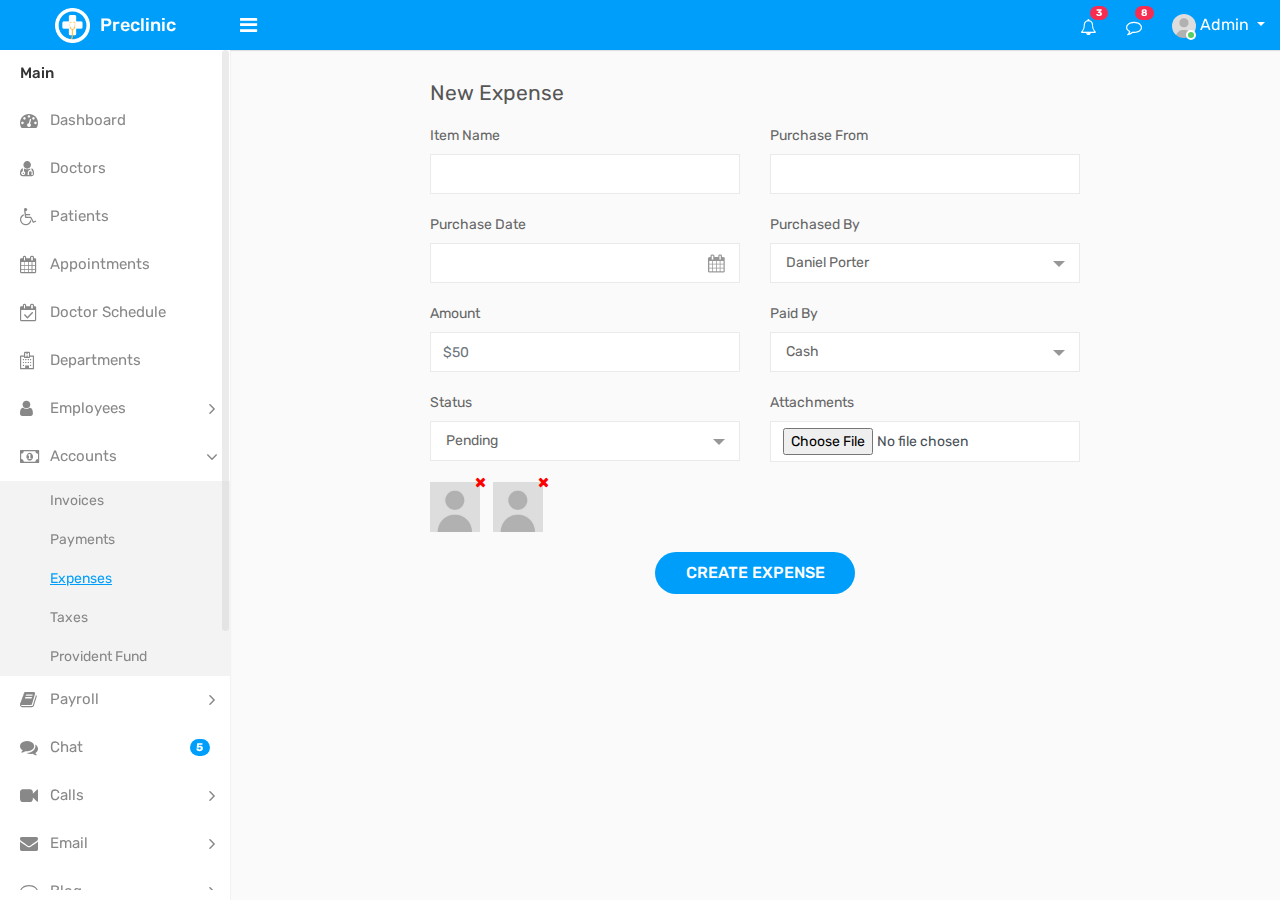
<file: a2hs/version/add-expense.html>
<!DOCTYPE html>
<html lang="en">


<!-- add-expense24:07-->
<head>
    <meta charset="utf-8">
    <meta name="viewport" content="width=device-width, initial-scale=1.0, user-scalable=0">
    <link rel="shortcut icon" type="image/x-icon" href="assets/img/favicon.ico">
    <title>Preclinic - Medical & Hospital - Bootstrap 4 Admin Template</title>
    <link rel="stylesheet" type="text/css" href="assets/css/bootstrap.min.css">
    <link rel="stylesheet" type="text/css" href="assets/css/font-awesome.min.css">
    <link rel="stylesheet" type="text/css" href="assets/css/select2.min.css">
	<link rel="stylesheet" type="text/css" href="assets/css/bootstrap-datetimepicker.min.css">
    <link rel="stylesheet" type="text/css" href="assets/css/style.css">
    <!--[if lt IE 9]>
		<script src="assets/js/html5shiv.min.js"></script>
		<script src="assets/js/respond.min.js"></script>
	<![endif]-->
</head>

<body>
    <div class="main-wrapper">
        <div class="header">
			<div class="header-left">
				<a href="index-2.html" class="logo">
					<img src="assets/img/logo.png" width="35" height="35" alt=""> <span>Preclinic</span>
				</a>
			</div>
			<a id="toggle_btn" href="javascript:void(0);"><i class="fa fa-bars"></i></a>
            <a id="mobile_btn" class="mobile_btn float-left" href="#sidebar"><i class="fa fa-bars"></i></a>
            <ul class="nav user-menu float-right">
                <li class="nav-item dropdown d-none d-sm-block">
                    <a href="#" class="dropdown-toggle nav-link" data-toggle="dropdown"><i class="fa fa-bell-o"></i> <span class="badge badge-pill bg-danger float-right">3</span></a>
                    <div class="dropdown-menu notifications">
                        <div class="topnav-dropdown-header">
                            <span>Notifications</span>
                        </div>
                        <div class="drop-scroll">
                            <ul class="notification-list">
                                <li class="notification-message">
                                    <a href="activities.html">
                                        <div class="media">
											<span class="avatar">
												<img alt="John Doe" src="assets/img/user.jpg" class="img-fluid rounded-circle">
											</span>
											<div class="media-body">
												<p class="noti-details"><span class="noti-title">John Doe</span> added new task <span class="noti-title">Patient appointment booking</span></p>
												<p class="noti-time"><span class="notification-time">4 mins ago</span></p>
											</div>
                                        </div>
                                    </a>
                                </li>
                                <li class="notification-message">
                                    <a href="activities.html">
                                        <div class="media">
											<span class="avatar">V</span>
											<div class="media-body">
												<p class="noti-details"><span class="noti-title">Tarah Shropshire</span> changed the task name <span class="noti-title">Appointment booking with payment gateway</span></p>
												<p class="noti-time"><span class="notification-time">6 mins ago</span></p>
											</div>
                                        </div>
                                    </a>
                                </li>
                                <li class="notification-message">
                                    <a href="activities.html">
                                        <div class="media">
											<span class="avatar">L</span>
											<div class="media-body">
												<p class="noti-details"><span class="noti-title">Misty Tison</span> added <span class="noti-title">Domenic Houston</span> and <span class="noti-title">Claire Mapes</span> to project <span class="noti-title">Doctor available module</span></p>
												<p class="noti-time"><span class="notification-time">8 mins ago</span></p>
											</div>
                                        </div>
                                    </a>
                                </li>
                                <li class="notification-message">
                                    <a href="activities.html">
                                        <div class="media">
											<span class="avatar">G</span>
											<div class="media-body">
												<p class="noti-details"><span class="noti-title">Rolland Webber</span> completed task <span class="noti-title">Patient and Doctor video conferencing</span></p>
												<p class="noti-time"><span class="notification-time">12 mins ago</span></p>
											</div>
                                        </div>
                                    </a>
                                </li>
                                <li class="notification-message">
                                    <a href="activities.html">
                                        <div class="media">
											<span class="avatar">V</span>
											<div class="media-body">
												<p class="noti-details"><span class="noti-title">Bernardo Galaviz</span> added new task <span class="noti-title">Private chat module</span></p>
												<p class="noti-time"><span class="notification-time">2 days ago</span></p>
											</div>
                                        </div>
                                    </a>
                                </li>
                            </ul>
                        </div>
                        <div class="topnav-dropdown-footer">
                            <a href="activities.html">View all Notifications</a>
                        </div>
                    </div>
                </li>
                <li class="nav-item dropdown d-none d-sm-block">
                    <a href="javascript:void(0);" id="open_msg_box" class="hasnotifications nav-link"><i class="fa fa-comment-o"></i> <span class="badge badge-pill bg-danger float-right">8</span></a>
                </li>
                <li class="nav-item dropdown has-arrow">
                    <a href="#" class="dropdown-toggle nav-link user-link" data-toggle="dropdown">
                        <span class="user-img"><img class="rounded-circle" src="assets/img/user.jpg" width="40" alt="Admin">
							<span class="status online"></span></span>
                        <span>Admin</span>
                    </a>
					<div class="dropdown-menu">
						<a class="dropdown-item" href="profile.html">My Profile</a>
						<a class="dropdown-item" href="edit-profile.html">Edit Profile</a>
						<a class="dropdown-item" href="settings.html">Settings</a>
						<a class="dropdown-item" href="login.html">Logout</a>
					</div>
                </li>
            </ul>
            <div class="dropdown mobile-user-menu float-right">
                <a href="#" class="nav-link dropdown-toggle" data-toggle="dropdown" aria-expanded="false"><i class="fa fa-ellipsis-v"></i></a>
                <div class="dropdown-menu dropdown-menu-right">
                    <a class="dropdown-item" href="profile.html">My Profile</a>
                    <a class="dropdown-item" href="edit-profile.html">Edit Profile</a>
                    <a class="dropdown-item" href="settings.html">Settings</a>
                    <a class="dropdown-item" href="login.html">Logout</a>
                </div>
            </div>
        </div>
        <div class="sidebar" id="sidebar">
            <div class="sidebar-inner slimscroll">
                <div id="sidebar-menu" class="sidebar-menu">
                    <ul>
                        <li class="menu-title">Main</li>
                        <li>
                            <a href="index-2.html"><i class="fa fa-dashboard"></i> <span>Dashboard</span></a>
                        </li>
						<li>
                            <a href="doctors.html"><i class="fa fa-user-md"></i> <span>Doctors</span></a>
                        </li>
                        <li>
                            <a href="patients.html"><i class="fa fa-wheelchair"></i> <span>Patients</span></a>
                        </li>
                        <li>
                            <a href="appointments.html"><i class="fa fa-calendar"></i> <span>Appointments</span></a>
                        </li>
                        <li>
                            <a href="schedule.html"><i class="fa fa-calendar-check-o"></i> <span>Doctor Schedule</span></a>
                        </li>
                        <li>
                            <a href="departments.html"><i class="fa fa-hospital-o"></i> <span>Departments</span></a>
                        </li>
						<li class="submenu">
							<a href="#"><i class="fa fa-user"></i> <span> Employees </span> <span class="menu-arrow"></span></a>
							<ul style="display: none;">
								<li><a href="employees.html">Employees List</a></li>
								<li><a href="leaves.html">Leaves</a></li>
								<li><a href="holidays.html">Holidays</a></li>
								<li><a href="attendance.html">Attendance</a></li>
							</ul>
						</li>
						<li class="submenu">
							<a href="#"><i class="fa fa-money"></i> <span> Accounts </span> <span class="menu-arrow"></span></a>
							<ul style="display: none;">
								<li><a href="invoices.html">Invoices</a></li>
								<li><a href="payments.html">Payments</a></li>
								<li><a class="active" href="expenses.html">Expenses</a></li>
								<li><a href="taxes.html">Taxes</a></li>
								<li><a href="provident-fund.html">Provident Fund</a></li>
							</ul>
						</li>
						<li class="submenu">
							<a href="#"><i class="fa fa-book"></i> <span> Payroll </span> <span class="menu-arrow"></span></a>
							<ul style="display: none;">
								<li><a href="salary.html"> Employee Salary </a></li>
								<li><a href="salary-view.html"> Payslip </a></li>
							</ul>
						</li>
                        <li>
                            <a href="chat.html"><i class="fa fa-comments"></i> <span>Chat</span> <span class="badge badge-pill bg-primary float-right">5</span></a>
                        </li>
                        <li class="submenu">
                            <a href="#"><i class="fa fa-video-camera camera"></i> <span> Calls</span> <span class="menu-arrow"></span></a>
                            <ul style="display: none;">
                                <li><a href="voice-call.html">Voice Call</a></li>
                                <li><a href="video-call.html">Video Call</a></li>
                                <li><a href="incoming-call.html">Incoming Call</a></li>
                            </ul>
                        </li>
                        <li class="submenu">
                            <a href="#"><i class="fa fa-envelope"></i> <span> Email</span> <span class="menu-arrow"></span></a>
                            <ul style="display: none;">
                                <li><a href="compose.html">Compose Mail</a></li>
                                <li><a href="inbox.html">Inbox</a></li>
                                <li><a href="mail-view.html">Mail View</a></li>
                            </ul>
                        </li>
                        <li class="submenu">
                            <a href="#"><i class="fa fa-commenting-o"></i> <span> Blog</span> <span class="menu-arrow"></span></a>
                            <ul style="display: none;">
                                <li><a href="blog.html">Blog</a></li>
                                <li><a href="blog-details.html">Blog View</a></li>
                                <li><a href="add-blog.html">Add Blog</a></li>
                                <li><a href="edit-blog.html">Edit Blog</a></li>
                            </ul>
                        </li>
						<li>
							<a href="assets.html"><i class="fa fa-cube"></i> <span>Assets</span></a>
						</li>
						<li>
							<a href="activities.html"><i class="fa fa-bell-o"></i> <span>Activities</span></a>
						</li>
						<li class="submenu">
							<a href="#"><i class="fa fa-flag-o"></i> <span> Reports </span> <span class="menu-arrow"></span></a>
							<ul style="display: none;">
								<li><a href="expense-reports.html"> Expense Report </a></li>
								<li><a href="invoice-reports.html"> Invoice Report </a></li>
							</ul>
						</li>
                        <li>
                            <a href="settings.html"><i class="fa fa-cog"></i> <span>Settings</span></a>
                        </li>
                        <li class="menu-title">UI Elements</li>
                        <li class="submenu">
                            <a href="#"><i class="fa fa-laptop"></i> <span> Components</span> <span class="menu-arrow"></span></a>
                            <ul style="display: none;">
                                <li><a href="uikit.html">UI Kit</a></li>
                                <li><a href="typography.html">Typography</a></li>
                                <li><a href="tabs.html">Tabs</a></li>
                            </ul>
                        </li>
                        <li class="submenu">
                            <a href="#"><i class="fa fa-edit"></i> <span> Forms</span> <span class="menu-arrow"></span></a>
                            <ul style="display: none;">
                                <li><a href="form-basic-inputs.html">Basic Inputs</a></li>
                                <li><a href="form-input-groups.html">Input Groups</a></li>
                                <li><a href="form-horizontal.html">Horizontal Form</a></li>
                                <li><a href="form-vertical.html">Vertical Form</a></li>
                            </ul>
                        </li>
                        <li class="submenu">
                            <a href="#"><i class="fa fa-table"></i> <span> Tables</span> <span class="menu-arrow"></span></a>
                            <ul style="display: none;">
                                <li><a href="tables-basic.html">Basic Tables</a></li>
                                <li><a href="tables-datatables.html">Data Table</a></li>
                            </ul>
                        </li>
                        <li>
                            <a href="calendar.html"><i class="fa fa-calendar"></i> <span>Calendar</span></a>
                        </li>
                        <li class="menu-title">Extras</li>
                        <li class="submenu">
                            <a href="#"><i class="fa fa-columns"></i> <span>Pages</span> <span class="menu-arrow"></span></a>
                            <ul style="display: none;">
                                <li><a href="login.html"> Login </a></li>
                                <li><a href="register.html"> Register </a></li>
                                <li><a href="forgot-password.html"> Forgot Password </a></li>
                                <li><a href="change-password2.html"> Change Password </a></li>
                                <li><a href="lock-screen.html"> Lock Screen </a></li>
                                <li><a href="profile.html"> Profile </a></li>
                                <li><a href="gallery.html"> Gallery </a></li>
                                <li><a href="error-404.html">404 Error </a></li>
                                <li><a href="error-500.html">500 Error </a></li>
                                <li><a href="blank-page.html"> Blank Page </a></li>
                            </ul>
                        </li>
                        <li class="submenu">
                            <a href="javascript:void(0);"><i class="fa fa-share-alt"></i> <span>Multi Level</span> <span class="menu-arrow"></span></a>
                            <ul style="display: none;">
                                <li class="submenu">
                                    <a href="javascript:void(0);"><span>Level 1</span> <span class="menu-arrow"></span></a>
                                    <ul style="display: none;">
                                        <li><a href="javascript:void(0);"><span>Level 2</span></a></li>
                                        <li class="submenu">
                                            <a href="javascript:void(0);"> <span> Level 2</span> <span class="menu-arrow"></span></a>
                                            <ul style="display: none;">
                                                <li><a href="javascript:void(0);">Level 3</a></li>
                                                <li><a href="javascript:void(0);">Level 3</a></li>
                                            </ul>
                                        </li>
                                        <li><a href="javascript:void(0);"><span>Level 2</span></a></li>
                                    </ul>
                                </li>
                                <li>
                                    <a href="javascript:void(0);"><span>Level 1</span></a>
                                </li>
                            </ul>
                        </li>
                    </ul>
                </div>
            </div>
        </div>
        <div class="page-wrapper">
            <div class="content">
                <div class="row">
                    <div class="col-lg-8 offset-lg-2">
                        <h4 class="page-title">New Expense</h4>
                    </div>
                </div>
                <div class="row">
                    <div class="col-lg-8 offset-lg-2">
                        <form>
                            <div class="row">
                                <div class="col-sm-6">
                                    <div class="form-group">
                                        <label>Item Name</label>
                                        <input class="form-control" type="text">
                                    </div>
                                </div>
                                <div class="col-sm-6">
                                    <div class="form-group">
                                        <label>Purchase From</label>
                                        <input class="form-control" type="text">
                                    </div>
                                </div>
                            </div>
                            <div class="row">
                                <div class="col-sm-6">
                                    <div class="form-group">
                                        <label>Purchase Date</label>
                                        <div class="cal-icon">
                                            <input class="form-control datetimepicker" type="text">
                                        </div>
                                    </div>
                                </div>
                                <div class="col-sm-6">
                                    <div class="form-group">
                                        <label>Purchased By </label>
                                        <select class="select">
                                            <option>Daniel Porter</option>
                                            <option>Roger Dixon</option>
                                        </select>
                                    </div>
                                </div>
                            </div>
                            <div class="row">
                                <div class="col-sm-6">
                                    <div class="form-group">
                                        <label>Amount</label>
                                        <input placeholder="$50" class="form-control" type="text">
                                    </div>
                                </div>
                                <div class="col-sm-6">
                                    <div class="form-group">
                                        <label>Paid By</label>
                                        <select class="select">
                                            <option>Cash</option>
                                            <option>Cheque</option>
                                        </select>
                                    </div>
                                </div>
                            </div>
                            <div class="row">
                                <div class="col-sm-6">
                                    <div class="form-group">
                                        <label>Status</label>
                                        <select class="select">
                                            <option>Pending</option>
                                            <option>Approved</option>
                                        </select>
                                    </div>
                                </div>
                                <div class="col-sm-6">
                                    <div class="form-group">
                                        <label>Attachments</label>
                                        <input class="form-control" type="file">
                                    </div>
                                </div>
                            </div>
                            <div class="attach-files">
                                <ul>
                                    <li>
                                        <img src="assets/img/user.jpg" alt="">
                                        <a href="#" class="fa fa-close file-remove"></a>
                                    </li>
                                    <li>
                                        <img src="assets/img/user.jpg" alt="">
                                        <a href="#" class="fa fa-close file-remove"></a>
                                    </li>
                                </ul>
                            </div>
                            <div class="m-t-20 text-center">
                                <button class="btn btn-primary submit-btn">Create Expense</button>
                            </div>
                        </form>
                    </div>
                </div>
            </div>
			<div class="notification-box">
                <div class="msg-sidebar notifications msg-noti">
                    <div class="topnav-dropdown-header">
                        <span>Messages</span>
                    </div>
                    <div class="drop-scroll msg-list-scroll" id="msg_list">
                        <ul class="list-box">
                            <li>
                                <a href="chat.html">
                                    <div class="list-item">
                                        <div class="list-left">
                                            <span class="avatar">R</span>
                                        </div>
                                        <div class="list-body">
                                            <span class="message-author">Richard Miles </span>
                                            <span class="message-time">12:28 AM</span>
                                            <div class="clearfix"></div>
                                            <span class="message-content">Lorem ipsum dolor sit amet, consectetur adipiscing</span>
                                        </div>
                                    </div>
                                </a>
                            </li>
                            <li>
                                <a href="chat.html">
                                    <div class="list-item new-message">
                                        <div class="list-left">
                                            <span class="avatar">J</span>
                                        </div>
                                        <div class="list-body">
                                            <span class="message-author">John Doe</span>
                                            <span class="message-time">1 Aug</span>
                                            <div class="clearfix"></div>
                                            <span class="message-content">Lorem ipsum dolor sit amet, consectetur adipiscing</span>
                                        </div>
                                    </div>
                                </a>
                            </li>
                            <li>
                                <a href="chat.html">
                                    <div class="list-item">
                                        <div class="list-left">
                                            <span class="avatar">T</span>
                                        </div>
                                        <div class="list-body">
                                            <span class="message-author"> Tarah Shropshire </span>
                                            <span class="message-time">12:28 AM</span>
                                            <div class="clearfix"></div>
                                            <span class="message-content">Lorem ipsum dolor sit amet, consectetur adipiscing</span>
                                        </div>
                                    </div>
                                </a>
                            </li>
                            <li>
                                <a href="chat.html">
                                    <div class="list-item">
                                        <div class="list-left">
                                            <span class="avatar">M</span>
                                        </div>
                                        <div class="list-body">
                                            <span class="message-author">Mike Litorus</span>
                                            <span class="message-time">12:28 AM</span>
                                            <div class="clearfix"></div>
                                            <span class="message-content">Lorem ipsum dolor sit amet, consectetur adipiscing</span>
                                        </div>
                                    </div>
                                </a>
                            </li>
                            <li>
                                <a href="chat.html">
                                    <div class="list-item">
                                        <div class="list-left">
                                            <span class="avatar">C</span>
                                        </div>
                                        <div class="list-body">
                                            <span class="message-author"> Catherine Manseau </span>
                                            <span class="message-time">12:28 AM</span>
                                            <div class="clearfix"></div>
                                            <span class="message-content">Lorem ipsum dolor sit amet, consectetur adipiscing</span>
                                        </div>
                                    </div>
                                </a>
                            </li>
                            <li>
                                <a href="chat.html">
                                    <div class="list-item">
                                        <div class="list-left">
                                            <span class="avatar">D</span>
                                        </div>
                                        <div class="list-body">
                                            <span class="message-author"> Domenic Houston </span>
                                            <span class="message-time">12:28 AM</span>
                                            <div class="clearfix"></div>
                                            <span class="message-content">Lorem ipsum dolor sit amet, consectetur adipiscing</span>
                                        </div>
                                    </div>
                                </a>
                            </li>
                            <li>
                                <a href="chat.html">
                                    <div class="list-item">
                                        <div class="list-left">
                                            <span class="avatar">B</span>
                                        </div>
                                        <div class="list-body">
                                            <span class="message-author"> Buster Wigton </span>
                                            <span class="message-time">12:28 AM</span>
                                            <div class="clearfix"></div>
                                            <span class="message-content">Lorem ipsum dolor sit amet, consectetur adipiscing</span>
                                        </div>
                                    </div>
                                </a>
                            </li>
                            <li>
                                <a href="chat.html">
                                    <div class="list-item">
                                        <div class="list-left">
                                            <span class="avatar">R</span>
                                        </div>
                                        <div class="list-body">
                                            <span class="message-author"> Rolland Webber </span>
                                            <span class="message-time">12:28 AM</span>
                                            <div class="clearfix"></div>
                                            <span class="message-content">Lorem ipsum dolor sit amet, consectetur adipiscing</span>
                                        </div>
                                    </div>
                                </a>
                            </li>
                            <li>
                                <a href="chat.html">
                                    <div class="list-item">
                                        <div class="list-left">
                                            <span class="avatar">C</span>
                                        </div>
                                        <div class="list-body">
                                            <span class="message-author"> Claire Mapes </span>
                                            <span class="message-time">12:28 AM</span>
                                            <div class="clearfix"></div>
                                            <span class="message-content">Lorem ipsum dolor sit amet, consectetur adipiscing</span>
                                        </div>
                                    </div>
                                </a>
                            </li>
                            <li>
                                <a href="chat.html">
                                    <div class="list-item">
                                        <div class="list-left">
                                            <span class="avatar">M</span>
                                        </div>
                                        <div class="list-body">
                                            <span class="message-author">Melita Faucher</span>
                                            <span class="message-time">12:28 AM</span>
                                            <div class="clearfix"></div>
                                            <span class="message-content">Lorem ipsum dolor sit amet, consectetur adipiscing</span>
                                        </div>
                                    </div>
                                </a>
                            </li>
                            <li>
                                <a href="chat.html">
                                    <div class="list-item">
                                        <div class="list-left">
                                            <span class="avatar">J</span>
                                        </div>
                                        <div class="list-body">
                                            <span class="message-author">Jeffery Lalor</span>
                                            <span class="message-time">12:28 AM</span>
                                            <div class="clearfix"></div>
                                            <span class="message-content">Lorem ipsum dolor sit amet, consectetur adipiscing</span>
                                        </div>
                                    </div>
                                </a>
                            </li>
                            <li>
                                <a href="chat.html">
                                    <div class="list-item">
                                        <div class="list-left">
                                            <span class="avatar">L</span>
                                        </div>
                                        <div class="list-body">
                                            <span class="message-author">Loren Gatlin</span>
                                            <span class="message-time">12:28 AM</span>
                                            <div class="clearfix"></div>
                                            <span class="message-content">Lorem ipsum dolor sit amet, consectetur adipiscing</span>
                                        </div>
                                    </div>
                                </a>
                            </li>
                            <li>
                                <a href="chat.html">
                                    <div class="list-item">
                                        <div class="list-left">
                                            <span class="avatar">T</span>
                                        </div>
                                        <div class="list-body">
                                            <span class="message-author">Tarah Shropshire</span>
                                            <span class="message-time">12:28 AM</span>
                                            <div class="clearfix"></div>
                                            <span class="message-content">Lorem ipsum dolor sit amet, consectetur adipiscing</span>
                                        </div>
                                    </div>
                                </a>
                            </li>
                        </ul>
                    </div>
                    <div class="topnav-dropdown-footer">
                        <a href="chat.html">See all messages</a>
                    </div>
                </div>
            </div>
        </div>
    </div>
    <div class="sidebar-overlay" data-reff=""></div>
    <script src="assets/js/jquery-3.2.1.min.js"></script>
	<script src="assets/js/popper.min.js"></script>
    <script src="assets/js/bootstrap.min.js"></script>
    <script src="assets/js/jquery.slimscroll.js"></script>
    <script src="assets/js/select2.min.js"></script>
	<script src="assets/js/moment.min.js"></script>
	<script src="assets/js/bootstrap-datetimepicker.min.js"></script>
    <script src="assets/js/app.js"></script>
</body>


<!-- add-expense24:07-->
</html>
</file>
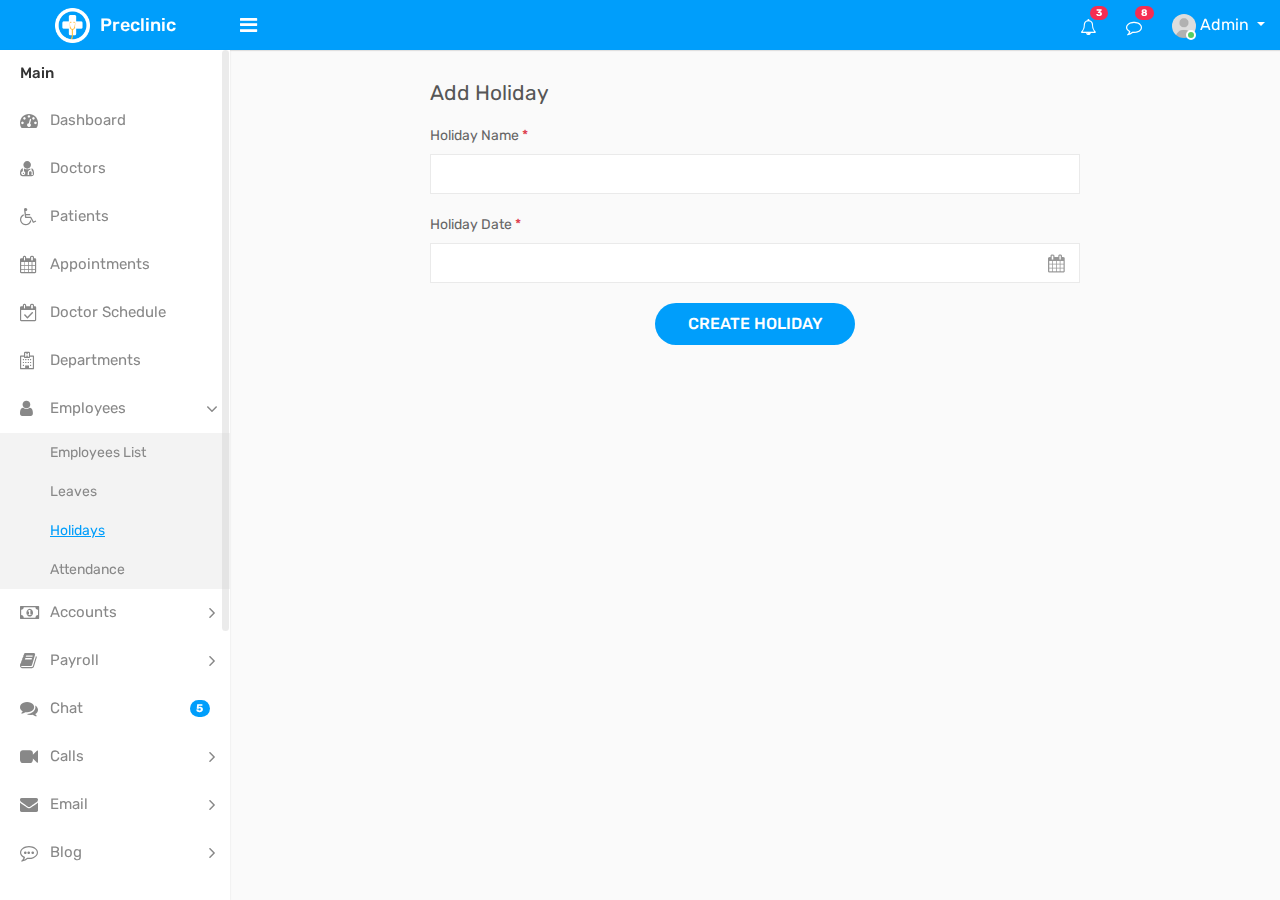
<file: a2hs/version/add-holiday.html>
<!DOCTYPE html>
<html lang="en">


<!-- add-holiday24:07-->
<head>
    <meta charset="utf-8">
    <meta name="viewport" content="width=device-width, initial-scale=1.0, user-scalable=0">
    <link rel="shortcut icon" type="image/x-icon" href="assets/img/favicon.ico">
    <title>Preclinic - Medical & Hospital - Bootstrap 4 Admin Template</title>
    <link rel="stylesheet" type="text/css" href="assets/css/bootstrap.min.css">
    <link rel="stylesheet" type="text/css" href="assets/css/font-awesome.min.css">
    <link rel="stylesheet" type="text/css" href="assets/css/select2.min.css">
	<link rel="stylesheet" type="text/css" href="assets/css/bootstrap-datetimepicker.min.css">
    <link rel="stylesheet" type="text/css" href="assets/css/style.css">
    <!--[if lt IE 9]>
		<script src="assets/js/html5shiv.min.js"></script>
		<script src="assets/js/respond.min.js"></script>
	<![endif]-->
</head>

<body>
    <div class="main-wrapper">
        <div class="header">
			<div class="header-left">
				<a href="index-2.html" class="logo">
					<img src="assets/img/logo.png" width="35" height="35" alt=""> <span>Preclinic</span>
				</a>
			</div>
			<a id="toggle_btn" href="javascript:void(0);"><i class="fa fa-bars"></i></a>
            <a id="mobile_btn" class="mobile_btn float-left" href="#sidebar"><i class="fa fa-bars"></i></a>
            <ul class="nav user-menu float-right">
                <li class="nav-item dropdown d-none d-sm-block">
                    <a href="#" class="dropdown-toggle nav-link" data-toggle="dropdown"><i class="fa fa-bell-o"></i> <span class="badge badge-pill bg-danger float-right">3</span></a>
                    <div class="dropdown-menu notifications">
                        <div class="topnav-dropdown-header">
                            <span>Notifications</span>
                        </div>
                        <div class="drop-scroll">
                            <ul class="notification-list">
                                <li class="notification-message">
                                    <a href="activities.html">
                                        <div class="media">
											<span class="avatar">
												<img alt="John Doe" src="assets/img/user.jpg" class="img-fluid rounded-circle">
											</span>
											<div class="media-body">
												<p class="noti-details"><span class="noti-title">John Doe</span> added new task <span class="noti-title">Patient appointment booking</span></p>
												<p class="noti-time"><span class="notification-time">4 mins ago</span></p>
											</div>
                                        </div>
                                    </a>
                                </li>
                                <li class="notification-message">
                                    <a href="activities.html">
                                        <div class="media">
											<span class="avatar">V</span>
											<div class="media-body">
												<p class="noti-details"><span class="noti-title">Tarah Shropshire</span> changed the task name <span class="noti-title">Appointment booking with payment gateway</span></p>
												<p class="noti-time"><span class="notification-time">6 mins ago</span></p>
											</div>
                                        </div>
                                    </a>
                                </li>
                                <li class="notification-message">
                                    <a href="activities.html">
                                        <div class="media">
											<span class="avatar">L</span>
											<div class="media-body">
												<p class="noti-details"><span class="noti-title">Misty Tison</span> added <span class="noti-title">Domenic Houston</span> and <span class="noti-title">Claire Mapes</span> to project <span class="noti-title">Doctor available module</span></p>
												<p class="noti-time"><span class="notification-time">8 mins ago</span></p>
											</div>
                                        </div>
                                    </a>
                                </li>
                                <li class="notification-message">
                                    <a href="activities.html">
                                        <div class="media">
											<span class="avatar">G</span>
											<div class="media-body">
												<p class="noti-details"><span class="noti-title">Rolland Webber</span> completed task <span class="noti-title">Patient and Doctor video conferencing</span></p>
												<p class="noti-time"><span class="notification-time">12 mins ago</span></p>
											</div>
                                        </div>
                                    </a>
                                </li>
                                <li class="notification-message">
                                    <a href="activities.html">
                                        <div class="media">
											<span class="avatar">V</span>
											<div class="media-body">
												<p class="noti-details"><span class="noti-title">Bernardo Galaviz</span> added new task <span class="noti-title">Private chat module</span></p>
												<p class="noti-time"><span class="notification-time">2 days ago</span></p>
											</div>
                                        </div>
                                    </a>
                                </li>
                            </ul>
                        </div>
                        <div class="topnav-dropdown-footer">
                            <a href="activities.html">View all Notifications</a>
                        </div>
                    </div>
                </li>
                <li class="nav-item dropdown d-none d-sm-block">
                    <a href="javascript:void(0);" id="open_msg_box" class="hasnotifications nav-link"><i class="fa fa-comment-o"></i> <span class="badge badge-pill bg-danger float-right">8</span></a>
                </li>
                <li class="nav-item dropdown has-arrow">
                    <a href="#" class="dropdown-toggle nav-link user-link" data-toggle="dropdown">
                        <span class="user-img"><img class="rounded-circle" src="assets/img/user.jpg" width="40" alt="Admin">
							<span class="status online"></span></span>
                        <span>Admin</span>
                    </a>
					<div class="dropdown-menu">
						<a class="dropdown-item" href="profile.html">My Profile</a>
						<a class="dropdown-item" href="edit-profile.html">Edit Profile</a>
						<a class="dropdown-item" href="settings.html">Settings</a>
						<a class="dropdown-item" href="login.html">Logout</a>
					</div>
                </li>
            </ul>
            <div class="dropdown mobile-user-menu float-right">
                <a href="#" class="nav-link dropdown-toggle" data-toggle="dropdown" aria-expanded="false"><i class="fa fa-ellipsis-v"></i></a>
                <div class="dropdown-menu dropdown-menu-right">
                    <a class="dropdown-item" href="profile.html">My Profile</a>
                    <a class="dropdown-item" href="edit-profile.html">Edit Profile</a>
                    <a class="dropdown-item" href="settings.html">Settings</a>
                    <a class="dropdown-item" href="login.html">Logout</a>
                </div>
            </div>
        </div>
        <div class="sidebar" id="sidebar">
            <div class="sidebar-inner slimscroll">
                <div id="sidebar-menu" class="sidebar-menu">
                    <ul>
                        <li class="menu-title">Main</li>
                        <li>
                            <a href="index-2.html"><i class="fa fa-dashboard"></i> <span>Dashboard</span></a>
                        </li>
						<li>
                            <a href="doctors.html"><i class="fa fa-user-md"></i> <span>Doctors</span></a>
                        </li>
                        <li>
                            <a href="patients.html"><i class="fa fa-wheelchair"></i> <span>Patients</span></a>
                        </li>
                        <li>
                            <a href="appointments.html"><i class="fa fa-calendar"></i> <span>Appointments</span></a>
                        </li>
                        <li>
                            <a href="schedule.html"><i class="fa fa-calendar-check-o"></i> <span>Doctor Schedule</span></a>
                        </li>
                        <li>
                            <a href="departments.html"><i class="fa fa-hospital-o"></i> <span>Departments</span></a>
                        </li>
						<li class="submenu">
							<a href="#"><i class="fa fa-user"></i> <span> Employees </span> <span class="menu-arrow"></span></a>
							<ul style="display: none;">
								<li><a href="employees.html">Employees List</a></li>
								<li><a href="leaves.html">Leaves</a></li>
								<li><a class="active" href="holidays.html">Holidays</a></li>
								<li><a href="attendance.html">Attendance</a></li>
							</ul>
						</li>
						<li class="submenu">
							<a href="#"><i class="fa fa-money"></i> <span> Accounts </span> <span class="menu-arrow"></span></a>
							<ul style="display: none;">
								<li><a href="invoices.html">Invoices</a></li>
								<li><a href="payments.html">Payments</a></li>
								<li><a href="expenses.html">Expenses</a></li>
								<li><a href="taxes.html">Taxes</a></li>
								<li><a href="provident-fund.html">Provident Fund</a></li>
							</ul>
						</li>
						<li class="submenu">
							<a href="#"><i class="fa fa-book"></i> <span> Payroll </span> <span class="menu-arrow"></span></a>
							<ul style="display: none;">
								<li><a href="salary.html"> Employee Salary </a></li>
								<li><a href="salary-view.html"> Payslip </a></li>
							</ul>
						</li>
                        <li>
                            <a href="chat.html"><i class="fa fa-comments"></i> <span>Chat</span> <span class="badge badge-pill bg-primary float-right">5</span></a>
                        </li>
                        <li class="submenu">
                            <a href="#"><i class="fa fa-video-camera camera"></i> <span> Calls</span> <span class="menu-arrow"></span></a>
                            <ul style="display: none;">
                                <li><a href="voice-call.html">Voice Call</a></li>
                                <li><a href="video-call.html">Video Call</a></li>
                                <li><a href="incoming-call.html">Incoming Call</a></li>
                            </ul>
                        </li>
                        <li class="submenu">
                            <a href="#"><i class="fa fa-envelope"></i> <span> Email</span> <span class="menu-arrow"></span></a>
                            <ul style="display: none;">
                                <li><a href="compose.html">Compose Mail</a></li>
                                <li><a href="inbox.html">Inbox</a></li>
                                <li><a href="mail-view.html">Mail View</a></li>
                            </ul>
                        </li>
                        <li class="submenu">
                            <a href="#"><i class="fa fa-commenting-o"></i> <span> Blog</span> <span class="menu-arrow"></span></a>
                            <ul style="display: none;">
                                <li><a href="blog.html">Blog</a></li>
                                <li><a href="blog-details.html">Blog View</a></li>
                                <li><a href="add-blog.html">Add Blog</a></li>
                                <li><a href="edit-blog.html">Edit Blog</a></li>
                            </ul>
                        </li>
						<li>
							<a href="assets.html"><i class="fa fa-cube"></i> <span>Assets</span></a>
						</li>
						<li>
							<a href="activities.html"><i class="fa fa-bell-o"></i> <span>Activities</span></a>
						</li>
						<li class="submenu">
							<a href="#"><i class="fa fa-flag-o"></i> <span> Reports </span> <span class="menu-arrow"></span></a>
							<ul style="display: none;">
								<li><a href="expense-reports.html"> Expense Report </a></li>
								<li><a href="invoice-reports.html"> Invoice Report </a></li>
							</ul>
						</li>
                        <li>
                            <a href="settings.html"><i class="fa fa-cog"></i> <span>Settings</span></a>
                        </li>
                        <li class="menu-title">UI Elements</li>
                        <li class="submenu">
                            <a href="#"><i class="fa fa-laptop"></i> <span> Components</span> <span class="menu-arrow"></span></a>
                            <ul style="display: none;">
                                <li><a href="uikit.html">UI Kit</a></li>
                                <li><a href="typography.html">Typography</a></li>
                                <li><a href="tabs.html">Tabs</a></li>
                            </ul>
                        </li>
                        <li class="submenu">
                            <a href="#"><i class="fa fa-edit"></i> <span> Forms</span> <span class="menu-arrow"></span></a>
                            <ul style="display: none;">
                                <li><a href="form-basic-inputs.html">Basic Inputs</a></li>
                                <li><a href="form-input-groups.html">Input Groups</a></li>
                                <li><a href="form-horizontal.html">Horizontal Form</a></li>
                                <li><a href="form-vertical.html">Vertical Form</a></li>
                            </ul>
                        </li>
                        <li class="submenu">
                            <a href="#"><i class="fa fa-table"></i> <span> Tables</span> <span class="menu-arrow"></span></a>
                            <ul style="display: none;">
                                <li><a href="tables-basic.html">Basic Tables</a></li>
                                <li><a href="tables-datatables.html">Data Table</a></li>
                            </ul>
                        </li>
                        <li>
                            <a href="calendar.html"><i class="fa fa-calendar"></i> <span>Calendar</span></a>
                        </li>
                        <li class="menu-title">Extras</li>
                        <li class="submenu">
                            <a href="#"><i class="fa fa-columns"></i> <span>Pages</span> <span class="menu-arrow"></span></a>
                            <ul style="display: none;">
                                <li><a href="login.html"> Login </a></li>
                                <li><a href="register.html"> Register </a></li>
                                <li><a href="forgot-password.html"> Forgot Password </a></li>
                                <li><a href="change-password2.html"> Change Password </a></li>
                                <li><a href="lock-screen.html"> Lock Screen </a></li>
                                <li><a href="profile.html"> Profile </a></li>
                                <li><a href="gallery.html"> Gallery </a></li>
                                <li><a href="error-404.html">404 Error </a></li>
                                <li><a href="error-500.html">500 Error </a></li>
                                <li><a href="blank-page.html"> Blank Page </a></li>
                            </ul>
                        </li>
                        <li class="submenu">
                            <a href="javascript:void(0);"><i class="fa fa-share-alt"></i> <span>Multi Level</span> <span class="menu-arrow"></span></a>
                            <ul style="display: none;">
                                <li class="submenu">
                                    <a href="javascript:void(0);"><span>Level 1</span> <span class="menu-arrow"></span></a>
                                    <ul style="display: none;">
                                        <li><a href="javascript:void(0);"><span>Level 2</span></a></li>
                                        <li class="submenu">
                                            <a href="javascript:void(0);"> <span> Level 2</span> <span class="menu-arrow"></span></a>
                                            <ul style="display: none;">
                                                <li><a href="javascript:void(0);">Level 3</a></li>
                                                <li><a href="javascript:void(0);">Level 3</a></li>
                                            </ul>
                                        </li>
                                        <li><a href="javascript:void(0);"><span>Level 2</span></a></li>
                                    </ul>
                                </li>
                                <li>
                                    <a href="javascript:void(0);"><span>Level 1</span></a>
                                </li>
                            </ul>
                        </li>
                    </ul>
                </div>
            </div>
        </div>
        <div class="page-wrapper">
            <div class="content">
                <div class="row">
                    <div class="col-lg-8 offset-lg-2">
                        <h4 class="page-title">Add Holiday</h4>
                    </div>
                </div>
                <div class="row">
                    <div class="col-lg-8 offset-lg-2">
                        <form>
                            <div class="form-group">
                                <label>Holiday Name <span class="text-danger">*</span></label>
                                <input class="form-control" type="text">
                            </div>
                            <div class="form-group">
                                <label>Holiday Date <span class="text-danger">*</span></label>
                                <div class="cal-icon">
                                    <input class="form-control datetimepicker" type="text">
                                </div>
                            </div>
                            <div class="m-t-20 text-center">
                                <button class="btn btn-primary submit-btn">Create Holiday</button>
                            </div>
                        </form>
                    </div>
                </div>
            </div>
			<div class="notification-box">
                <div class="msg-sidebar notifications msg-noti">
                    <div class="topnav-dropdown-header">
                        <span>Messages</span>
                    </div>
                    <div class="drop-scroll msg-list-scroll" id="msg_list">
                        <ul class="list-box">
                            <li>
                                <a href="chat.html">
                                    <div class="list-item">
                                        <div class="list-left">
                                            <span class="avatar">R</span>
                                        </div>
                                        <div class="list-body">
                                            <span class="message-author">Richard Miles </span>
                                            <span class="message-time">12:28 AM</span>
                                            <div class="clearfix"></div>
                                            <span class="message-content">Lorem ipsum dolor sit amet, consectetur adipiscing</span>
                                        </div>
                                    </div>
                                </a>
                            </li>
                            <li>
                                <a href="chat.html">
                                    <div class="list-item new-message">
                                        <div class="list-left">
                                            <span class="avatar">J</span>
                                        </div>
                                        <div class="list-body">
                                            <span class="message-author">John Doe</span>
                                            <span class="message-time">1 Aug</span>
                                            <div class="clearfix"></div>
                                            <span class="message-content">Lorem ipsum dolor sit amet, consectetur adipiscing</span>
                                        </div>
                                    </div>
                                </a>
                            </li>
                            <li>
                                <a href="chat.html">
                                    <div class="list-item">
                                        <div class="list-left">
                                            <span class="avatar">T</span>
                                        </div>
                                        <div class="list-body">
                                            <span class="message-author"> Tarah Shropshire </span>
                                            <span class="message-time">12:28 AM</span>
                                            <div class="clearfix"></div>
                                            <span class="message-content">Lorem ipsum dolor sit amet, consectetur adipiscing</span>
                                        </div>
                                    </div>
                                </a>
                            </li>
                            <li>
                                <a href="chat.html">
                                    <div class="list-item">
                                        <div class="list-left">
                                            <span class="avatar">M</span>
                                        </div>
                                        <div class="list-body">
                                            <span class="message-author">Mike Litorus</span>
                                            <span class="message-time">12:28 AM</span>
                                            <div class="clearfix"></div>
                                            <span class="message-content">Lorem ipsum dolor sit amet, consectetur adipiscing</span>
                                        </div>
                                    </div>
                                </a>
                            </li>
                            <li>
                                <a href="chat.html">
                                    <div class="list-item">
                                        <div class="list-left">
                                            <span class="avatar">C</span>
                                        </div>
                                        <div class="list-body">
                                            <span class="message-author"> Catherine Manseau </span>
                                            <span class="message-time">12:28 AM</span>
                                            <div class="clearfix"></div>
                                            <span class="message-content">Lorem ipsum dolor sit amet, consectetur adipiscing</span>
                                        </div>
                                    </div>
                                </a>
                            </li>
                            <li>
                                <a href="chat.html">
                                    <div class="list-item">
                                        <div class="list-left">
                                            <span class="avatar">D</span>
                                        </div>
                                        <div class="list-body">
                                            <span class="message-author"> Domenic Houston </span>
                                            <span class="message-time">12:28 AM</span>
                                            <div class="clearfix"></div>
                                            <span class="message-content">Lorem ipsum dolor sit amet, consectetur adipiscing</span>
                                        </div>
                                    </div>
                                </a>
                            </li>
                            <li>
                                <a href="chat.html">
                                    <div class="list-item">
                                        <div class="list-left">
                                            <span class="avatar">B</span>
                                        </div>
                                        <div class="list-body">
                                            <span class="message-author"> Buster Wigton </span>
                                            <span class="message-time">12:28 AM</span>
                                            <div class="clearfix"></div>
                                            <span class="message-content">Lorem ipsum dolor sit amet, consectetur adipiscing</span>
                                        </div>
                                    </div>
                                </a>
                            </li>
                            <li>
                                <a href="chat.html">
                                    <div class="list-item">
                                        <div class="list-left">
                                            <span class="avatar">R</span>
                                        </div>
                                        <div class="list-body">
                                            <span class="message-author"> Rolland Webber </span>
                                            <span class="message-time">12:28 AM</span>
                                            <div class="clearfix"></div>
                                            <span class="message-content">Lorem ipsum dolor sit amet, consectetur adipiscing</span>
                                        </div>
                                    </div>
                                </a>
                            </li>
                            <li>
                                <a href="chat.html">
                                    <div class="list-item">
                                        <div class="list-left">
                                            <span class="avatar">C</span>
                                        </div>
                                        <div class="list-body">
                                            <span class="message-author"> Claire Mapes </span>
                                            <span class="message-time">12:28 AM</span>
                                            <div class="clearfix"></div>
                                            <span class="message-content">Lorem ipsum dolor sit amet, consectetur adipiscing</span>
                                        </div>
                                    </div>
                                </a>
                            </li>
                            <li>
                                <a href="chat.html">
                                    <div class="list-item">
                                        <div class="list-left">
                                            <span class="avatar">M</span>
                                        </div>
                                        <div class="list-body">
                                            <span class="message-author">Melita Faucher</span>
                                            <span class="message-time">12:28 AM</span>
                                            <div class="clearfix"></div>
                                            <span class="message-content">Lorem ipsum dolor sit amet, consectetur adipiscing</span>
                                        </div>
                                    </div>
                                </a>
                            </li>
                            <li>
                                <a href="chat.html">
                                    <div class="list-item">
                                        <div class="list-left">
                                            <span class="avatar">J</span>
                                        </div>
                                        <div class="list-body">
                                            <span class="message-author">Jeffery Lalor</span>
                                            <span class="message-time">12:28 AM</span>
                                            <div class="clearfix"></div>
                                            <span class="message-content">Lorem ipsum dolor sit amet, consectetur adipiscing</span>
                                        </div>
                                    </div>
                                </a>
                            </li>
                            <li>
                                <a href="chat.html">
                                    <div class="list-item">
                                        <div class="list-left">
                                            <span class="avatar">L</span>
                                        </div>
                                        <div class="list-body">
                                            <span class="message-author">Loren Gatlin</span>
                                            <span class="message-time">12:28 AM</span>
                                            <div class="clearfix"></div>
                                            <span class="message-content">Lorem ipsum dolor sit amet, consectetur adipiscing</span>
                                        </div>
                                    </div>
                                </a>
                            </li>
                            <li>
                                <a href="chat.html">
                                    <div class="list-item">
                                        <div class="list-left">
                                            <span class="avatar">T</span>
                                        </div>
                                        <div class="list-body">
                                            <span class="message-author">Tarah Shropshire</span>
                                            <span class="message-time">12:28 AM</span>
                                            <div class="clearfix"></div>
                                            <span class="message-content">Lorem ipsum dolor sit amet, consectetur adipiscing</span>
                                        </div>
                                    </div>
                                </a>
                            </li>
                        </ul>
                    </div>
                    <div class="topnav-dropdown-footer">
                        <a href="chat.html">See all messages</a>
                    </div>
                </div>
            </div>
        </div>
    </div>
    <div class="sidebar-overlay" data-reff=""></div>
    <script src="assets/js/jquery-3.2.1.min.js"></script>
	<script src="assets/js/popper.min.js"></script>
    <script src="assets/js/bootstrap.min.js"></script>
    <script src="assets/js/jquery.slimscroll.js"></script>
    <script src="assets/js/select2.min.js"></script>
	<script src="assets/js/moment.min.js"></script>
	<script src="assets/js/bootstrap-datetimepicker.min.js"></script>
    <script src="assets/js/app.js"></script>
</body>


<!-- add-holiday24:07-->
</html>
</file>
<file: style.css>
html {
  height: 100%;
  background: black;
}

body {
  height: inherit;
  margin: 0;
}

img {
  display: block;
  width: 100%;
}

.add-button {
  position: absolute;
  top: 1px;
  left: 1px;
}

@media (orientation: landscape) {
  img {
    height: 100%;
    object-fit: cover;
  }
}
</file>
<file: pwa-examples-master/js13kpwa/style.css>
@font-face {
	font-family: 'Graduate';
	font-style: normal;
	font-weight: 400;
	src: local('Graduate'),
		local('Graduate-Regular'),
		url(fonts/graduate.eot) format('embedded-opentype'),
		url(fonts/graduate.ttf) format('truetype'),
		url(fonts/graduate.woff) format('woff');
}
* {
	margin: 0;
	padding: 0;
}
html {
	font-size: 62.5%;
}
body {
	background: #efefef;
	font: normal 1.6em Helvetica, Arial, sans-serif;
	line-height: 1.6;
	color: #333;
	position: relative;
}
h1, h3 {
	font-family: "Graduate", "Times New Roman", Verdana;
	font-weight: normal;
	margin-top: 0;
	letter-spacing: -0.05em;
}
h1 {
	font-size: 2em;
	line-height: 1.2em;
	padding: 0.5em 0.3em 0.2em 0.3em;
	text-align: center;
	color: #6c6b6b;
}
h1:before {
	content: " • ";
}
h1:after {
	content: " • ";
}
h3 {
	font-size: 1.5em;
	line-height: 1em;
	padding-top: 0.2em;
	margin-bottom: 0.8em;
}
a {
	text-decoration: none;
	color: #b12a34;
}
header {
	background: #2d2d2d url(img/bg.png) repeat;
	border-top: 0.2em solid #a52730;
	border-bottom: 0.2em solid #fff;
}
header p {
	width: 90%;
	margin: 1em auto;
	position: relative;
}
header img {
	display: block;
	width: 50%;
	min-width: 150px;
	max-width: 295px;	
}
.description {
	text-align: center;
	padding: 1em;
}
button {
	display: block;
	margin: 0 auto 2em;
}
main {
	width: 100%;
	background: #fafafa;
}
main a:hover {
	text-decoration: none;
	border-bottom: 1px solid #b12a34;
}
main p {
	padding-bottom: 1.5em;
}
main ul {
	padding: 0.2em;
}
main li {
	line-height: 1.4em;
	margin-left: 1em;
}
main img {
	float: right;
	width: 30%;
	min-width: 80px;
	max-width: 160px;
	padding-bottom: 1em;
}
article {
	border-top: 0.1em solid #acabab;
	padding: 1em;
}
article img[data-src] {
	filter: blur(0.2em);
}
article img {
	filter: blur(0em);
	transition: filter 0.5s;
}
footer {
	background: #2d2d2d url(img/bg.png) repeat;
	border-top: 0.2em solid #fff;
	border-bottom: 0.2em solid #a52730;
}
footer p {
	width: 90%;
	margin: 0 auto;
	color: #e2e2e2;
	font-size: 0.7em;
	padding: 2em 0;
	position: relative;
	text-align: center;
	line-height: 1.2;
}
footer a {
	color: #fff;
	font-weight: bold;
}
</file>
<file: a2hs/version/assets/css/style.css>
/*
Author       : Dreamguys
Template Name: PreClinic - Medical and Hospital Admin Template
Version      : 1.0
*/

/*============================
 [Table of CSS]

1. General
2. Table
3. Helper Class
4. Bootstrap Classes
5. Header
6. Sidebar
7. Content
8. Login
9. Dashboard
10. Activity
11. Select2
12. Nav tabs
13. Holidays
14. Edit Profile
15. Chat
16. Focus Label
17. Leave
18. Employee
19. Events
20. Profile
21. Notifications
22. Roles & Permissions
23. Chat Right Sidebar
24. Invoice
25. Doctors
26. Add Doctor
27. Payslip
28. Attendance
29. Inbox
30. Mail View
31. Blog
32. Blog View
33. UI Kit
34. Error
35. Lock Screen
36. Voice call
37. Video Call
38. Incoming call
39. Notification settings
40. Chat Sidebar
41. Gallery
42. Responsive

========================================*/

/*-----------------
	1. General
-----------------------*/

@import url('https://fonts.googleapis.com/css?family=Rubik:400,500,700');
html {
	height: 100%;
}
body {
	font-family: 'Rubik', sans-serif;
	font-size: 0.875rem;
	color: #666;
	background-color: #fafafa;
	overflow-x: hidden;
	height: 100%;
}
h1,
h2,
h3,
h4,
h5,
h6 {
	margin-top: 0;
}
h1,
.h1 {
	font-size: 2.25rem;
}
h2,
.h2 {
	font-size: 1.875rem;
}
h3,
.h3 {
	font-size: 1.5rem;
}
h4,
.h4 {
	font-size: 1.125rem;
}
h5,
.h5 {
	font-size: 0.875rem;
}
h6,
.h6 {
	font-size: 0.75rem;
}
a:hover,
a:active,
a:focus {
	text-decoration: none;
	color: #009ce7;
	outline: none;
}
.form-control {
	border-radius: 0;
	box-shadow: none;
	padding: 0.469rem 0.75rem;
	border-color: #eaeaea;
	font-size: 14px;
	min-height: 40px;
}
.form-control:focus {
	border-color: #009efb;
	box-shadow: none;
	outline: 0 none;
}
a {
	color: #009ce7;
}
input,
button,
a {
	transition: all 0.4s ease;
	-moz-transition: all 0.4s ease;
	-o-transition: all 0.4s ease;
	-ms-transition: all 0.4s ease;
	-webkit-transition: all 0.4s ease;
}
input,
button {
	outline: none;
}
input[type="file"] {
	height: auto;
	padding: 6px 0.75rem;
}
input[type=text],
input[type=password] {
	-webkit-appearance: none;
	-moz-appearance: none;
	appearance: none;
}
textarea.form-control {
	resize: vertical;
}
.navbar-nav > li {
	float: left;
}
.form-group {
	margin-bottom: 20px;
}
.display-block {
	display: block;
}
.btn.rounded {
	box-shadow: 0 1px 2px 0 rgba(0, 0, 0, 0.1);
}
.btn.focus,
.btn:focus {
	box-shadow: inherit !important;
}
.list-group-item {
	border: 1px solid #eaeaea;
}

/*-----------------
	2. Table
-----------------------*/

.table {
	color: #000;
	border: 1px solid #f0f0f0;
}
.table.table-white {
	background-color: #fff;
}
.table > tbody > tr > td {
	font-weight: 300;
}
.table-striped > tbody > tr:nth-of-type(2n + 1) {
	background-color: #f6f6f6;
}
table.table td .avatar {
	margin: 0 5px 0 0;
}
table.table td h2 {
	display: inline-block;
	font-size: inherit;
	font-weight: 400;
	margin: 0;
	padding: 0;
	vertical-align: middle;
}
table.table td h2 a {
	color: #757575;
}
table.table td h2 a:hover {
	color: #009efb;
}
table.table td h2 span {
	color: #9e9e9e;
	display: block;
	font-size: 12px;
	margin-top: 3px;
}

/*-----------------
	3. Helper Class
-----------------------*/

.m-r-5 {
	margin-right: 5px !important;
}
.m-r-10 {
	margin-right: 10px !important;
}
.m-l-5 {
	margin-left: 5px !important;
}
.m-t-0 {
	margin-top: 0 !important;
}
.m-t-10 {
	margin-top: 10px !important;
}
.m-t-20 {
	margin-top: 20px !important;
}
.m-t-30 {
	margin-top: 30px !important;
}
.m-t-50 {
	margin-top: 50px !important;
}
.m-b-10 {
	margin-bottom: 10px !important;
}
.m-b-20 {
	margin-bottom: 20px !important;
}
.m-b-30 {
	margin-bottom: 30px !important;
}
.w-40 {
	width: 40px;
}
.block {
	display: block !important;
}
.text-ellipsis {
	display: block;
	max-width: 100%;
	overflow: hidden;
	text-overflow: ellipsis;
	white-space: nowrap;
}
.text-muted-light {
	color: #aaa;
}
.card-box {
	background-color: #fff;
	border-radius: 4px;
	margin-bottom: 30px;
	padding: 20px;
	position: relative;
	box-shadow: 0 1px 2px 0 rgba(0, 0, 0, 0.1);
}
.card-title {
	color: #333;
	font-size: 16px;
	margin-bottom: 20px;
}
.page-title {
	color: #565656;
	font-size: 21px;
	font-weight: normal;
	margin-bottom: 20px;
}
.page-sub-title {
	color: #565656;
	font-size: 18px;
	font-weight: normal;
	margin-bottom: 20px;
}
.cal-icon:after {
	background: transparent url("../img/calander.png") no-repeat scroll 0 0;
	bottom: 0;
	content: "";
	display: block;
	height: 19px;
	margin: auto;
	position: absolute;
	right: 15px;
	top: 0;
	width: 17px;
}
.cal-icon {
	position: relative;
	width: 100%;
}
.time-icon:after {
	background: transparent url("../img/clock.png") no-repeat scroll 0 0;
	bottom: 0;
	content: "";
	display: block;
	height: 19px;
	margin: auto;
	position: absolute;
	right: 15px;
	top: 0;
	width: 19px;
}
.time-icon {
	position: relative;
	width: 100%;
}
.badge-success-border {
	border: 1px solid #55ce63;
	color: #55ce63;
	background-color: #fff;
	display: inline-block;
	min-width: 80px;
}
.badge-danger-border {
	border: 1px solid #f62d51;
	color: #f62d51;
	background-color: #fff;
	display: inline-block;
	min-width: 80px;
}
.badge-warning-border {
	border: 1px solid #ffbc34;
	color: #ffbc34;
	background-color: #fff;
	display: inline-block;
	min-width: 80px;
}
.badge-info-border {
	border: 1px solid #009efb;
	color: #009efb;
	background-color: #fff;
	display: inline-block;
	min-width: 80px;
}
.modal-footer.text-left {
	text-align: left;
}
.modal-footer.text-center {
	text-align: center;
}
.font-18 {
	font-size: 18px;
}
.border-right {
	border-right: 1px solid #e7e7e7;
}
.blur {
	-webkit-filter: blur(3px);
	-moz-filter: blur(3px);
	-o-filter: blur(3px);
	-ms-filter: blur(3px);
	filter: blur(3px);
}
.btn {
	font-size: 0.875rem;
}

/*-----------------
	4. Bootstrap Classes
-----------------------*/

.btn-white {
	background-color: #fff;
	border: 1px solid #ccc;
	color: #333;
}
.rounded,
.circle {
	border-radius: 500px;
}
.bg-primary,
.badge-primary {
	background-color: #009efb !important;
}
.bg-success,
.badge-success {
	background-color: #55ce63 !important;
}
.bg-info,
.badge-info {
	background-color: #009efb !important;
}
.bg-warning,
.badge-warning {
	background-color: #ffbc34 !important;
}
.bg-danger,
.badge-danger {
	background-color: #f62d51 !important;
}
.bg-white {
	background-color: #fff;
}
.text-primary,
.dropdown-menu > li > a.text-primary {
	color: #009efb !important;
}
.text-success,
.dropdown-menu > li > a.text-success {
	color: #55ce63;
}
.text-danger,
.dropdown-menu > li > a.text-danger {
	color: #f62d51;
}
.text-info,
.dropdown-menu > li > a.text-info {
	color: #009efb;
}
.text-warning,
.dropdown-menu > li > a.text-warning {
	color: #ffbc34;
}
.text-purple,
.dropdown-menu > li > a.text-purple {
	color: #7460ee;
}
.btn-primary {
	border-color: transparent;
	background-color: #009efb;
}
.btn-primary:hover,
.btn-primary:focus,
.btn-primary.active,
.btn-primary:active,
.open > .dropdown-toggle.btn-primary {
	background-color: #009efb;
	border: 1px solid #009efb;
	color: #fff;
}
.btn-primary.active.focus,
.btn-primary.active:focus,
.btn-primary.active:hover,
.btn-primary.focus:active,
.btn-primary:active:focus,
.btn-primary:active:hover,
.open > .dropdown-toggle.btn-primary.focus,
.open > .dropdown-toggle.btn-primary:focus,
.open > .dropdown-toggle.btn-primary:hover {
	background-color: #009efb;
	border: 1px solid #009efb;
}
.btn-primary.active:not(:disabled):not(.disabled),
.btn-primary:active:not(:disabled):not(.disabled),
.show > .btn-primary.dropdown-toggle {
	background-color: #009efb;
	border-color: #009efb;
	color: #fff;
}
.btn-outline-primary {
	border-color: #009efb;
	color: #009efb;
}
.btn-outline-primary:hover {
	background-color: #009efb;
	border-color: #009efb;
	color: #fff;
}
.btn-outline-primary.active:not(:disabled):not(.disabled),
.btn-outline-primary:active:not(:disabled):not(.disabled),
.show > .btn-outline-primary.dropdown-toggle {
	background-color: #009efb;
	border-color: #009efb;
	color: #fff;
}
.btn-success {
	background-color: #55ce63;
	border: 1px solid #55ce63
}
.btn-success:hover,
.btn-success:focus,
.btn-success.active,
.btn-success:active,
.open > .dropdown-toggle.btn-success {
	background: #4ab657;
	border: 1px solid #4ab657
}
.btn-success.active.focus,
.btn-success.active:focus,
.btn-success.active:hover,
.btn-success.focus:active,
.btn-success:active:focus,
.btn-success:active:hover,
.open > .dropdown-toggle.btn-success.focus,
.open > .dropdown-toggle.btn-success:focus,
.open > .dropdown-toggle.btn-success:hover {
	background: #4ab657;
	border: 1px solid #4ab657
}
.btn-info {
	background-color: #009efb;
	border: 1px solid #009efb
}
.btn-info:hover,
.btn-info:focus,
.btn-info.active,
.btn-info:active,
.open > .dropdown-toggle.btn-info {
	background-color: #028ee1;
	border: 1px solid #028ee1
}
.btn-info.active.focus,
.btn-info.active:focus,
.btn-info.active:hover,
.btn-info.focus:active,
.btn-info:active:focus,
.btn-info:active:hover,
.open > .dropdown-toggle.btn-info.focus,
.open > .dropdown-toggle.btn-info:focus,
.open > .dropdown-toggle.btn-info:hover {
	background-color: #028ee1;
	border: 1px solid #028ee1
}
.btn-warning {
	background: #ffbc34;
	border: 1px solid #ffbc34
}
.btn-warning:hover,
.btn-warning:focus,
.btn-warning.active,
.btn-warning:active,
.open > .dropdown-toggle.btn-warning {
	background: #e9ab2e;
	border: 1px solid #e9ab2e
}
.btn-warning.active.focus,
.btn-warning.active:focus,
.btn-warning.active:hover,
.btn-warning.focus:active,
.btn-warning:active:focus,
.btn-warning:active:hover,
.open > .dropdown-toggle.btn-warning.focus,
.open > .dropdown-toggle.btn-warning:focus,
.open > .dropdown-toggle.btn-warning:hover {
	background: #e9ab2e;
	border: 1px solid #e9ab2e
}
.btn-danger {
	background: #f62d51;
	border: 1px solid #f62d51
}
.btn-danger:hover,
.btn-danger:focus {
	background-color: #e6294b;
	border: 1px solid #e6294b
}
.pagination > .active > a,
.pagination > .active > a:focus,
.pagination > .active > a:hover,
.pagination > .active > span,
.pagination > .active > span:focus,
.pagination > .active > span:hover {
	background-color: #009efb;
	border-color: #009efb;
}
.pagination > li > a,
.pagination > li > span {
	color: #009efb;
	padding: .5rem .75rem !important;
}
.page-item.active .page-link {
	background-color: #009efb;
	border-color: #009efb;
}
.dropdown-menu {
	border: 1px solid rgba(0, 0, 0, 0.1);
	border-radius: 3px;
	transform-origin: left top 0;
	box-shadow: inherit;
	background-color: #fff;
}
.navbar-nav .open .dropdown-menu {
	background-color: #fff;
	border: 1px solid rgba(0, 0, 0, 0.1);
}
.btn-group-xs > .btn,
.btn-xs {
	min-height: 22px;
	min-width: 22px;
}
.dropdown-menu {
	font-size: 13px;
}
.btn-link,
.btn-link:hover,
.btn-link:focus,
.btn-link:active {
	box-shadow: none;
}
.btn-link {
	color: #333;
}
.nav .open > a,
.nav .open > a:focus,
.nav .open > a:hover {
	background-color: rgba(0, 0, 0, 0.2);
}
.card {
	margin-bottom: 30px;
	box-shadow: 0 1px 2px 0 rgba(0, 0, 0, 0.1);
	border: 0;
}
.card-title {
	margin-bottom: 1.125rem;
}
.dropdown-action .dropdown-toggle:after {
	display: none;
}
.badge.badge-pill {
	border-radius: 10rem;
}
.badge-primary {
	color: #fff;
}
.btn.btn-rounded {
	border-radius: 50px;
}
.nav-tabs .nav-link:focus,
.nav-tabs .nav-link:hover {
	background-color: #eee;
	border-color: transparent;
}
.nav-tabs .nav-link {
	border-radius: 0;
}
.table.dataTable {
	border-collapse: collapse !important;
}
textarea.form-control {
	height: auto;
}
.progress-example .progress {
	margin-bottom: 1.5rem;
}
.progress-xs {
	height: 4px;
}
.progress-sm {
	height: 15px;
}
.progress.progress-sm {
	height: 6px;
}
.progress.progress-md {
	height: 8px;
}
.progress.progress-lg {
	height: 18px;
}
.form-control.form-control-sm {
	padding: 0.25rem 0.5rem;
}
.card .card-header {
	background-color: rgba(255, 255, 255, 0.1);
	border: 0 none;
	font-size: 16px;
	line-height: 30px;
	padding: 15px;
}
.card .card-header .card-title {
	font-size: 18px;
	font-weight: 400;
	line-height: 20px;
	margin: 0;
	padding: 5px 0;
}
.table h5 {
	font-size: 14px;
	font-weight: 400;
	line-height: 18px;
	margin-bottom: 0;
	vertical-align: middle;
}
.table h5 + p {
	color: #9e9e9e;
	font-size: 14px;
	line-height: 18px;
	margin-bottom: 0;
}
.page-link:focus {
    box-shadow: unset;
}

/*-----------------
	5. Header
-----------------------*/

.header {
	background-color: #009efb;
	left: 0;
	position: fixed;
	right: 0;
	top: 0;
	z-index: 1039;
	height: 50px;
	box-shadow: 0 1px 1px rgba(0, 0, 0, 0.1);
}
.header .header-left {
	float: left;
	height: 50px;
	padding: 0 20px;
	position: relative;
	text-align: center;
	width: 230px;
	z-index: 1;
}
.logo {
	align-items: center;
	display: flex;
	height: 50px;
	justify-content: center;
}
.logo span {
	color: #fff;
	font-size: 18px;
	font-weight: 500;
	margin-left: 10px;
}
.header .navbar-nav .badge {
	position: absolute;
	right: 7px;
	top: 4px;
}
.header .dropdown-menu > li > a {
	position: relative;
}
.header .dropdown-toggle:after {
	display: none;
}
.header .has-arrow .dropdown-toggle:after {
	display: inline-block;
}
.page-title-box {
	border-radius: 0;
	height: 50px;
	margin-bottom: 0;
	padding: 14px 20px;
}
.page-title-box h3 {
	color: #fff;
	font-size: 18px;
	font-weight: 500;
	margin: 0;
}
.user-menu {
	margin: 0;
	position: relative;
	z-index: 99;
}
.user-menu.nav > li > a {
	color: #fff;
	font-size: 16px;
	line-height: 50px;
	padding: 0 15px;
	height: 50px;
}
.user-menu.nav > li > a:hover,
.user-menu.nav > li > a:focus {
	background-color: rgba(0, 0, 0, 0.2);
}
.user-img {
	display: inline-block;
	position: relative;
}
.header .user-img img {
	width: 24px;
}
.user-img .status {
	border: 2px solid #fff;
	bottom: 0;
	height: 10px;
	position: absolute;
	right: 0;
	width: 10px;
}
.user-menu .user-img .status {
	bottom: 10px;
}
.user-menu .dropdown-menu {
	min-width: 136px;
}
.user-menu .bg-primary {
	background-color: #009efb !important;
}
.status {
	background-color: #ccc;
	border-radius: 50%;
	display: inline-block;
	height: 10px;
	width: 10px;
}
.status.online {
	background-color: #55ce63;
}
.status.offline {
	background-color: #f62d51;
}
.status.away {
	background-color: #faa937;
}

/*-----------------
	6. Sidebar
-----------------------*/

.sidebar {
	box-shadow: 0 1px 2px 0 rgba(0, 0, 0, 0.1);
	top: 50px;
	width: 230px;
	z-index: 1039;
	background-color: #fff;
	bottom: 0;
	margin-top: 0px;
	position: fixed;
	left: 0;
	transition: all 0.2s ease-in-out;
}
.sidebar.opened {
	-webkit-transition: all 0.4s ease;
	-moz-transition: all 0.4s ease;
	transition: all 0.4s ease;
}
.sidebar-inner {
	height: 100%;
	transition: all 0.2s ease-in-out 0s;
}
.sidebar-menu ul {
	font-size: 14px;
	list-style-type: none;
	margin: 0;
	padding: 0;
}
.sidebar-menu li a {
	color: #888;
	display: block;
	font-size: 15px;
	height: auto;
	padding: 0 20px;
}
.sidebar-menu li a:hover {
	color: #009efb;
}
.sidebar-menu li.active a {
	color: #009efb;
	background-color: #f3f3f3;
}
.menu-title {
	color: #333;
	font-size: 15px;
	font-weight: 500;
	padding: 12px 20px;
}
.menu-title > i {
	float: right;
	line-height: 40px;
}
.sidebar-menu li.menu-title a {
	color: #009efb;
	display: inline-block;
	float: right;
	padding: 0;
}
.sidebar-menu li.menu-title a.btn {
	color: #fff;
	display: block;
	float: none;
	font-size: 15px;
	line-height: inherit;
	margin-bottom: 15px;
}
.sidebar-menu ul ul a.active {
	color: #009efb;
	text-decoration: underline;
}
.mobile-user-menu {
	color: #fff;
	display: none;
	font-size: 24px;
	height: 50px;
	line-height: 50px;
	padding: 0 20px;
	position: absolute;
	right: 0;
	text-align: right;
	top: 0;
	width: 50px;
	z-index: 10;
}
.mobile-user-menu > a {
	color: #fff;
	padding: 0;
}
.mobile-user-menu > a:hover {
	color: #fff;
}
.mobile-user-menu > .dropdown-menu > a {
    line-height: 23px;
}
.profile-rightbar {
	display: none !important;
	color: #009efb;
	font-size: 26px;
	margin-left: 15px;
}
.fixed-sidebar-right {
	position: fixed;
	top: 60px;
	right: 0;
	width: 300px;
	margin-right: -300px;
	bottom: 0;
	z-index: 101;
	-webkit-transition: all 0.4s ease;
	-moz-transition: all 0.4s ease;
	transition: all 0.4s ease;
}
.mobile_btn {
	display: none;
}
.sidebar .sidebar-menu > ul > li > a span {
	transition: all 0.2s ease-in-out 0s;
	display: inline-block;
	margin-left: 10px;
	white-space: nowrap;
}
.sidebar .sidebar-menu > ul > li > a span.badge {
	color: #fff;
	margin-left: auto;
}
.sidebar-menu ul ul a {
	display: block;
	font-size: 14px;
	padding: 9px 10px 9px 50px;
	position: relative;
}
.sidebar-menu ul ul {
	background-color: #f3f3f3;
	display: none;
}
.sidebar-menu ul ul ul a {
	padding-left: 70px;
}
.sidebar-menu ul ul ul ul a {
	padding-left: 90px;
}
.sidebar-menu > ul > li {
	position: relative;
}
.sidebar-menu .menu-arrow {
	-webkit-transition: -webkit-transform 0.15s;
	-o-transition: -o-transform 0.15s;
	transition: transform .15s;
	position: absolute;
	right: 15px;
	display: inline-block;
	font-family: 'FontAwesome';
	text-rendering: auto;
	line-height: 40px;
	font-size: 18px;
	-webkit-font-smoothing: antialiased;
	-moz-osx-font-smoothing: grayscale;
	-webkit-transform: translate(0, 0);
	-ms-transform: translate(0, 0);
	-o-transform: translate(0, 0);
	transform: translate(0, 0);
	line-height: 18px;
	top: 15px;
}
.sidebar-menu .menu-arrow:before {
	content: "\f105";
}
.sidebar-menu li a.subdrop .menu-arrow {
	-ms-transform: rotate(90deg);
	-webkit-transform: rotate(90deg);
	-o-transform: rotate(90deg);
	transform: rotate(90deg);
}
.sidebar-menu ul ul a .menu-arrow {
	top: 6px;
}
.sidebar-menu a {
	transition: unset;
	-moz-transition: unset;
	-o-transition: unset;
	-ms-transition: unset;
	-webkit-transition: unset;
}
.sidebar-menu > ul > li > a {
	padding: 12px 20px;
	align-items: center;
	display: flex;
	justify-content: flex-start;
	position: relative;
	transition: all 0.2s ease-in-out 0s;
}
.sidebar-menu ul li a i {
	align-items: center;
	display: inline-flex;
	font-size: 18px;
	min-height: 24px;
	line-height: 18px;
	width: 20px;
	transition: all 0.2s ease-in-out 0s;
}
.sidebar-menu ul li.menu-title a i {
	font-size: 16px;
	margin-right: 0;
	text-align: right;
	width: auto;
}

/*-----------------
	7. Content
-----------------------*/

.page-wrapper {
	left: 0;
	margin-left: 230px;
	padding-top: 50px;
	position: relative;
	-webkit-transition: all 0.4s ease;
	-moz-transition: all 0.4s ease;
	transition: all 0.4s ease;
}
.page-wrapper > .content {
	padding: 30px;
}

/*-----------------
	8. Login
-----------------------*/

.account-page {
	display: table-row;
	height: 100%;
	padding: 40px 0;
}
.account-title {
	font-size: 32px;
	font-weight: normal;
	margin: 0 0 40px;
	text-align: center;
}
.account-wrapper {
	display: table;
	table-layout: fixed;
	height: 100%;
	padding: 30px;
	width: 100%;
}
.account-center {
	display: table-cell;
	vertical-align: middle;
}
.account-box {
	background-color: #fff;
	border: 1px solid #eaeaea;
	margin: 0 auto;
	padding: 20px;
	width: 400px;
}
.account-logo {
	margin-bottom: 20px;
	text-align: center;
}
.account-box .form-group {
	margin-bottom: 20px;
}
.account-box a {
	color: #333;
	font-size: 14px;
}
.account-box a:hover {
	color: #009efb;
}
.account-box .form-control {
	border: 1px solid #eaeaea;
	border-radius: 0;
	box-shadow: inherit;
	font-size: 14px;
	height: 40px;
}
.account-box textarea.form-control {
	height: 130px;
}
.account-box label {
	color: #323232;
	font-size: 14px;
	font-weight: normal;
}
.account-logo img {
	max-height: 60px;
	width: auto;
}
.account-box .account-btn {
	border-radius: 50px;
	font-size: 16px;
	min-width: 150px;
	padding: 8px 30px;
	text-transform: uppercase;
}

/*-----------------
	9. Dashboard
-----------------------*/

.dash-widget {
	background-color: #fff;
	border-radius: 4px;
	margin-bottom: 30px;
	padding: 20px;
	position: relative;
	box-shadow: 0 1px 2px 0 rgba(0, 0, 0, 0.1);
}
.dash-widget-bg1 {
	width: 65px;
	float: left;
	color: #fff;
	display: block;
	font-size: 50px;
	text-align: center;
	line-height: 65px;
	background: #009efb;
	border-radius: 50%;
	font-size: 40px;
	height: 65px;
}
.dash-widget-bg2 {
	width: 65px;
	float: left;
	color: #fff;
	display: block;
	font-size: 50px;
	text-align: center;
	line-height: 65px;
	background: #55ce63;
	border-radius: 50%;
	font-size: 40px;
	height: 65px;
}
.dash-widget-bg3 {
	width: 65px;
	float: left;
	color: #fff;
	display: block;
	font-size: 50px;
	text-align: center;
	line-height: 65px;
	background: #7a92a3;
	border-radius: 50%;
	font-size: 40px;
	height: 65px;
}
.dash-widget-bg4 {
	width: 65px;
	float: left;
	color: #fff;
	display: block;
	font-size: 50px;
	text-align: center;
	line-height: 65px;
	background: #ffbc35;
	border-radius: 50%;
	font-size: 40px;
	height: 65px;
}
.card-table.card-table-top .card-body {
	height: 175px;
	overflow-y: auto;
	-webkit-overflow-scrolling: touch;
}
.chart-title {
	margin-bottom: 25px;
}
.chart-title h4 {
	display: inline-block;
	font-size: 18px;
	font-weight: 400;
	line-height: 20px;
	margin: 0;
	color: #333;
}
.chart-title span {
	color: #009efb;
}
.card-title > a.btn {
	color: #fff;
}
ul.chat-user-total li {
	display: inline-block;
	color: #999;
}
ul.chat-user-total li i.current-users {
	color: #009efb;
	padding-right: 5px;
}
ul.chat-user-total li i.old-users {
	color: #eaeaea;
	padding-right: 5px;
}
.new-patient-table {
	display: table;
}
.new-patient-table td, .new-patient-table th {
    vertical-align: middle;
}
.new-patient-table tr td img {
	margin-right: 5px;
}
.btn-primary-one {
	border: 1px solid #ffbc35;
	border-radius: 25px;
	width: 100px;
	background: transparent;
	color: #000;
}
.btn-primary-two {
	border: 1px solid #009efb;
	border-radius: 25px;
	width: 100px;
	background: transparent;
	color: #000;
}
.btn-primary-three {
	border: 1px solid #55ce63;
	border-radius: 25px;
	width: 100px;
	background: transparent;
	color: #000;
}
.btn-primary-four {
	border: 1px solid #ffbc35;
	border-radius: 25px;
	width: 100px;
	background: transparent;
	color: #000;
}
.bar-chart {
	position: relative;
	width: 100%;
	margin-top: 15px;
}
.bar-chart > .legend {
	position: absolute;
	bottom: 0;
	left: 0;
	width: 100%;
	height: 40px;
	margin-bottom: -45px;
	border-top: 1px solid #000;
}
.bar-chart > .legend > .item {
	position: relative;
	display: inline-block;
	float: left;
	width: 25%;
}
.bar-chart > .legend > .item:before {
	display: block;
	position: absolute;
	top: 0;
	left: 0;
	content: '';
	width: 1px;
	height: 8px;
	background-color: #000;
	margin-top: -8px;
}
.bar-chart > .legend > .item.text-right:before {
	right: 0;
	left: auto;
}
.bar-chart > .legend > .item h4 {
	font-size: 13px;
	text-transform: uppercase;
	letter-spacing: 1px;
	padding-top: 5px;
}
.bar-chart > .chart {
	position: relative;
	width: 100%;
}
.bar-chart > .chart > .item {
	position: relative;
	width: 100%;
	height: 40px;
	margin-bottom: 10px;
	color: #fff;
	text-transform: uppercase;
}
.bar-chart > .chart > .item > .bar {
	position: absolute;
	top: 0;
	left: 0;
	width: 100%;
	height: 100%;
	background-color: #ffbc35;
	z-index: 5;
}
.bar-chart > .chart > .item > .bar > .percent {
	display: block;
	position: absolute;
	top: 0;
	right: 0;
	height: 40px;
	line-height: 40px;
	padding-right: 12px;
	z-index: 15;
}
.bar-chart > .chart > .item > .bar > .item-progress {
	position: absolute;
	top: 0;
	left: 0;
	height: 100%;
	background-color: #009efb;
	z-index: 10;
}
.bar-chart > .chart > .item > .bar > .item-progress > .title {
	display: block;
	position: absolute;
	height: 40px;
	line-height: 40px;
	padding-left: 12px;
	letter-spacing: 2px;
	z-index: 15;
}
.hospital-barchart h4 {
	display: inline-block;
	font-size: 18px;
	font-weight: 400;
	line-height: 20px;
	margin: 0;
	color: #333;
}
.custom-table tr {
	background-color: #fff;
	box-shadow: 0 0 3px #e5e5e5;
}
.table.custom-table > tbody > tr > td,
.table.custom-table > tbody > tr > th,
.table.custom-table > tfoot > tr > td,
.table.custom-table > tfoot > tr > th,
.table.custom-table > thead > tr > td,
.table.custom-table > thead > tr > th {
	padding: 10px 8px;
	vertical-align: middle;
}
.dash-widget-info > h3 {
	font-size: 24px;
	font-weight: 500;
	margin-bottom: 0.5rem;
}
.dash-widget-info span i {
	width: 16px;
	background: #fff;
	border-radius: 50%;
	color: #666666;
	font-size: 9px;
	height: 16px;
	line-height: 16px;
	text-align: center;
	margin-left: 5px;
}
.dash-widget-info > span.widget-title1 {
	background: #009efb;
	color: #fff;
	padding: 5px 10px;
	border-radius: 4px;
	font-size: 13px;
}
.dash-widget-info > span.widget-title2 {
	background: #55ce63;
	color: #fff;
	padding: 5px 10px;
	border-radius: 4px;
	font-size: 13px;
}
.dash-widget-info > span.widget-title3 {
	background: #7a92a3;
	color: #fff;
	padding: 5px 10px;
	border-radius: 4px;
	font-size: 13px;
}
.dash-widget-info > span.widget-title4 {
	background: #ffbc35;
	color: #fff;
	padding: 5px 10px;
	border-radius: 4px;
	font-size: 13px;
}
.member-panel .contact-list > li:last-child {
	border-bottom: 0;
}
.member-panel .card-body {
	overflow-y: auto;
	height: 275px;
	-webkit-overflow-scrolling: touch;
	padding: 0;
}
.contact-list {
	list-style: none;
	padding-left: 0;
	margin: 0;
}
.contact-list > li {
	border-bottom: 1px solid #eaeaea;
	border-radius: inherit;
	padding: 10px;
	background-color:#fff;
}
.contact-cont {
	position: relative;
}
.contact-info {
	padding: 0 30px 0 50px;
}
.contact-date {
	color: #888;
	font-size: 12px;
}
.take-btn {
    min-width: 80px;
}

/*-----------------
	10. Activity
-----------------------*/

.activity-box {
	position: relative;
}
.activity-list {
	list-style: none;
	margin: 0;
	padding: 0;
	position: relative;
}
.activity .activity-list > li .activity-user {
	height: 32px;
	margin: 0;
	padding: 0;
	position: absolute;
	top: 12px;
	left: 8px;
	width: 32px;
}
.activity .activity-list > li .activity-content {
	background-color: #fff;
	margin: 0 0 0 40px;
	padding: 0;
	position: relative;
}
.activity-list > li {
	background-color: #fff;
	margin-bottom: 10px;
	padding: 10px;
	position: relative;
	border: 1px solid #e7e7e7;
}
.activity-list > li:last-child .activity-content {
	margin-bottom: 0;
}
.activity-user .avatar {
	height: 32px;
	line-height: 32px;
	margin: 0;
	width: 32px;
}
.activity-list > li .activity-user {
	background: #fff;
	height: 32px;
	left: -7px;
	margin: 0;
	padding: 0;
	position: absolute;
	top: 3px;
	width: 32px;
}
.activity-list > li .activity-content {
	background-color: #fff;
	margin: 0 0 20px 40px;
	padding: 0;
	position: relative;
}
.activity-list > li .activity-content .timeline-content {
	color: #9e9e9e;
}
.activity-list > li .activity-content .timeline-content a.name {
	color: #000;
}
.activity-list > li .time {
	color: #bdbdbd;
	display: block;
	font-size: 12px;
	line-height: 1.35;
}
.activity .timeline-content > a {
	color: #009efb;
}
.activity-delete {
	background-color: #ffe5e6;
	border: 1px solid #fe0000;
	color: #fe0000;
	display: none;
	font-size: 20px;
	height: 20px;
	line-height: 18px;
	position: absolute;
	right: 0;
	text-align: center;
	top: 0;
	width: 20px;
}
.activity-delete:hover {
	background-color: #fe0000;
	color: #fff;
}
.activity-list > li:hover .activity-delete {
	display: inline-block;
}

/*-----------------
	11. Select2
-----------------------*/

.select2-container .select2-selection--single {
	border: 1px solid #eaeaea;
	height: 40px;
	border-radius: 0;
}
.select2-container--default .select2-selection--single .select2-selection__arrow {
	height: 38px;
	right: 7px;
}
.select2-container--default .select2-selection--single .select2-selection__arrow b {
	border-color: #979797 transparent transparent;
	border-style: solid;
	border-width: 6px 6px 0;
	height: 0;
	left: 50%;
	margin-left: -10px;
	margin-top: -2px;
	position: absolute;
	top: 50%;
	width: 0;
}
.select2-container--default.select2-container--open .select2-selection--single .select2-selection__arrow b {
	border-color: transparent transparent #979797;
	border-width: 0 6px 6px;
}
.select2-container .select2-selection--single .select2-selection__rendered {
	padding-right: 30px;
	padding-left: 15px;
}
.select2-container--default .select2-selection--single .select2-selection__rendered {
	color: #676767;
	font-size: 14px;
	font-weight: normal;
	line-height: 38px;
}
.select2-container--default .select2-results__option--highlighted[aria-selected] {
	background-color: #009efb;
}
.select2-container--default.select2-container--focus .select2-selection--multiple {
	border: 1px solid #eaeaea;
	border-radius: 0;
}
.select2-container--default .select2-selection--multiple {
	border: 1px solid #eaeaea;
	border-radius: 0;
}
.select2-container .select2-selection--multiple {
	min-height: 40px;
}

/*-----------------
	12. Nav tabs
-----------------------*/

.nav-tabs > li > a {
	margin-right: 0;
	color: #888;
	border-radius: 0;
}
.nav-tabs > li > a:hover,
.nav-tabs > li > a:focus {
	border-color: transparent;
	color: #333;
}
.nav-tabs.nav-justified > li > a {
	border-radius: 0;
	margin-bottom: 0;
}
.nav-tabs.nav-justified.nav-tabs-solid > li > a {
	border-color: transparent;
}
.nav-tabs.nav-tabs-solid > li > a {
	color: #333;
}
.nav-tabs.nav-tabs-solid > li > a.active,
.nav-tabs.nav-tabs-solid > li > a.active:hover,
.nav-tabs.nav-tabs-solid > li > a.active:focus {
	background-color: #009efb;
	border-color: #009efb;
	color: #fff;
}
.nav-tabs.nav-tabs-solid.nav-tabs-rounded {
	border-radius: 50px;
}
.nav-tabs.nav-tabs-solid.nav-tabs-rounded > li > a {
	border-radius: 50px;
}
.nav-tabs.nav-tabs-solid.nav-tabs-rounded > li > a.active,
.nav-tabs.nav-tabs-solid.nav-tabs-rounded > li > a.active:hover,
.nav-tabs.nav-tabs-solid.nav-tabs-rounded > li > a.active:focus {
	border-radius: 50px;
}
.nav-tabs-justified > li > a {
	border-radius: 0;
	margin-bottom: 0;
}
.nav-tabs-justified > li > a:hover,
.nav-tabs-justified > li > a:focus {
	border-bottom-color: #ddd;
}
.nav-tabs-justified.nav-tabs-solid > li > a {
	border-color: transparent;
}

/*-----------------
	13. Holidays
-----------------------*/

.custom-table tr.holiday-completed {
	color: #aaa;
}
.modal-header.bg-danger .modal-title {
	color: #fff;
}
.dropdown.action-label {
	display: inline-block;
}
.action-label > a {
	display: inline-block;
	min-width: 103px;
}
.action-label .btn-sm {
	padding: 5px;
}

/*-----------------
	14. Edit Profile
-----------------------*/

.profile-img-wrap {
	height: 120px;
	position: absolute;
	width: 120px;
	background: #fff;
	overflow: hidden;
}
.profile-basic {
	margin-left: 140px;
}
.profile-img-wrap img {
	width: 120px;
	height: 120px;
}
.fileupload.btn {
	position: absolute;
	right: 0;
	bottom: 0;
	background: rgba(33, 33, 33, 0.5);
	border-radius: 0;
	padding: 3px 10px;
	border: none;
}
.fileupload input.upload {
	cursor: pointer;
	filter: alpha(opacity=0);
	font-size: 20px;
	margin: 0;
	opacity: 0;
	padding: 0;
	position: absolute;
	right: -3px;
	top: -3px;
	padding: 5px;
}
.btn-text {
	color: #fff;
}

/*-----------------
	15. Chat
-----------------------*/

.chat-main-row {
	bottom: 0;
	left: 0;
	overflow: auto;
	padding-bottom: inherit;
	padding-top: inherit;
	position: absolute;
	right: 0;
	top: 0;
}
.chat-main-wrapper {
	display: table;
	height: 100%;
	table-layout: fixed;
	width: 100%;
}
.message-view {
	display: table-cell;
	height: 100%;
	float: none;
	padding: 0;
	position: static;
	vertical-align: top;
	width: 75%;
}
.chat-window {
	display: table;
	height: 100%;
	table-layout: fixed;
	width: 100%;
	background-color: #f5f5f5;
}
.fixed-header {
	background-color: #fff;
	border-bottom: 1px solid #eaeaea;
	padding: 10px 15px;
}
.fixed-header .navbar {
	border: 0 none;
	margin: 0;
	min-height: auto;
	padding: 0;
}
.fixed-header .user-info a {
	color: #76838f;
	text-transform: uppercase;
}
.typing-text {
	color: #009efb;
	font-size: 12px;
	text-transform: lowercase;
}
.last-seen {
	color: #a3afb7;
	display: block;
	font-size: 12px;
}
.custom-menu.nav > li > a {
	color: #009efb;
	font-size: 26px;
	margin-left: 15px;
	padding: 0;
}
.custom-menu.navbar-nav > li > a:hover,
.custom-menu.navbar-nav > li > a:focus {
	background-color: transparent;
}
.custom-menu .dropdown-menu {
	left: auto;
	right: 0;
}
.search-box .input-group {
	background-color: #e6e6e6;
	border: 1px solid #ddd;
	border-radius: 50px;
}
.search-box .input-group .form-control {
	background: transparent;
	border: none;
}
.search-box .btn {
	background-color: transparent;
}
.chat-contents {
	display: table-row;
	height: 100%;
}
.chat-content-wrap {
	height: 100%;
	position: relative;
	width: 100%;
}
.chat-wrap-inner {
	bottom: 0;
	left: 0;
	overflow: auto;
	position: absolute;
	right: 0;
	top: 0;
}
.chats {
	padding: 30px 15px;
}
.chat-body {
	display: block;
	margin: 10px 0 0;
	overflow: hidden;
}
.chat-body:first-child {
	margin-top: 0
}
.chat-right .chat-content {
	position: relative;
	display: block;
	float: right;
	padding: 8px 15px;
	margin: 0;
	clear: both;
	background-color: #e6e6e6;
	border-radius: 20px 2px 2px 20px;
	max-width: 60%;
}
.chat-right .chat-body {
	padding-left: 48px;
	padding-right: 10px;
}
.chat-bubble {
	display: block;
	width: 100%;
	float: left;
	margin-bottom: 10px;
}
.chat.chat-right .chat-bubble:last-child .chat-content {
	border-bottom-right-radius: 20px;
}
.chat.chat-right .chat-bubble:first-child .chat-content {
	border-top-right-radius: 20px;
}
.chat-content > p {
	margin-bottom: 0;
	word-wrap: break-word;
}
.chat-time {
	color: rgba(0, 0, 0, 0.5);
	display: block;
	font-size: 12px;
}
.chat-right .chat-time {
	text-align: right;
}
.chat-line {
	border-bottom: 1px solid #eaeaea;
	height: 12px;
	margin: 7px 0 20px;
	position: relative;
	text-align: center;
}
.chat-date {
	background-color: #f5f5f5;
	color: #000;
	font-size: 12px;
	padding: 0 11px;
}
.chat-avatar {
	float: right;
}
.chat-avatar .avatar {
	line-height: 30px;
	height: 30px;
	width: 30px;
}
.chat-left .chat-avatar {
	float: left;
}
.chat-left .chat-body {
	margin-right: 0;
	margin-left: 30px;
	padding-right: 20px;
}
.chat-left .chat-content {
	background-color: #fff;
	border: 1px solid #eaeaea;
	color: #888;
	float: left;
	position: relative;
	padding: 8px 15px;
	border-radius: 2px 20px 20px 2px;
	max-width: 60%;
}
.avatar {
	background-color: #aaa;
	border-radius: 50%;
	color: #fff;
	display: inline-block;
	font-weight: 500;
	height: 38px;
	line-height: 38px;
	margin: 0 10px 0 0;
	overflow: hidden;
	text-align: center;
	text-decoration: none;
	text-transform: uppercase;
	vertical-align: middle;
	width: 38px;
	position: relative;
	white-space: nowrap;
}
.avatar:hover {
	color: #fff;
}
.avatar > img {
	width: 100%;
	display: block;
}
.chat.chat-left .chat-bubble:first-child .chat-content {
	border-top-left-radius: 20px;
	margin-top: 0;
}
.chat.chat-left .chat-bubble:last-child .chat-content {
	border-bottom-left-radius: 20px;
}
.chat-left .chat-time {
	color: #a3afb7
}
.attach-list {
	color: #adb7be;
	padding: 5px 0 0;
	line-height: 24px;
	margin: 0;
	list-style: none;
}
.attach-list i {
	margin-right: 3px;
	font-size: 16px;
}
.attach-list a {
	word-wrap: break-word;
}
.attach-img {
	margin-bottom: 20px;
}
.attach-img > img {
	border: 1px solid #eaeaea;
	max-width: 100%;
}
.attach-img-download {
	margin-bottom: 5px;
}
.chat-user {
	color: #333;
	font-size: 13px;
}
.chat-footer {
	background-color: #fff;
	border-top: 1px solid #eaeaea;
	padding: 15px;
}
.message-bar {
	display: table;
	height: 44px;
	position: relative;
	width: 100%;
}
.message-bar .message-inner {
	display: table-row;
	height: 100%;
	padding: 0 8px;
	width: 100%;
}
.message-bar .link {
	color: #777;
	display: table-cell;
	font-size: 20px;
	padding: 0 10px;
	position: relative;
	vertical-align: middle;
	width: 30px;
}
.message-bar .message-area {
	display: table-cell;
}
.message-area .input-group .form-control {
	background-color: #fff;
	border: 1px solid #eaeaea;
	box-shadow: none;
	color: #555;
	display: block;
	font-size: 14px;
	height: 44px;
	margin: 0;
	padding: 6px 12px;
	resize: none;
}
.message-area .input-group .form-control:focus {
	height: 150px;
	transition: all 0.5s ease 0s;
}
.message-area .btn {
	height: 44px;
	width: 50px;
}
.profile-right {
	display: table-cell;
	height: 100%;
	float: none;
	padding: 0;
	position: static;
	vertical-align: top;
}
.display-table {
	display: table;
	table-layout: fixed;
	border-spacing: 0;
	width: 100%;
	height: 100%;
}
.table-row {
	display: table-row;
	height: 100%;
}
.table-body {
	position: relative;
	height: 100%;
	width: 100%;
}
.table-content {
	bottom: 0;
	left: 0;
	overflow: auto;
	position: absolute;
	right: 0;
	top: 0;
}
.profile-right-inner {
	border-left: 1px solid #eaeaea;
	background-color: #fff;
}
.chat-profile-img {
	padding: 30px;
	position: relative;
	text-align: center;
}
.edit-profile-img {
	height: 120px;
	margin: 0 auto;
	position: relative;
	width: 120px;
	cursor: pointer;
}
.change-img {
	background-color: rgba(0, 0, 0, 0.3);
	border-radius: 50%;
	color: #fff;
	display: none;
	height: 100%;
	left: 0;
	line-height: 120px;
	position: absolute;
	top: 0;
	width: 100%;
}
.edit-profile-img:hover .change-img {
	display: block;
}
.edit-profile-img img {
	height: auto;
	margin: 0;
	width: 120px;
	border-radius: 50%;
}
.user-name {
	color: #333;
}
.edit-btn {
	border-radius: 40px;
	height: 36px;
	position: absolute;
	right: 15px;
	top: 15px;
	width: 36px;
}
.chat-profile-info {
	padding: 15px;
}
.user-det-list {
	list-style: none;
	padding: 0;
}
.user-det-list > li {
	padding: 6px 15px;
}
.user-det-list .text-muted {
	color: #888;
}
.transfer-files .tab-content {
	padding-top: 0;
}
.files-list {
	list-style: none;
	padding-left: 0;
}
.files-list > li {
	border-bottom: 1px solid #eaeaea;
	border-radius: inherit;
	margin: 2px 0 0;
	padding: 10px;
}
.files-cont {
	position: relative;
}
.file-type {
	height: 48px;
	position: absolute;
	width: 48px;
}
.files-icon i {
	color: #76838f;
	font-size: 20px;
}
.files-info {
	padding: 0 30px 0 50px;
}
.file-name a {
	color: #333;
}
.files-action {
	display: none;
	height: 30px;
	list-style: none;
	padding-left: 0;
	position: absolute;
	right: 0;
	text-align: right;
	top: 10px;
	width: 30px;
}
.files-list > li:hover .files-action {
	display: block;
}
.file-date {
	color: #888;
	font-size: 12px;
}
.file-author a {
	color: #009efb;
	font-size: 12px;
	text-decoration: underline;
}
.files-action .dropdown-menu {
	left: auto;
	right: 0;
}
.chat-img-attach {
	border-radius: 4px;
	margin-bottom: 12px;
	margin-left: 12px;
	position: relative;
	float: right;
}
.chat-img-attach img {
	border-radius: 4px;
	display: inline-block;
	height: auto;
	max-width: 100%;
}
.chat-placeholder {
	background: rgba(69, 81, 97, 0.6);
	border-radius: 4px;
	color: #fff;
	display: flex;
	flex-direction: column;
	height: 100%;
	justify-content: flex-end;
	left: 0;
	padding: 13px;
	position: absolute;
	top: 0;
	width: 100%;
}
.chat-img-name {
	font-size: 12px;
	font-weight: 700;
	line-height: 16px;
}
.chat-file-desc {
	font-size: 11px;
}
.chat-right .chat-content.img-content {
	background-color: transparent;
	color: #76838f;
	padding: 0;
	text-align: right;
}
.chat-right .img-content .chat-time {
	color: #a3afb7;
}
.chat-left .chat-img-attach {
	float: left;
}
.chat-left .chat-img-attach {
	float: left;
	margin-left: 0;
	margin-right: 12px;
}
.chat-avatar-sm {
	width: 24px;
	margin-right: 10px;
	display: inline-block;
	position: relative;
	float: left;
}
.chat-avatar-sm img {
	width: 24px;
}
.chat-avatar-sm.user-img .status {
	bottom: 4px;
	right: -3px;
}
.files-share-list {
	border: 1px solid #eaeaea;
	border-radius: 4px;
	margin-bottom: 20px;
	padding: 15px;
}
.files-share-list {
	background-color: #f9f9f9;
	border: 1px solid #eaeaea;
	border-radius: 4px;
	margin-bottom: 20px;
	padding: 15px;
}
.chat-user-list {
	list-style: none;
	margin: 0;
	padding: 0;
}
.chat-user-list > li {
	border-bottom: 1px solid #eaeaea;
	border-radius: inherit;
	margin: 5px 0 0;
	padding: 10px;
	background-color: #fff;
}
.designation {
	color: #9e9e9e;
	font-size: 12px;
}
.online-date {
	color: #9e9e9e;
	font-size: 12px;
}
.drop-zone {
	width: 100%;
	height: 205px;
	border: 2px dashed #adb7be;
	text-align: center;
	padding: 25px 0 0;
	margin-bottom: 20px;
}
.drop-zone .drop-zone-caption {
	font-weight: 600;
}
.upload-list {
	padding: 0;
	list-style: none;
	margin: 0;
}
.upload-list .file-list {
	background-color: #fff;
	border-top: 1px solid #d8e2e7;
	padding: 10px;
}
.upload-list .file-list:first-child {
	border-top: none
}
.upload-list .upload-wrap {
	position: relative;
	padding: 0 20px 0 0;
	margin: 0 0 5px
}
.upload-list .file-name,
.upload-list .file-size {
	display: inline-block;
	vertical-align: top;
	white-space: nowrap;
}
.upload-list .file-name {
	padding-right: 15px;
	overflow: hidden;
	max-width: 100%;
	text-overflow: ellipsis
}
.upload-list .file-size {
	color: #888;
}
.upload-list .file-close {
	border: none;
	background: none;
	color: #ccc;
	position: absolute;
	right: 0;
	top: 2px;
}
.upload-list .file-close:hover {
	color: #f62d51
}
.upload-list .upload-process {
	font-size: 10px;
	color: #888;
}
.upload-list .progress {
	margin-bottom: 5px;
	background-color: #e1e1e1;
	height: 5px;
}
.upload-list .file-name i {
	color: #fda75c;
	margin: 0 5px 0 0;
	vertical-align: middle;
}
.upload-drop-zone {
	height: 200px;
	border-width: 2px;
	margin-bottom: 20px;
	color: #ccc;
	border-style: dashed;
	border-color: #adb7be;
	line-height: 200px;
	text-align: center;
	background-color: #fff;
}
.upload-drop-zone.drop {
	color: #222;
	border-color: #222;
}
.upload-text {
	font-size: 24px;
	margin-left: 10px;
}
.file-attached {
	color: #333;
	font-size: 13px;
}
.file-attached i {
	font-size: 16px;
}

/*-----------------
	16. Focus Label
-----------------------*/

.form-focus {
	display: flex;
	height: 50px;
	position: relative;
}
.form-focus .focus-label {
	font-size: 16px;
	font-weight: 400;
	opacity: 0.4;
	pointer-events: none;
	position: absolute;
	-webkit-transform: translate3d(0, 22px, 0) scale(1);
	-ms-transform: translate3d(0, 22px, 0) scale(1);
	-o-transform: translate3d(0, 22px, 0) scale(1);
	transform: translate3d(0, 22px, 0) scale(1);
	transform-origin: left top;
	transition: 240ms;
	left: 12px;
	top: -8px;
	z-index: 1;
	color: #888;
}
.form-focus.focused .focus-label {
	opacity: 1;
	font-weight: 300;
	top: -14px;
	font-size: 12px;
	z-index: 1;
}
.form-focus .form-control {
	height: 50px;
	padding: 21px 12px 6px;
}
.form-focus .form-control::-webkit-input-placeholder {
	color: transparent;
	transition: 240ms;
}
.form-focus .form-control:focus::-webkit-input-placeholder {
	transition: none;
}
.form-focus.focused .form-control::-webkit-input-placeholder {
	color: #bbb;
}
.profile-basic .cal-icon {
	width: 100%;
}
.form-focus .select2-container .select2-selection--single {
	border: 1px solid #ccc;
	height: 50px;
	border-radius: 0;
}
.form-focus .select2-container--default .select2-selection--single .select2-selection__arrow {
	height: 48px;
	right: 7px;
}
.form-focus .select2-container--default .select2-selection--single .select2-selection__arrow b {
	border-color: #ccc transparent transparent;
	border-style: solid;
	border-width: 6px 6px 0;
	height: 0;
	left: 50%;
	margin-left: -10px;
	margin-top: -2px;
	position: absolute;
	top: 50%;
	width: 0;
}
.form-focus .select2-container--default.select2-container--open .select2-selection--single .select2-selection__arrow b {
	border-color: transparent transparent #ccc;
	border-width: 0 6px 6px;
}
.form-focus .select2-container .select2-selection--single .select2-selection__rendered {
	padding-right: 30px;
	padding-left: 12px;
	padding-top: 10px;
}
.form-focus .select2-container--default .select2-selection--single .select2-selection__rendered {
	color: #676767;
	font-size: 14px;
	font-weight: normal;
	line-height: 38px;
}
.form-focus .select2-container--default .select2-results__option--highlighted[aria-selected] {
	background-color: #fc6075;
}
.file-size {
	color: #888;
}

/*-----------------
	17. Leave
-----------------------*/

.filter-row .btn {
	border-radius: 0;
	min-height: 50px;
	padding: 12px;
	text-transform: uppercase;
}
.form-focus.select-focus .focus-label {
	opacity: 1;
	font-weight: 300;
	top: -20px;
	font-size: 12px;
	z-index: 1;
}
.action-label .label {
	display: inline-block;
	min-width: 85px;
	padding: 0.5em 0.6em;
}
.action-label i {
	margin-right: 3px;
}
.action-label .dropdown-menu > li > a {
	padding: 3px 10px;
}

/*-----------------
	18. Employee
-----------------------*/

.action-icon {
	color: #777;
	font-size: 18px;
	padding: 0 10px;
	display: inline-block;
}
.table .dropdown-menu {
	font-size: 12px;
}
.profile-widget {
	background-color: #fff;
	border-radius: 4px;
	box-shadow: 0 1px 2px 0 rgba(0, 0, 0, 0.1);
	margin-bottom: 30px;
	padding: 20px;
	text-align: center;
	position: relative;
	overflow: hidden;
}
.profile-widget .user-name > a {
	color: #333;
}
.dropdown.profile-action {
	position: absolute;
	right: 5px;
	text-align: right;
	top: 10px;
}
.profile-action .dropdown-toggle:after {
	display: none;
}
.profile-img {
	cursor: pointer;
	height: 80px;
	margin: 0 auto;
	position: relative;
	width: 80px;
}
.profile-img .avatar {
	font-size: 24px;
	height: 80px;
	line-height: 80px;
	margin: 0;
	width: 80px;
}
.mobile-no > a {
	color: #777;
	display: inline-block;
}
.staff-mail > a {
	color: #777;
	display: inline-block;
	margin-top: 5px;
}
.staff-action-btns {
	margin-top: 10px;
}
.staff-id {
	margin-top: 5px;
}
.view-icons {
	float: right;
	margin-right: 10px;
}
.view-icons .btn {
	color: #888;
	font-size: 18px;
	margin-right: 5px;
	padding: 4px;
}
.view-icons .btn.active {
	color: #333;
}

/*-----------------
	19. Events
-----------------------*/

.calendar {
	float: left;
	margin-bottom: 0;
}
.fc-view {
	margin-top: 30px;
}
a.fc-event:not([href]) {
    color: #fff;
}
.none-border .modal-footer {
	border-top: none;
}
.fc-toolbar h2 {
	font-size: 18px;
	font-weight: 600;
	font-family: 'Rubik', sans-serif;
	line-height: 30px;
	text-transform: uppercase;
}
.fc-day-grid-event .fc-time {
	font-family: 'Rubik', sans-serif;
}
.fc-day {
	background: #fff;
}
.fc-toolbar .fc-state-active,
.fc-toolbar .ui-state-active,
.fc-toolbar button:focus,
.fc-toolbar button:hover,
.fc-toolbar .ui-state-hover {
	z-index: 0;
}
.fc th.fc-widget-header {
	background: #eeeeee;
	font-size: 14px;
	line-height: 20px;
	padding: 10px 0;
	text-transform: uppercase;
}
.fc-unthemed th,
.fc-unthemed td,
.fc-unthemed thead,
.fc-unthemed tbody,
.fc-unthemed .fc-divider,
.fc-unthemed .fc-row,
.fc-unthemed .fc-popover {
	border-color: #f3f3f3;
}
.fc-button {
	background: #f1f1f1;
	border: none;
	color: #797979;
	text-transform: capitalize;
	box-shadow: none !important;
	border-radius: 3px !important;
	margin: 0 3px !important;
	padding: 6px 12px !important;
	height: auto !important;
}
.fc-text-arrow {
	font-family: inherit;
	font-size: 16px;
}
.fc-state-hover {
	background: #f3f3f3;
}
.fc-state-highlight {
	background: #f0f0f0;
}
.fc-state-down,
.fc-state-active,
.fc-state-disabled {
	background-color: #009efb;
	color: #fff;
	text-shadow: none;
}
.fc-cell-overlay {
	background: #f0f0f0;
}
.fc-unthemed .fc-today {
	background: #fff;
}
.fc-event {
	border-radius: 2px;
	border: none;
	cursor: move;
	font-size: 13px;
	margin: 1px 7px;
	padding: 5px;
	text-align: center;
}
.fc-basic-view td.fc-week-number span {
	padding-right: 8px;
	font-weight: 700;
	font-family: 'Rubik', sans-serif;
}
.fc-basic-view td.fc-day-number {
	padding-right: 8px;
	font-weight: 700;
	font-family: 'Rubik', sans-serif;
}

/*-----------------
	20. Profile
-----------------------*/

.card-box.profile-header {
	margin: 0;
}
.profile-details {
	text-align: center;
}
.personal-info li .title {
	color: #515365;
	float: left;
	font-weight: 500;
	margin-right: 30px;
	width: 30%;
}
.personal-info li .text {
	color: #888da8;
	display: block;
	overflow: hidden;
}
.personal-info li {
	margin-bottom: 10px;
}
.personal-info {
	list-style: none;
	margin-bottom: 0;
	padding: 0;
}
.personal-info .text > a {
	color: #009efb;
}
.profile-view .profile-img-wrap {
	height: 150px;
	width: 150px;
}
.profile-view .profile-img {
	width: 150px;
	height: 150px;
}
.profile-view .profile-img .avatar {
	font-size: 24px;
	height: 150px;
	line-height: 150px;
	margin: 0;
	width: 150px;
}
.profile-view .profile-basic {
	margin-left: 170px;
}
.staff-msg {
	margin-top: 30px;
}
.experience-box {
	position: relative;
}
.experience-list {
	list-style: none;
	margin: 0;
	padding: 0;
	position: relative;
}
.experience-list:before {
	background: #ddd;
	bottom: 0;
	content: "";
	left: 8px;
	position: absolute;
	top: 8px;
	width: 2px;
}
.experience-list > li {
	position: relative;
}
.experience-list > li:last-child .experience-content {
	margin-bottom: 0;
}
.experience-user .avatar {
	height: 32px;
	line-height: 32px;
	margin: 0;
	width: 32px;
}
.experience-list > li .experience-user {
	background: #fff;
	height: 10px;
	left: 4px;
	margin: 0;
	padding: 0;
	position: absolute;
	top: 4px;
	width: 10px;
}
.experience-list > li .experience-content {
	background-color: #fff;
	margin: 0 0 20px 40px;
	padding: 0;
	position: relative;
}
.experience-list > li .experience-content .timeline-content {
	color: #9e9e9e;
}
.experience-list > li .experience-content .timeline-content a.name {
	color: #616161;
	font-weight: bold;
}
.experience-list > li .time {
	color: #bdbdbd;
	display: block;
	font-size: 12px;
	line-height: 1.35;
}
.before-circle {
	background-color: #ddd;
	border-radius: 50%;
	height: 10px;
	width: 10px;
}
.skills > span {
	border: 1px solid #ccc;
	border-radius: 500px;
	display: block;
	margin-bottom: 10px;
	padding: 6px 12px;
	text-align: center;
}
.profile-info-left {
	border-right: 2px dashed #ccc;
}
.profile-tabs .nav-tabs {
	background-color: #fff;
	box-shadow: 0 1px 2px 0 rgba(0, 0, 0, 0.1);
}

/*-----------------
	21. Notifications
-----------------------*/

.notifications {
	padding: 0;
}
.notifications .drop-scroll {
	height: 290px;
	width: 400px;
}
.notifications.msg-noti .drop-scroll {
	width: 310px;
}
.notifications .notification-heading {
	margin: 0;
	font-size: 14px;
	font-weight: normal;
	line-height: 1.45;
	color: #616161;
}
.notifications .notification-time {
	font-size: 12px;
	line-height: 1.35;
	color: #bdbdbd;
}
.notification-list {
	list-style: none;
	padding: 0;
	margin: 0;
}
.notifications ul.notification-list > li {
	margin-top: 0;
	border-bottom: 1px solid #f5f5f5;
}
.notifications ul.notification-list > li:last-child {
	border-bottom: none;
}
.notifications ul.notification-list > li a {
	display: block;
	padding: 12px;
	border-radius: 2px;
}
.notifications ul.notification-list > li a:hover {
	background-color: #fafafa;
}
.drop-scroll {
	overflow-y: scroll;
	position: relative;
}
.topnav-dropdown-header {
	border-bottom: 1px solid #eee;
	text-align: center;
}
.topnav-dropdown-header,
.topnav-dropdown-footer {
	font-size: 12px;
	height: 32px;
	line-height: 32px;
	padding-left: 12px;
	padding-right: 12px;
}
.topnav-dropdown-footer a {
	display: block;
	text-align: center;
	color: #333;
}
.user-menu.nav > li > a .badge {
	color: #fff;
	font-size: 60%;
	font-weight: 700;
	position: absolute;
	right: 3px;
	top: 6px;
}
.user-menu.nav > li > a > i {
	font-size: 16px;
	line-height: 55px;
}
.noti-details {
	color: #989c9e;
	margin: 0;
}
.noti-time {
	margin: 0;
}
.noti-title {
	color: #333;
}

/*-----------------
	22. Roles & Permissions
-----------------------*/

.roles-menu {
	margin-top: 20px;
}
.roles-menu > ul {
	background-color: #fff;
	border: 1px solid #eaeaea;
	border-radius: 4px;
	list-style: none;
	margin: 0;
	padding: 0;
}
.roles-menu > ul > li {
	display: block;
	position: relative;
}
.roles-menu > ul > li > a {
	border-left: 3px solid transparent;
	color: #333;
	display: block;
	padding: 10px 15px;
	position: relative;
}
.roles-menu > ul > li.active > a {
	border-color: #009efb;
	color: #009efb;
}
.roles-menu > ul > li > a:hover {
	border-color: #009efb;
	background-color: #eee;
}
.material-switch > input[type="checkbox"] {
	display: none;
}
.material-switch > label {
	cursor: pointer;
	height: 0px;
	position: relative;
	width: 40px;
}
.material-switch > label:before {
	background: rgb(0, 0, 0);
	box-shadow: inset 0px 0px 10px rgba(0, 0, 0, 0.5);
	border-radius: 8px;
	content: '';
	height: 16px;
	margin-top: -8px;
	position: absolute;
	opacity: 0.3;
	transition: all 0.4s ease-in-out;
	width: 40px;
}
.material-switch > label:after {
	background: rgb(255, 255, 255);
	border-radius: 16px;
	box-shadow: 0px 0px 5px rgba(0, 0, 0, 0.3);
	content: '';
	height: 24px;
	left: -4px;
	margin-top: -8px;
	position: absolute;
	top: -4px;
	transition: all 0.3s ease-in-out;
	width: 24px;
}
.material-switch > input[type="checkbox"]:checked + label:before {
	background: inherit;
	opacity: 0.5;
}
.material-switch > input[type="checkbox"]:checked + label:after {
	background: inherit;
	left: 20px;
}
.role-action {
	display: none;
	float: right;
	position: absolute;
	right: 8px;
	top: 8px;
}
.roles-menu > ul > li:hover .role-action {
	display: block;
}
.slide-nav .sidebar {
	margin-left: 0;
}
.action-circle {
	background: transparent;
	border: 1px solid #ccc;
	border-radius: 100%;
	height: 20px;
	width: 20px;
	display: inline-block;
	text-align: center;
	cursor: pointer;
	-webkit-transition: all 300ms ease;
	-moz-transition: all 300ms ease;
	-ms-transition: all 300ms ease;
	-o-transition: all 300ms ease;
	transition: all 300ms ease;
}
.action-circle .material-icons {
	color: #ccc;
	font-size: 18px;
	vertical-align: -3px;
}
.action-circle.completed {
	background: #35BA67;
	border: 1px solid #2fa65c;
}
.action-circle.completed .material-icons {
	color: #fff;
}
.action-circle.large {
	height: 24px;
	width: 24px;
}
.action-circle.large .material-icons {
	font-size: 16px;
	vertical-align: -4px;
}
.sidebar-overlay {
	display: none;
	position: fixed;
	z-index: 90;
	height: 100%;
	left: 0;
	top: 50px;
	width: 100%;
	z-index: 99;
	background-color: rgba(0, 0, 0, 0.6);
	overflow: hidden;
}
.menu-opened .sidebar-overlay {
	display: block;
}
.sidebar-menu.opened {
	opacity: 1;
	-webkit-transform: translateX(0px);
	-moz-transform: translateX(0px);
	-ms-transform: translateX(0px);
	-o-transform: translateX(0px);
	transform: translateX(0px);
	margin-left: 0;
}
html.menu-opened {
	overflow: hidden;
}
html.menu-opened body {
	overflow: hidden;
}
.chat-profile-view.opened {
	margin-right: 0;
}
.menu-opened .message-view.chat-view {
	width: 100%;
}

/*-----------------
	23. Chat Right Sidebar
-----------------------*/

.fixed-header .custom-menu {
	margin: 1px 0 0;
}
.topnav-dropdown-footer {
	border-top: 1px solid #eee;
}
.notification-box {
	bottom: 0;
	margin-right: -300px;
	position: fixed;
	right: 0;
	top: 50px;
	transition: all 0.4s ease 0s;
	width: 300px;
	z-index: 101;
	border-left: 1px solid #ddd;
}
.open-msg-box .notification-box {
	margin-right: 0;
}
.msg-sidebar {
	background-color: #fff;
}
.list-box {
	list-style: none;
	padding-left: 0;
}
.list-item.new-message {
	background-color: rgba(0, 0, 0, 0.2);
}
.list-item {
	border-bottom: 1px solid #eaeaea;
	padding: 10px;
	position: relative;
}
.list-left {
	height: 48px;
	position: absolute;
	width: 48px;
}
.files-icon {
	background-color: #f5f5f5;
	border: 1px solid #ddd;
	border-radius: 4px;
	display: inline-block;
	height: 38px;
	line-height: 38px;
	text-align: center;
	width: 38px;
}
.files-icon i {
	color: #777;
	font-size: 20px;
}
.list-body {
	padding: 0 0 0 50px;
}
.message-author {
	color: #333;
	float: left;
	font-weight: bold;
	width: 175px;
	display: block;
	max-width: 100%;
	overflow: hidden;
	text-overflow: ellipsis;
	white-space: nowrap;
}
.message-time {
	color: #888;
	float: right;
	font-size: 11px;
}
.message-content {
	color: #333;
	font-size: 13px;
	display: block;
	max-width: 100%;
	overflow: hidden;
	text-overflow: ellipsis;
	white-space: nowrap;
}

/*-----------------
	24. Invoice
-----------------------*/

.invoice-details,
.invoice-payment-details > li span {
	float: right;
	text-align: right;
}
.attach-files > ul {
	list-style: none;
	margin: 0;
	padding: 0;
}
.attach-files li {
	display: inline-block;
	margin-right: 10px;
	position: relative;
}
.attach-files li img {
	width: 50px;
}
.file-remove {
	color: #f00;
	position: absolute;
	right: -6px;
	top: -7px;
}
.attach-files li:last-child {
	margin-right: 0;
}
.inv-logo {
	height: auto;
	margin-bottom: 20px;
	max-height: 100px;
	width: auto;
}
.form-amt {
	border: 1px solid #fff;
}

/*-----------------
	25. Doctors
-----------------------*/

.doctor-img {
	cursor: pointer;
	height: 80px;
	margin: 0 auto 15px;
	position: relative;
	width: 80px;
}
.doctor-img .avatar {
	font-size: 24px;
	height: 80px;
	line-height: 80px;
	margin: 0;
	width: 80px;
}
.doc-prof {
	color: #777;
	font-size: 12px;
	margin-bottom: 10px;
}
.doctor-name {
	margin: 0;
}
.doctor-name a {
	color: #333;
}
.see-all {
	margin-top: 30px;
	text-align: center;
}
.see-all .see-all-btn {
	border: 1px solid #e2e2e2;
	border-radius: 5px;
	box-shadow: 0 0 15px rgba(0, 0, 0, 0.1);
	color: #777;
	display: inline-block;
	padding: 10px 20px;
}

/*-----------------
	26. Add Doctor
-----------------------*/

.profile-upload {
	display: flex;
}
.upload-img {
	margin-right: 10px;
}
.upload-img img {
	border-radius: 4px;
	height: 40px;
	width: 40px;
}
.upload-input {
	width: 100%;
}
.gen-label {
	display: block;
	margin-bottom: 18px;
}
.submit-btn {
	border-radius: 50px;
	color: #fff;
	font-size: 16px;
	font-weight: 500;
	min-width: 200px;
	padding: 8px 20px;
	text-transform: uppercase;
}
.delete-modal .modal-body .btn {
	font-size: 16px;
	font-weight: bold;
	text-transform: uppercase;
	width: 90px;
	color: #333;
}
.delete-modal .modal-body .btn.btn-danger {
	color: #fff;
}
.delete-modal .modal-body > h3 {
	font-size: 16px;
	font-weight: bold;
	margin: 15px 0 0;
}
.custom-badge {
	border-radius: 4px;
	display: inline-block;
	font-size: 12px;
	min-width: 95px;
	padding: 1px 10px;
	text-align: center;
}
.status-red,
a.status-red {
	background-color: #ffe5e6;
	border: 1px solid #fe0000;
	color: #fe0000;
}
.status-green,
a.status-green {
	background-color: #e5faf3;
	border: 1px solid #00ce7c;
	color: #00ce7c;
}
.status-orange,
a.status-orange {
	background-color: #fef5e4;
	border: 1px solid #ff9b01;
	color: #ff9b01;
}
.status-blue,
a.status-blue {
	background-color: #e5f3fe;
	border: 1px solid #008cff;
	color: #008cff;
}
.status-purple,
a.status-purple {
	background-color: #f3e7fd;
	border: 1px solid #8f13fd;
	color: #8f13fd;
}
.status-pink,
a.status-pink {
	background-color: #ffe5f6;
	border: 1px solid #ff01a2;
	color: #ff01a2;
}
.status-grey,
a.status-grey {
	background-color: #ddd;
	border: 1px solid #818181;
	color: #818181;
}
.btn-grey {
	background-color: #b2b2b2;
	border: 1px solid #b2b2b2;
}
.modal-backdrop {
	background-color: #fff;
}
.modal-backdrop.show {
	opacity: 0.9;
}
.invoices-view {
	width: 70%;
	float: right;
}

/*-----------------
	27. Payslip
-----------------------*/

.payslip-title {
	margin-bottom: 20px;
	text-align: center;
	text-decoration: underline;
	text-transform: uppercase;
}

/*-----------------
	28. Attendance
-----------------------*/

.half-day {
	width: 15px;
}

/*-----------------
	29. Inbox
-----------------------*/

.table-inbox input[type="radio"],
.table-inbox input[type="checkbox"] {
	cursor: pointer;
}
.mail-list {
	list-style: none;
	padding: 0;
}
.mail-list > li > a {
	color: #333;
	display: block;
	padding: 10px;
}
.mail-list > li.active > a {
	color: #009efb;
	font-weight: bold;
}
.unread .name,
.unread .subject,
.unread .mail-date {
	color: #000;
	font-weight: 600;
}
.table-inbox .fa-star {
	color: #ffd200;
}
.table-inbox .starred.fa-star {
	color: #ffd200;
}
.table.table-inbox > tbody > tr > td,
.table.table-inbox > tbody > tr > th,
.table.table-inbox > tfoot > tr > td,
.table.table-inbox > tfoot > tr > th,
.table.table-inbox > thead > tr > td,
.table.table-inbox > thead > tr > th {
	border-bottom: 1px solid #f2f2f2;
	border-top: 0;
}
.table-inbox {
	font-size: 14px;
	margin-bottom: 0;
}
.note-editor.note-frame {
	border: 1px solid #ccc;
	box-shadow: inherit;
}
.note-editor.note-frame .note-statusbar {
	background-color: #fff;
}
.note-editor.note-frame.fullscreen {
	top: 60px;
}
.mail-title {
	font-weight: bold;
	text-transform: uppercase;
}
.form-control.search-message {
	border-radius: 4px;
	margin-left: 5px;
	width: 180px;
	padding: 0.375rem 0.75rem;
	min-height: 35px;
	margin-bottom: 5px;
}
.table-inbox tr {
	cursor: pointer;
}
table.table-inbox tbody tr.checked {
	background-color: #ffffcc;
}
.mail-label {
	margin-right: 5px;
}

/*-----------------
	30. Mail View
-----------------------*/

.attachments {
	list-style: none;
	margin: 0;
	padding: 0;
}
.attachments li {
	border: 1px solid #eee;
	float: left;
	margin-bottom: 10px;
	margin-right: 10px;
	width: 200px;
}
.attach-file {
	color: #777;
	font-size: 70px;
	padding: 10px;
	text-align: center;
	min-height: 153px;
}
.attach-file > i {
	line-height: 133px;
}
.attach-info {
	background-color: #f4f4f4;
	padding: 10px;
}
.attach-filename {
	color: #777;
	font-weight: bold;
}
.attach-filesize {
	color: #999;
	font-size: 12px;
}
.attach-file img {
	height: auto;
	max-width: 100%;
}
.mailview-header {
	border-bottom: 1px solid #ddd;
	margin-bottom: 20px;
	padding-bottom: 15px;
}
.mailview-footer {
	border-top: 1px solid #ddd;
	margin-top: 20px;
	padding-top: 15px;
}
.mailview-footer .btn-white {
	min-width: 102px;
}
.sender-img {
	float: left;
	margin-right: 10px;
	width: 40px;
}
.sender-name {
	display: block;
}
.receiver-name {
	color: #777;
}
.right-action {
	text-align: right;
}
.mail-view-title {
	font-weight: 500;
	font-size: 24px;
	margin: 0;
}
.mail-view-action {
	float: right;
}
.mail-sent-time {
	float: right;
}

/*-----------------
	31. Blog
-----------------------*/

.blog {
	position: relative;
	margin: 0 0 50px;
	background-color: #fff;
	border: 1px solid #e7e7e7;
	border-radius: 4px;
	padding: 20px;
}
.blog-image {
	overflow: hidden;
}
.blog-image,
.blog-image > a,
.blog-image img {
	display: block;
	position: relative;
	width: 100%;
	height: auto;
}
.blog-image img {
	-moz-transform: scaleY(1);
	-webkit-transform: scaleY(1);
	-o-transform: scaleY(1);
	-ms-transform: scaleY(1);
	transform: scaleY(1);
	-moz-transition: all 0.5s ease-in-out 0s;
	-ms-transition: all 0.5s ease-in-out 0s;
	-o-transition: all 0.5s ease-in-out 0s;
	-webkit-transition: all 0.5s ease-in-out 0s;
	transition: all 0.5s ease-in-out 0s;
}
.blog-image a:hover img {
	-moz-transform: scale(1.1);
	-webkit-transform: scale(1.1);
	-o-transform: scale(1.1);
	-ms-transform: scale(1.1);
	transform: scale(1.1);
}
.blog-image {
	margin-bottom: 30px;
}
.blog-content {
	position: relative;
}
.blog-title {
	color: #000;
	font-weight: normal;
	margin: 0 0 20px;
}
.blog-content p {
	color: #282628;
	font-size: 14px;
	line-height: 25px;
	margin: 0 0 25px;
}
.read-more {
	color: #282628;
	display: inline-block;
	font-size: 14px;
	margin-bottom: 20px;
}
.read-more:hover {
	color: #009efb;
	margin-left: 10px;
	-moz-transition: all 0.2s linear 0s;
	-ms-transition: all 0.2s linear 0s;
	-o-transition: all 0.2s linear 0s;
	-webkit-transition: all 0.2s linear 0s;
	transition: all 0.2s linear 0s;
}
.read-more i {
	color: #009efb;
	font-size: 18px;
	margin-right: 3px;
}
.blog-info {
	border: 1px solid #eaeaea;
	color: #909090;
	font-size: 12px;
	margin-bottom: 0;
	padding: 12px 20px;
}
.blog-info a {
	color: #909090;
	margin-right: 5px;
}
.blog-info a:last-child {
	margin-right: 0;
}
.blog-info a:hover {
	color: #009efb;
	;
}
.blog-info i {
	color: #009efb;
	font-size: 18px;
	margin-right: 5px;
}
.post-left {
	float: left;
}
.post-right {
	float: right;
}
.post-left ul {
	margin: 0;
	padding: 0;
	list-style: none;
}
.post-left ul li {
	float: left;
	margin-right: 20px;
}
.post-left ul li:last-child {
	margin-right: 0;
}
.video {
	position: relative;
	padding-bottom: 56%;
	height: 0;
	overflow: hidden;
}
.video iframe,
.video object,
.video embed {
	position: absolute;
	top: 0;
	left: 0;
	width: 100%;
	height: 100%;
	border: none;
}
.widget {
	margin-bottom: 30px;
	background-color: #fff;
	padding: 20px;
	border: 1px solid #e7e7e7;
}
.widget h5 {
	color: #656565;
	font-size: 21px;
	font-weight: normal;
	margin: 0 0 20px;
}
.search-form .form-control {
	border: 1px solid #eaeaea;
	border-radius: 0;
	border-right: 0;
	box-shadow: inherit;
	height: 40px;
	color: #ababab;
}
.search-form .btn-primary {
	background-color: transparent;
	border-color: #eaeaea;
	border-left: none;
	color: #009efb;
	height: 40px;
	border-radius: 0;
}
.latest-posts {
	margin: 0;
	padding: 0;
}
.latest-posts li {
	display: table;
	width: 100%;
	padding-bottom: 15px;
	margin-bottom: 15px;
	border-bottom: 1px solid #eee;
}
.latest-posts li:last-child {
	padding-bottom: 0px;
	margin-bottom: 0px;
	border-bottom: none;
}
.post-thumb {
	width: 80px;
	float: left;
	overflow: hidden;
}
.post-thumb a img {
	-moz-transform: scale(1);
	-webkit-transform: scale(1);
	-o-transform: scale(1);
	-ms-transform: scale(1);
	transform: scale(1);
	-moz-transition: all 0.3s ease-in-out 0s;
	-ms-transition: all 0.3s ease-in-out 0s;
	-o-transition: all 0.3s ease-in-out 0s;
	-webkit-transition: all 0.3s ease-in-out 0s;
	transition: all 0.3s ease-in-out 0s;
}
.post-thumb a:hover img {
	-moz-transform: scale(1.2);
	-webkit-transform: scale(1.2);
	-o-transform: scale(1.2);
	-ms-transform: scale(1.2);
	transform: scale(1.2);
}
.post-info {
	margin-left: 95px;
}
.post-info h4 {
	font-size: 14px;
	font-weight: normal;
	line-height: 18px;
	margin: 0 0 10px;
}
.post-info h4 a {
	color: #333;
}
.post-info p {
	color: #909090;
	font-size: 12px;
	margin: 0;
}
.post-info p i {
	color: #009efb;
	font-size: 16px;
	margin-right: 4px;
}
.categories {
	list-style: none;
	margin: 0;
	padding: 0;
}
.categories li {
	padding: 12px 0;
	border-bottom: 1px solid #eaeaea;
}
.categories li:last-child {
	padding-bottom: 0px;
	border-bottom: none;
}
.categories li a {
	color: #656565;
	font-size: 14px;
}
.categories li a:hover {
	color: #009efb;
	margin-left: 10px;
	-moz-transition: all 0.2s linear 0s;
	-ms-transition: all 0.2s linear 0s;
	-o-transition: all 0.2s linear 0s;
	-webkit-transition: all 0.2s linear 0s;
	transition: all 0.2s linear 0s;
}
.categories > li > a > i {
	color: #009efb;
	font-size: 18px;
	margin-right: 10px;
}
.tags {
	list-style: none;
	margin: 0;
	overflow: hidden;
	padding: 0;
}
.tags li {
	float: left;
}
.tag {
	background-color: #eee;
	border-radius: 3px 0 0 3px;
	color: #999;
	display: inline-block;
	height: 26px;
	line-height: 26px;
	padding: 0 20px 0 23px;
	position: relative;
	margin: 0 10px 10px 0;
	text-decoration: none;
	-moz-transition: color 0.2s;
	-ms-transition: color 0.2s;
	-o-transition: color 0.2s;
	-webkit-transition: color 0.2s;
	transition: color 0.2s;
	font-size: 12px;
}
.tag:before {
	background-color: #fff;
	border-radius: 10px;
	box-shadow: inset 0 1px rgba(0, 0, 0, 0.25);
	content: '';
	height: 6px;
	left: 10px;
	position: absolute;
	width: 6px;
	top: 10px;
}
.tag:after {
	background-color: #fff;
	border-bottom: 13px solid transparent;
	border-left: 10px solid #eee;
	border-top: 13px solid transparent;
	content: '';
	position: absolute;
	right: 0;
	top: 0;
}
.tag:hover {
	background-color: #009efb;
	color: #fff;
}
.tag:hover:after {
	border-left-color: #009efb;
}
.comment-by {
	display: block;
	font-size: 14px;
	line-height: 21px;
	margin: 0 0 10px;
}
.comments-list .comment-block p {
	font-size: 13px;
	line-height: 20px;
	margin: 0;
	text-align: justify;
}
blockquote p {
	font-style: italic;
	font-weight: 400;
}
.grid-blog .blog-title {
	font-size: 16px;
	margin: 0 0 10px;
}
.grid-blog .blog-title a {
	color: #333;
}
.grid-blog .blog-content p {
	font-size: 13px;
	margin: 0 0 15px;
	color: #909090;
}
.grid-blog .blog-info {
	border: 0;
	border-top: 1px solid #eaeaea;
	margin-bottom: 0;
	padding: 12px 0;
}
.grid-blog .blog-image {
	margin-bottom: 20px;
}
.grid-blog .read-more {
	font-size: 13px;
	margin-bottom: 15px;
}
.product-thumbnail {
	position: relative;
	margin-bottom: 0;
	margin-top: 10px;
}
.product-remove {
	position: absolute;
	top: -10px;
	right: -6px;
	color: #f06060;
	cursor: pointer;
}
.bootstrap-tagsinput {
	width: 100%;
	height: 40px;
	box-shadow: inherit;
	border-radius: 0;
	line-height: 30px;
}
.bootstrap-tagsinput .badge [data-role="remove"]:hover {
	box-shadow: inherit;
	color: #f00;
}

/*-----------------
	32. Blog View
-----------------------*/

.blog-view .blog-title {
	font-size: 32px;
}
.blog-view .blog-info {
	border: 0 none;
	margin-bottom: 20px;
	padding: 0;
}
.social-share {
	float: left;
	list-style: none;
	margin: 5px 0 0;
	padding: 0;
}
.social-share > li {
	display: inline-block;
	float: left;
	margin-left: 10px;
	text-align: center;
}
.social-share > li:first-child {
	margin-left: 0;
}
.social-share > li > a {
	border: 1px solid #dfdfdf;
	color: #009efb;
	display: inline-block;
	font-size: 22px;
	height: 40px;
	line-height: 40px;
	width: 40px;
}
.social-share > li > a:hover {
	background-color: #009efb;
	color: #fff;
	border-color: #009efb;
}
.widget h3 {
	color: #656565;
	font-size: 21px;
	margin: 0 0 20px;
}
.blog-reply > a {
	color: #009efb;
	font-size: 12px;
	font-weight: 500;
}
.blog-date {
	color: #999;
	font-size: 12px;
}
.comments-list {
	list-style: none;
	margin: 0;
	padding: 0;
}
.comments-list li {
	clear: both;
	padding: 10px 0 0 88px;
}
.comments-list li .comment {
	margin-bottom: 30px;
}
.comments-list li .comment-author {
	margin-left: -88px;
	position: absolute;
}
.comments-list li img.avatar {
	height: 58px;
	width: 58px;
	border-radius: 58px;
}
.blog-author-name {
	color: #009efb;
	font-size: 18px;
}
.text-red {
	color: #f00;
}
.new-comment label {
	font-size: 14px;
	font-weight: 500;
}
.new-comment input.form-control {
	border: 1px solid #e5e5e5;
	border-radius: 0;
	box-shadow: inherit;
	height: 40px;
}
.new-comment textarea.form-control {
	border: 1px solid #e5e5e5;
	border-radius: 0;
	box-shadow: inherit;
}
.new-comment .form-group {
	margin-bottom: 20px;
}
.comment-submit .btn {
	background-color: #009efb;
	border-color: #009efb;
	border-radius: 0;
	font-size: 18px;
	padding: 8px 26px;
	color: #fff;
}
.about-author-img {
	background-color: #fff;
	height: 120px;
	overflow: hidden;
	position: absolute;
	width: 120px;
}
.author-details {
	margin-left: 145px;
}
.about-author {
	min-height: 120px;
}
.author-details .blog-author-name {
	display: inline-block;
	margin-bottom: 10px;
}
.blog-navigation {
	text-align: right;
}

/*-----------------
	33. UI Kit
-----------------------*/

.pagination-box .pagination {
	margin-top: 0;
}
.tab-content {
	padding-top: 20px;
}

/*-----------------
	34. Error
-----------------------*/

.error-box {
	background-color: #fff;
	border-radius: 5px;
	line-height: 1;
	margin: 0 auto;
	max-width: 475px;
	padding: 50px 30px 55px;
	text-align: center;
	width: 100%;
}
.error-heading {
	font-size: 3.5em;
	font-weight: bold;
}
.error-title {
	color: #2c2c2c;
	font-size: 22px;
	font-weight: normal;
	margin: 0 0 1.5rem;
}
.error-wrapper {
	background-color: #fff;
	margin: 0;
	color: #4F5155;
	-moz-box-align: center;
	-moz-box-pack: center;
	align-items: center;
	display: flex;
	justify-content: center;
	height: 100%;
}
.error-box h1 {
	font-size: 150px;
}
.error-box p {
	margin-bottom: 30px;
}
.error-box .btn {
	text-transform: uppercase;
}

/*-----------------
	35. Lock Screen
-----------------------*/

.lock-user {
	margin-bottom: 20px;
}
.lock-user img {
	margin-bottom: 15px;
	width: 100px;
}

/*-----------------
	36. Voice call
-----------------------*/

.voice-call-avatar {
	flex-direction: column;
	display: flex;
	align-items: center;
	justify-content: center;
	flex: 2;
}
.voice-call-avatar .call-avatar {
	margin: 15px;
	width: 150px;
	height: 150px;
	border-radius: 100%;
	border: 1px solid rgba(0, 0, 0, 0.1);
	padding: 3px;
	background-color: #fff;
}
.call-duration {
	display: inline-block;
	font-size: 30px;
	margin-top: 4px;
	position: absolute;
	left: 0;
}
.voice-call-avatar .call-timing-count {
	padding: 5px;
}
.voice-call-avatar .username {
	font-size: 18px;
	text-transform: uppercase;
}
.call-icons {
	text-align: center;
	position: relative;
}
.call-icons .call-items {
	border-radius: 5px;
	padding: 0;
	margin: 0;
	list-style: none;
	display: inline-block;
}
.call-icons .call-items .call-item {
	display: inline-block;
	text-align: center;
	margin-right: 5px;
}
.call-icons .call-items .call-item:last-child {
	margin-right: 0;
}
.call-icons .call-items .call-item a {
	color: #777;
	border: 1px solid #ddd;
	width: 50px;
	height: 50px;
	line-height: 50px;
	border-radius: 50px;
	display: inline-block;
	font-size: 20px;
}
.call-icons .call-items .call-item a i {
	width: 18px;
	height: 18px;
}
.user-video {
	bottom: 0;
	left: 0;
	overflow: auto;
	position: absolute;
	right: 0;
	top: 0;
	z-index: 10;
}
.user-video img {
	width: auto;
	max-width: 100%;
	height: auto;
	max-height: 100%;
	display: block;
	margin: 0 auto;
}
.user-video video {
	width: auto;
	max-width: 100%;
	height: auto;
	max-height: 100%;
	display: block;
	margin: 0 auto;
}
.my-video {
	position: absolute;
	z-index: 99;
	bottom: 20px;
	right: 20px;
}
.my-video ul {
	margin: 0;
	padding: 0;
	list-style: none;
}
.my-video ul li {
	float: left;
	width: 120px;
	margin-right: 10px;
}
.my-video ul li img {
	border: 3px solid #fff;
	border-radius: 6px;
}
.end-call {
	position: absolute;
	top: 7px;
	right: 0;
}
.end-call a {
	color: #fff;
	border-radius: 50px;
	display: inline-block;
	background-color: #f06060;
	padding: 8px 25px;
	text-transform: uppercase;
}
.call-users {
	position: absolute;
	z-index: 99;
	bottom: 20px;
	right: 20px;
}
.call-users ul {
	margin: 0;
	padding: 0;
	list-style: none;
}
.call-users ul li {
	float: left;
	width: 80px;
	margin-left: 10px;
}
.call-users ul li img {
	border-radius: 6px;
	padding: 2px;
	background-color: #fff;
	border: 1px solid rgba(0, 0, 0, 0.1);
}
.call-mute {
	width: 80px;
	height: 80px;
	background-color: rgba(0, 0, 0, 0.5);
	position: absolute;
	display: inline-block;
	text-align: center;
	line-height: 80px;
	border-radius: 6px;
	font-size: 30px;
	color: #fff;
	display: none;
	top: 0;
	border: 3px solid transparent;
}
.call-users ul li a:hover .call-mute {
	display: block;
}
.call-details {
	margin: 10px 0 0px;
	display: flex;
}
.call-info {
	margin-left: 10px;
	width: 100%;
}
.call-user-details,
.call-timing {
	display: block;
	text-overflow: ellipsis;
	overflow: hidden;
	white-space: nowrap;
}
.call-description {
	white-space: nowrap;
	vertical-align: bottom;
}
.call-timing {
	color: #a0a0a2;
	display: flex;
	font-size: 14px;
	margin-top: 1px;
	overflow: hidden;
	white-space: pre;
}

/*-----------------
	37. Video Call
-----------------------*/

.content-full {
	height: 100%;
	position: relative;
	width: 100%;
}
.video-window .fixed-header {
	padding: 0;
	border: 0;
}
.video-window .fixed-header .nav > li > a {
	padding: 19px 15px;
}

/*-----------------
	38. Incoming Call
-----------------------*/

.incoming-btns {
	margin-top: 20px;
}
.modal.custom-modal {
	background-color: #f5f5f5;
}
.custom-modal .modal-content {
	border: 0;
	background-color: transparent;
}
.custom-modal .profile-widget {
	margin-bottom: 0;
}

/*-----------------
	39. Notification settings
-----------------------*/

.notification-list .list-group-item {
	padding: 15px;
}

/*-----------------
	40. Chat Sidebar
-----------------------*/

.chat-sidebar {
	background-color: #fff;
	border-left: 1px solid #eaeaea;
	width: 300px;
}
.chat-sidebar .chat-contents {
	background-color: #fff;
}
.chat-sidebar .chat-left .chat-content {
	border: 0;
	padding: 0;
	border-radius: 0 !important;
	background-color: transparent;
	max-width: 100%;
}
.chat-sidebar .chat-left .chat-body {
	margin-left: 50px;
	padding-right: 0;
}
.chat-sidebar .chat-date {
	background-color: #fff;
}
.chat-sidebar .chats {
	padding: 15px 15px 30px;
}
.chat-sidebar .avatar {
	width: 30px;
	height: 30px;
	line-height: 30px;
}
.chat-sidebar .chat.chat-left {
	margin-bottom: 20px;
}
.chat-sidebar .chat.chat-left:last-child {
	margin-bottom: 0;
}
.chat-sidebar .chat-left .chat-time {
	color: #888;
	display: inline-block;
	font-size: 11px;
}
.chat-sidebar .chat-content > p {
	font-size: 13px;
	margin-bottom: 0;
}
.chat-sidebar.opened {
	margin-right: 0;
}

/*-----------------
	41. Gallery
-----------------------*/

.lg-backdrop {
	z-index: 1041;
}
#lightgallery .img-thumbnail {
	box-shadow: 0 6px 15px rgba(36, 37, 38, 0.08);
}

/*-----------------
	42. Responsive
-----------------------*/

@media only screen and (min-width: 991px) {
	#toggle_btn {
		color: #fff;
		float: left;
		font-size: 20px;
		line-height: 50px;
		padding: 0 10px;
	}
	.mini-sidebar .header-left .logo span {
		display: none;
	}
	.mini-sidebar .header .header-left {
		padding: 0 5px;
		width: 60px;
	}
	.mini-sidebar .sidebar {
		width: 60px;
	}
	.mini-sidebar.expand-menu .sidebar {
		width: 230px;
	}
	.mini-sidebar .menu-title {
		visibility: hidden;
		white-space: nowrap;
	}
	.mini-sidebar.expand-menu .menu-title {
		visibility: visible;
	}
	.modal-open .mini-sidebar .sidebar {
		z-index: 1051;
	}
	.mini-sidebar .sidebar .sidebar-menu ul > li > a span {
		display: none;
		transition: all 0.2s ease-in-out;
		opacity: 0;
	}
	.mini-sidebar.expand-menu .sidebar .sidebar-menu ul > li > a span {
		display: inline;
		opacity: 1;
	}
	.mini-sidebar .page-wrapper {
		margin-left: 60px;
	}
}
@media only screen and (min-width: 768px) {
	.modal-md {
		width: 500px;
	}
	.nav-tabs.nav-justified.nav-tabs-top {
		border-bottom: 1px solid #ddd;
	}
	.nav-tabs.nav-justified.nav-tabs-top > li > a,
	.nav-tabs.nav-justified.nav-tabs-top > li > a:hover,
	.nav-tabs.nav-justified.nav-tabs-top > li > a:focus {
		border-width: 2px 0 0 0;
	}
	.nav-tabs.nav-tabs-top > li {
		margin-bottom: 0;
	}
	.nav-tabs.nav-tabs-top > li > a,
	.nav-tabs.nav-tabs-top > li > a:hover,
	.nav-tabs.nav-tabs-top > li > a:focus {
		border-width: 2px 0 0 0;
	}
	.nav-tabs.nav-tabs-top > li + li > a {
		margin-left: 1px;
	}
	.nav-tabs.nav-tabs-top > li > a.active,
	.nav-tabs.nav-tabs-top > li > a.active:hover,
	.nav-tabs.nav-tabs-top > li > a.active:focus {
		border-top-color: #009efb;
	}
	.nav-tabs.nav-tabs-bottom > li {
		margin-bottom: -1px;
	}
	.nav-tabs.nav-tabs-bottom > li > a.active,
	.nav-tabs.nav-tabs-bottom > li > a.active:hover,
	.nav-tabs.nav-tabs-bottom > li > a.active:focus {
		border-bottom-width: 2px;
		border-color: transparent;
		border-bottom-color: #009efb;
		background-color: transparent;
		transition: none 0s ease 0s;
		-moz-transition: none 0s ease 0s;
		-o-transition: none 0s ease 0s;
		-ms-transition: none 0s ease 0s;
		-webkit-transition: none 0s ease 0s;
	}
	.nav-tabs.nav-tabs-bottom > li {
		margin-bottom: -1px;
	}
	.nav-tabs.nav-tabs-bottom > li > a.active,
	.nav-tabs.nav-tabs-bottom > li > a.active:hover,
	.nav-tabs.nav-tabs-bottom > li > a.active:focus {
		border-bottom-width: 2px;
		border-color: transparent;
		border-bottom-color: #009efb;
		background-color: transparent;
		transition: none 0s ease 0s;
		-moz-transition: none 0s ease 0s;
		-o-transition: none 0s ease 0s;
		-ms-transition: none 0s ease 0s;
		-webkit-transition: none 0s ease 0s;
	}
	.nav-tabs.nav-tabs-solid {
		background-color: #fafafa;
		border: 0;
	}
	.nav-tabs.nav-tabs-solid > li {
		margin-bottom: 0;
	}
	.nav-tabs.nav-tabs-solid > li > a {
		border-color: transparent;
	}
	.nav-tabs.nav-tabs-solid > li > a:hover,
	.nav-tabs.nav-tabs-solid > li > a:focus {
		background-color: #f5f5f5;
	}
	.nav-tabs.nav-tabs-solid > .open:not(.active) > a {
		background-color: #f5f5f5;
		border-color: transparent;
	}
	.nav-tabs-justified.nav-tabs-top {
		border-bottom: 1px solid #ddd;
	}
	.nav-tabs-justified.nav-tabs-top > li > a,
	.nav-tabs-justified.nav-tabs-top > li > a:hover,
	.nav-tabs-justified.nav-tabs-top > li > a:focus {
		border-width: 2px 0 0 0;
	}
}
@media only screen and (max-width: 1199.98px) {
	.invoices-view {
		width: 90%;
		float: right;
	}
}
@media only screen and (max-width: 991.98px) {
	.profile-rightbar {
		display: inline-block !important;
	}
	.chat-profile-view {
		display: none;
		-webkit-transition: all 0.4s ease;
		-moz-transition: all 0.4s ease;
		transition: all 0.4s ease;
		right: 0;
		transform: translateX(0px);
		z-index: 1041;
		width: 300px;
		position: fixed;
		margin-right: -300px;
		display: table-cell;
		top: 0;
		padding-bottom: 60px;
		margin-top: 50px;
	}
	.message-view.chat-view {
		width: 100%;
	}
	.slide-nav .page-wrapper {
		left: 225px;
		margin-left: 0;
	}
	.chat-main-row {
		left: 0;
	}
	.header .header-left {
		position: absolute;
		width: 100%;
	}
	.mobile_btn {
		display: block;
	}
	.page-title-box {
		display: none;
	}
	.sidebar {
		margin-left: -225px;
		width: 225px;
	}
	.page-wrapper {
		margin-left: 0;
		padding-left: 0;
		padding-right: 0;
	}
	.slide-nav .sidebar {
		margin-left: 0;
	}
	a.mobile_btn {
		color: #fff;
		font-size: 24px;
		height: 50px;
		left: 0;
		line-height: 50px;
		padding: 0 20px;
		position: absolute;
		top: 0;
		width: 60px;
		z-index: 10;
	}
	.slide-nav .page-wrapper {
		left: 225px;
		margin-left: 0;
	}
	.invoices-view {
		width: 100%;
		float: none;
	}
	#toggle_btn {
		display: none;
	}
	.sidebar {
		-webkit-transition: all 0.4s ease;
		-moz-transition: all 0.4s ease;
		transition: all 0.4s ease;
	}
	.page-wrapper {
		-webkit-transition: all 0.4s ease;
		-moz-transition: all 0.4s ease;
		transition: all 0.4s ease;
	}
}
@media only screen and (max-width: 767.98px) {
	.profile-info-left {
		border-right: none;
		border-bottom: 2px dashed #ccc;
		margin-bottom: 20px;
		padding-bottom: 20px;
	}
	.navbar-nav .open .dropdown-menu {
		float: left;
		position: absolute;
	}
	.notifications {
		right: -48px;
	}
	.notifications:before,
	.notifications:after {
		right: 60px;
	}
	.modal-body.card-box {
		background-color: #fff;
		border: none;
		border-radius: inherit;
		box-shadow: unset;
		margin-bottom: 0;
		padding: 15px;
	}
	.roles-menu {
		margin-bottom: 20px;
	}
	.left-action {
		text-align: center;
		margin-bottom: 15px;
	}
	.right-action {
		text-align: center;
	}
	.top-action-left .float-left {
		float: none !important;
	}
	.top-action-left .btn-group {
		margin-bottom: 15px;
	}
	.top-action-right {
		text-align: center;
	}
	.top-action-right a.btn.btn-white {
		margin-bottom: 15px;
	}
	.mail-sent-time {
		float: left;
		margin-top: 10px;
		width: 100%;
	}
	.nav-tabs.nav-justified {
		border-bottom: 1px solid #ddd;
	}
	.nav-tabs.nav-justified > li > a.active,
	.nav-tabs.nav-justified > li > a.active:hover,
	.nav-tabs.nav-justified > li > a.active:focus {
		border-color: transparent transparent transparent #009efb;
		border-left-width: 2px;
	}
	.nav-tabs {
		border-bottom: 0;
		position: relative;
		background-color: #fff;
		padding: 5px 0;
		border: 1px solid #ddd;
		border-radius: 3px;
	}
	.nav-tabs .nav-item {
		margin-bottom: 0;
	}
	.nav-tabs > li > a {
		border-width: 2px;
		border-left-color: transparent;
	}
	.nav-tabs .nav-link {
		border-width: 2px;
	}
	.nav-tabs > li > a:hover,
	.nav-tabs > li > a:focus {
		background-color: #fafafa;
	}
	.nav-tabs .nav-item.show .nav-link,
	.nav-tabs .nav-link.active,
	.nav-tabs > li > a.active,
	.nav-tabs > li > a.active:hover,
	.nav-tabs > li > a.active:focus {
		background-color: #f5f5f5;
		border-color: transparent transparent transparent #009efb;
		border-left-width: 2px;
	}
	.nav-tabs > li.open:not(.active) > a,
	.nav-tabs > li.open:not(.active) > a:hover,
	.nav-tabs > li.open:not(.active) > a:focus {
		background-color: #fafafa;
	}
	.nav-tabs.nav-tabs-solid {
		padding: 5px;
	}
	.nav-tabs.nav-tabs-solid.nav-tabs-rounded {
		border-radius: 5px;
	}
	.nav-tabs.nav-tabs-solid > li > a {
		border-left-width: 0!important;
	}
	.nav-tabs-justified {
		border-bottom: 1px solid #ddd;
	}
	.nav-tabs-justified > li > a.active,
	.nav-tabs-justified > li > a.active:hover,
	.nav-tabs-justified > li > a.active:focus {
		border-width: 0 0 0 2px;
		border-left-color: #009efb;
	}
	h1 {
		font-size: 2em;
	}
	h2 {
		font-size: 1.5em;
	}
	h3 {
		font-size: 1.17em;
	}
	h4 {
		font-size: 1.12em;
	}
	h5 {
		font-size: .83em;
	}
	h6 {
		font-size: .75em;
	}
	.page-title {
		font-size: 1.2em;
		padding-top: 10px;
	}
	.card-title {
		font-size: 1.12em;
	}
	.blog-view .blog-title {
		font-size: 24px;
	}
	.widget h3 {
		font-size: 18px;
	}
	.my-video ul li {
		width: 80px;
	}
	.voice-call-avatar .call-avatar {
		width: 120px;
		height: 120px;
	}
	.table-responsive {
		display: block;
		width: 100%;
		overflow-x: auto;
		-ms-overflow-style: -ms-autohiding-scrollbar;
	}
	.header .has-arrow .dropdown-toggle > span:nth-child(2) {
		display: none;
	}
	.header .has-arrow .dropdown-toggle:after {
		display: none;
	}
	.btn-white {
		margin: 0px;
	}
}
@media only screen and (max-width: 575.98px) {
	.contact-cat {
		padding-right: 70px;
	}
	.user-menu {
		display: none;
	}
	.mobile-user-menu {
		display: block;
	}
	.search-box {
		display: none;
	}
	.filter-row {
		margin-bottom: 15px;
	}
	.page-wrapper > .content {
		padding: 15px;
	}
	.profile-view .profile-basic {
		margin-left: 0;
	}
	.profile-img-wrap {
		position: relative;
		margin: 0 auto;
	}
	.profile-view .profile-img-wrap {
		margin: 0 auto 10px;
		height: 100px;
		width: 100px;
	}
	.profile-view .profile-img {
		height: 100px;
		width: 100px;
	}
	.profile-view .profile-img .avatar {
		font-size: 24px;
		height: 100px;
		line-height: 100px;
		margin: 0;
		width: 100px;
	}
	.profile-info-left {
		text-align: center;
	}
	.profile-basic {
		margin-left: 0;
		margin-top: 15px;
	}
	.page-title {
		font-size: 18px;
	}
	.fc-toolbar .fc-right {
		display: inline-block;
		float: none;
		margin: 10px auto 0;
		width: 200px;
		clear: both;
	}
	.fc-toolbar .fc-left {
		float: none;
		margin: 0 auto;
		width: 200px;
	}
	.upload-text {
		font-size: 18px;
	}
	.call-duration {
		display: block;
		margin-top: 0;
		margin-bottom: 10px;
		position: inherit;
	}
	.end-call {
		margin-top: 10px;
		position: inherit;
	}
	.chat-right .chat-content {
		max-width: 90%;
	}
	.chat-right .chat-body {
		padding-left: 0;
		padding-right: 0;
	}
	.chat-left .chat-content {
		max-width: 90%;
	}
	.chat-left .chat-body {
		padding-left: 0;
		padding-right: 0;
	}
	.chat-avatar .avatar {
		height: 20px;
		line-height: 20px;
		width: 20px;
	}
	.account-box {
		width: 100%;
		margin-bottom: 20px;
	}
	.content {
		padding: 0 50px;
	}
	.custom-menu.navbar-nav > li > a {
		margin-left: 10px;
	}
	.error-box h1 {
		font-size: 50px;
	}
	.submit-btn {
		min-width: 150px;
	}
	.ui-kit-wrapper button {
		margin-bottom: 5px;
	}
	.pagination > li > a,
	.pagination > li > span {
		padding: .5rem !important;
	}
}
@media only screen and (max-width: 479px) {
	.compose-btn button {
		padding: 0.365rem 0.5rem;
	}
	.attachments li {
		float: none;
		text-align: center;
		margin: 0 auto;
		margin-bottom: 10px;
	}
}
</file>
<file: a2hs/version/assets/css/tagsinput.css>
/*
 * bootstrap-tagsinput v0.8.0
 * 
 */

.bootstrap-tagsinput {
  background-color: #fff;
  border: 1px solid #ccc;
  box-shadow: inset 0 1px 1px rgba(0, 0, 0, 0.075);
  display: inline-block;
  padding: 4px 6px;
  color: #555;
  vertical-align: middle;
  border-radius: 4px;
  width: 100%;
  line-height: 22px;
  cursor: text;
}
.bootstrap-tagsinput input {
  border: none;
  box-shadow: none;
  outline: none;
  background-color: transparent;
  padding: 0 6px;
  margin: 0;
  width: auto;
  max-width: inherit;
}
.bootstrap-tagsinput.form-control input::-moz-placeholder {
  color: #777;
  opacity: 1;
}
.bootstrap-tagsinput.form-control input:-ms-input-placeholder {
  color: #777;
}
.bootstrap-tagsinput.form-control input::-webkit-input-placeholder {
  color: #777;
}
.bootstrap-tagsinput input:focus {
  border: none;
  box-shadow: none;
}
.bootstrap-tagsinput .badge {
  margin-right: 2px;
  color: white;
  background-color:#0275d8;
  padding:5px 8px;border-radius:3px;
  border:1px solid #01649e
}
.bootstrap-tagsinput .badge [data-role="remove"] {
  margin-left: 8px;
  cursor: pointer;
}
.bootstrap-tagsinput .badge [data-role="remove"]:after {
  content: "×";
  padding: 0px 4px;
  background-color:rgba(0, 0, 0, 0.1);
  border-radius:50%;
  font-size:13px
}
.bootstrap-tagsinput .badge [data-role="remove"]:hover:after {

  background-color:rgba(0, 0, 0, 0.62);}
.bootstrap-tagsinput .badge [data-role="remove"]:hover:active {
  box-shadow: inset 0 3px 5px rgba(0, 0, 0, 0.125);
}
</file>
